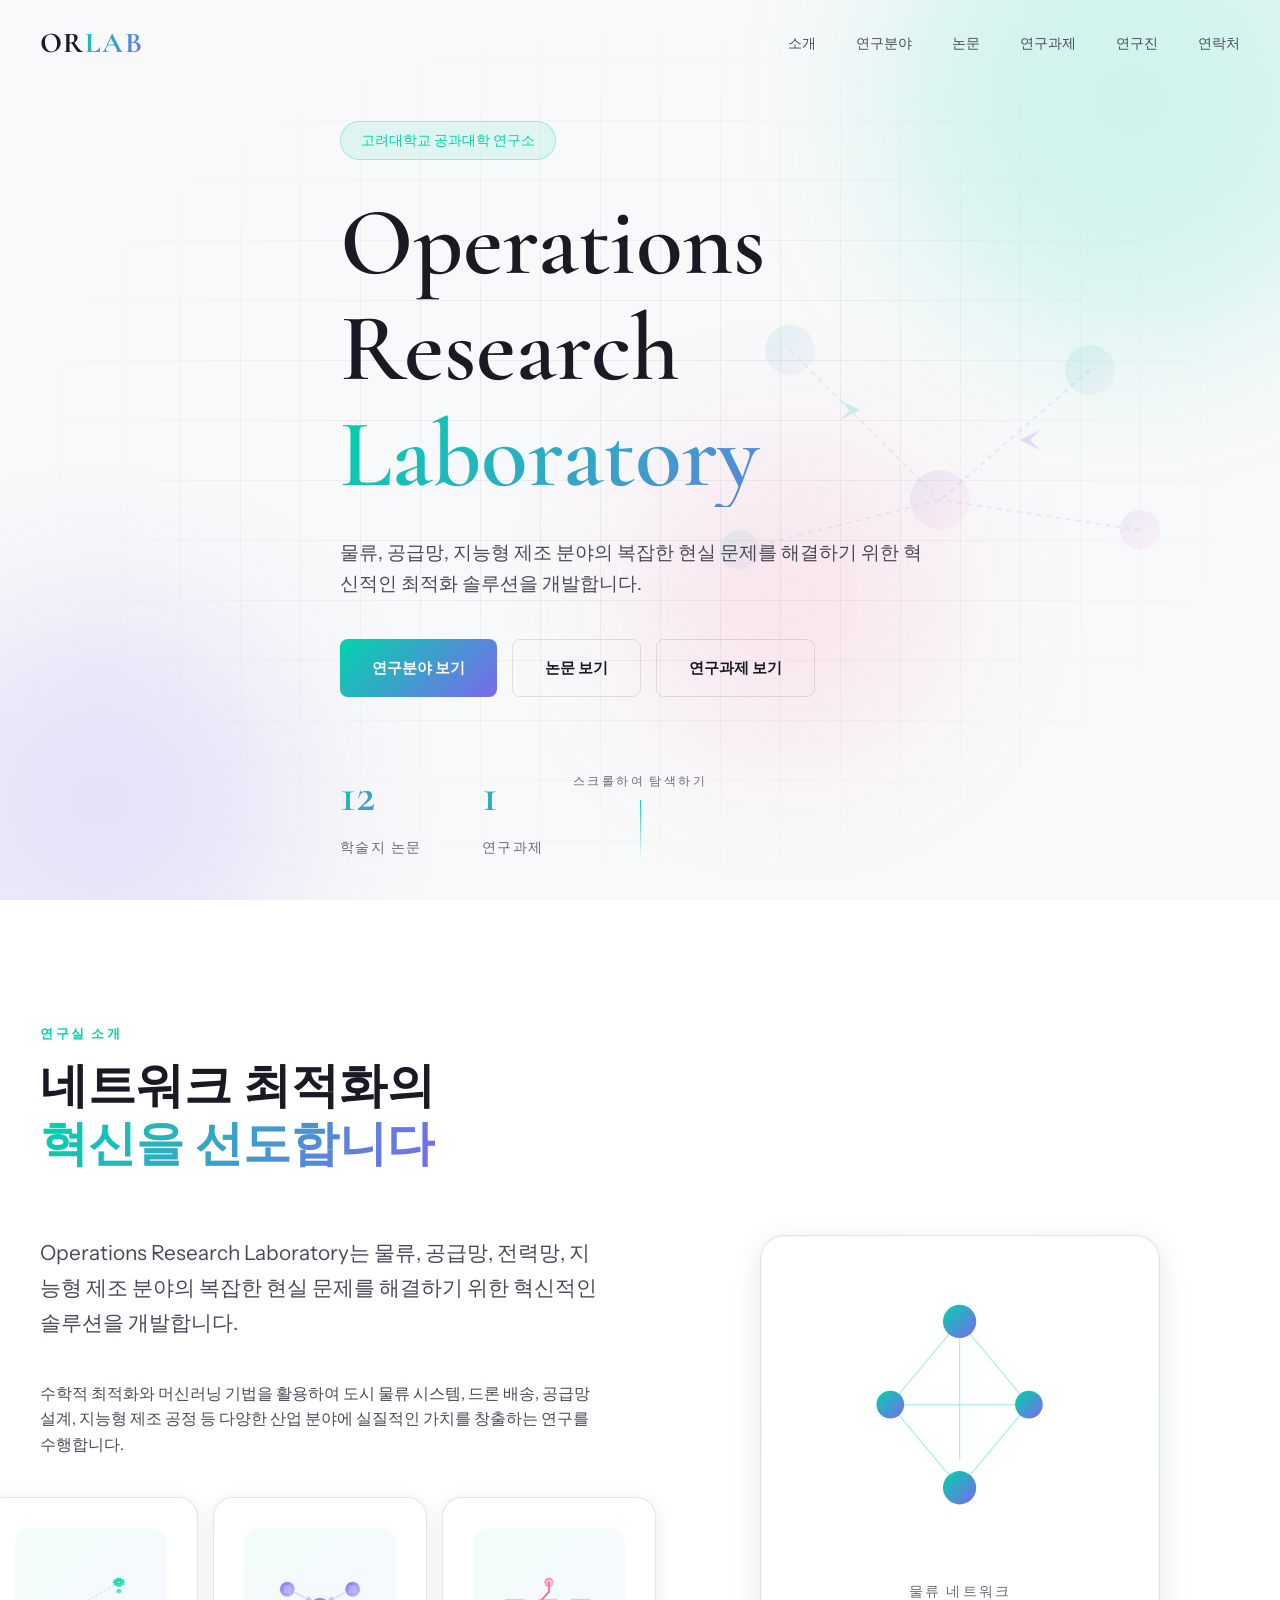
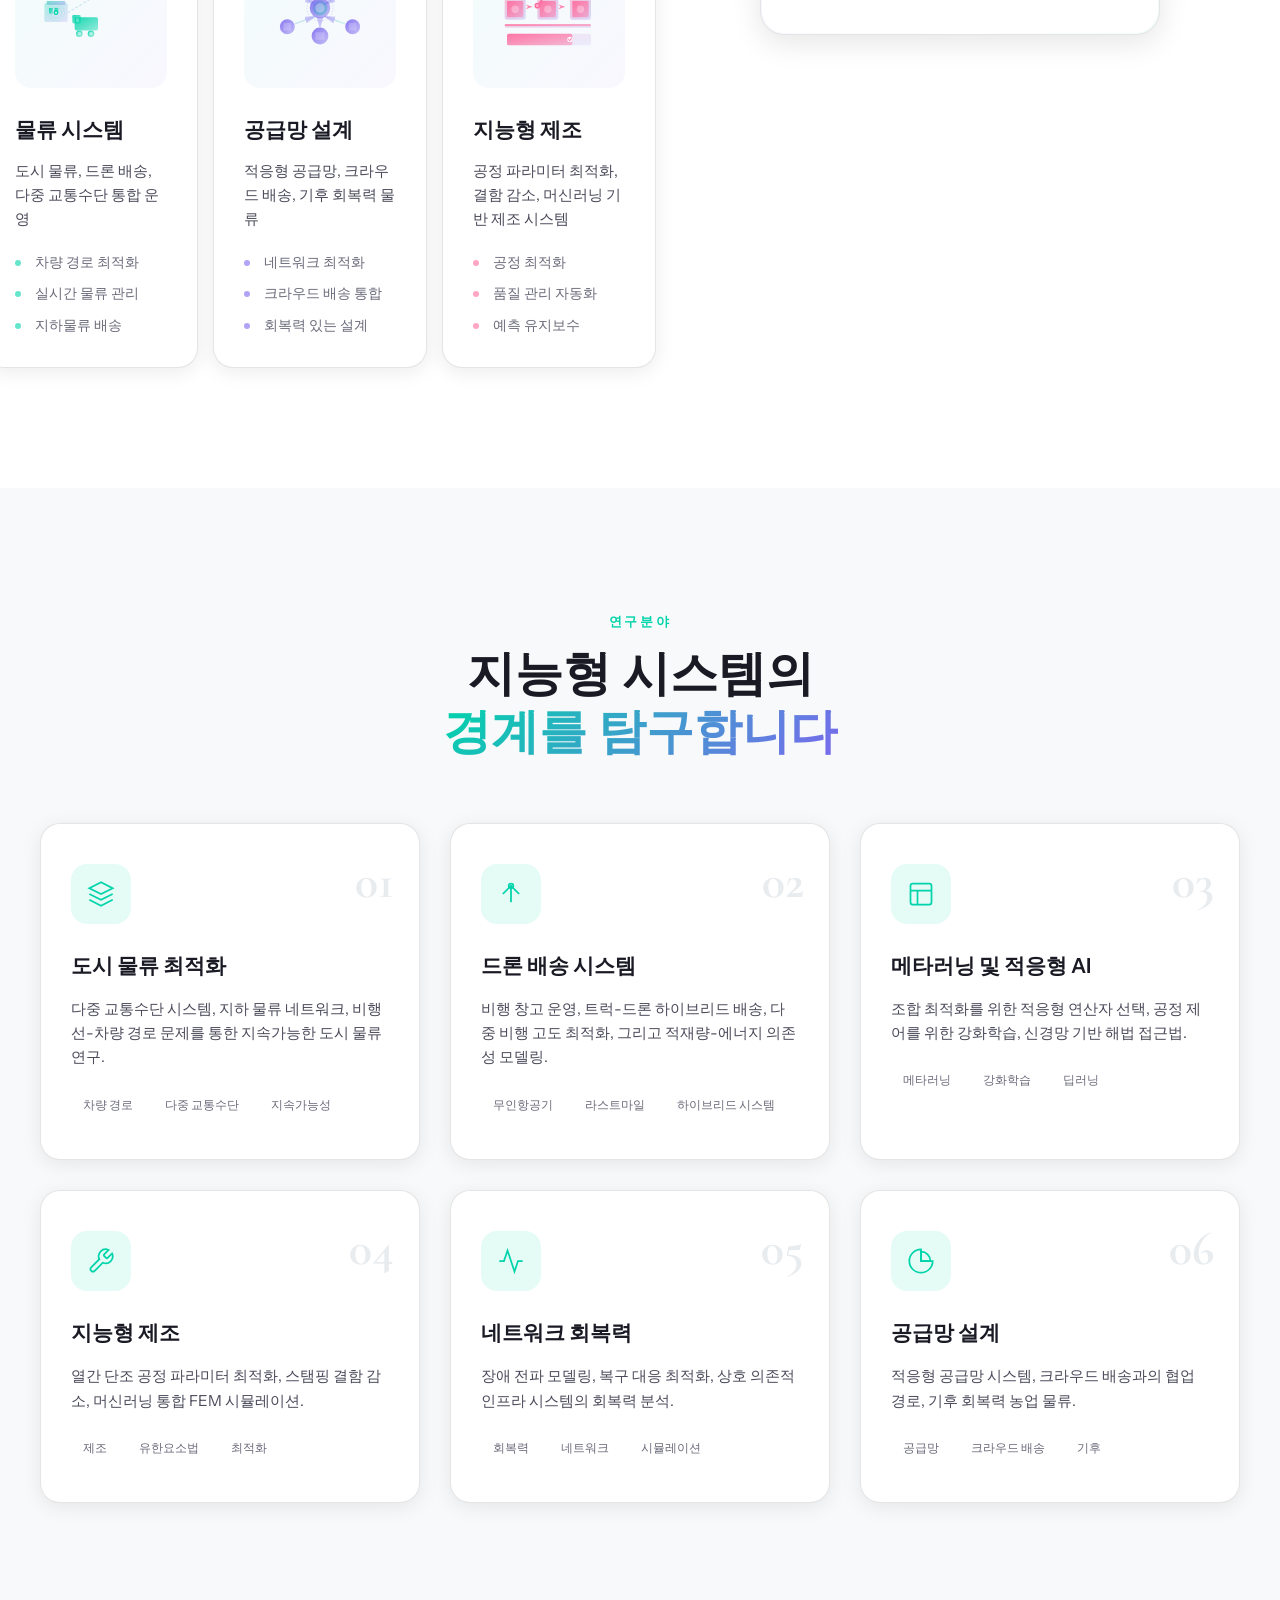
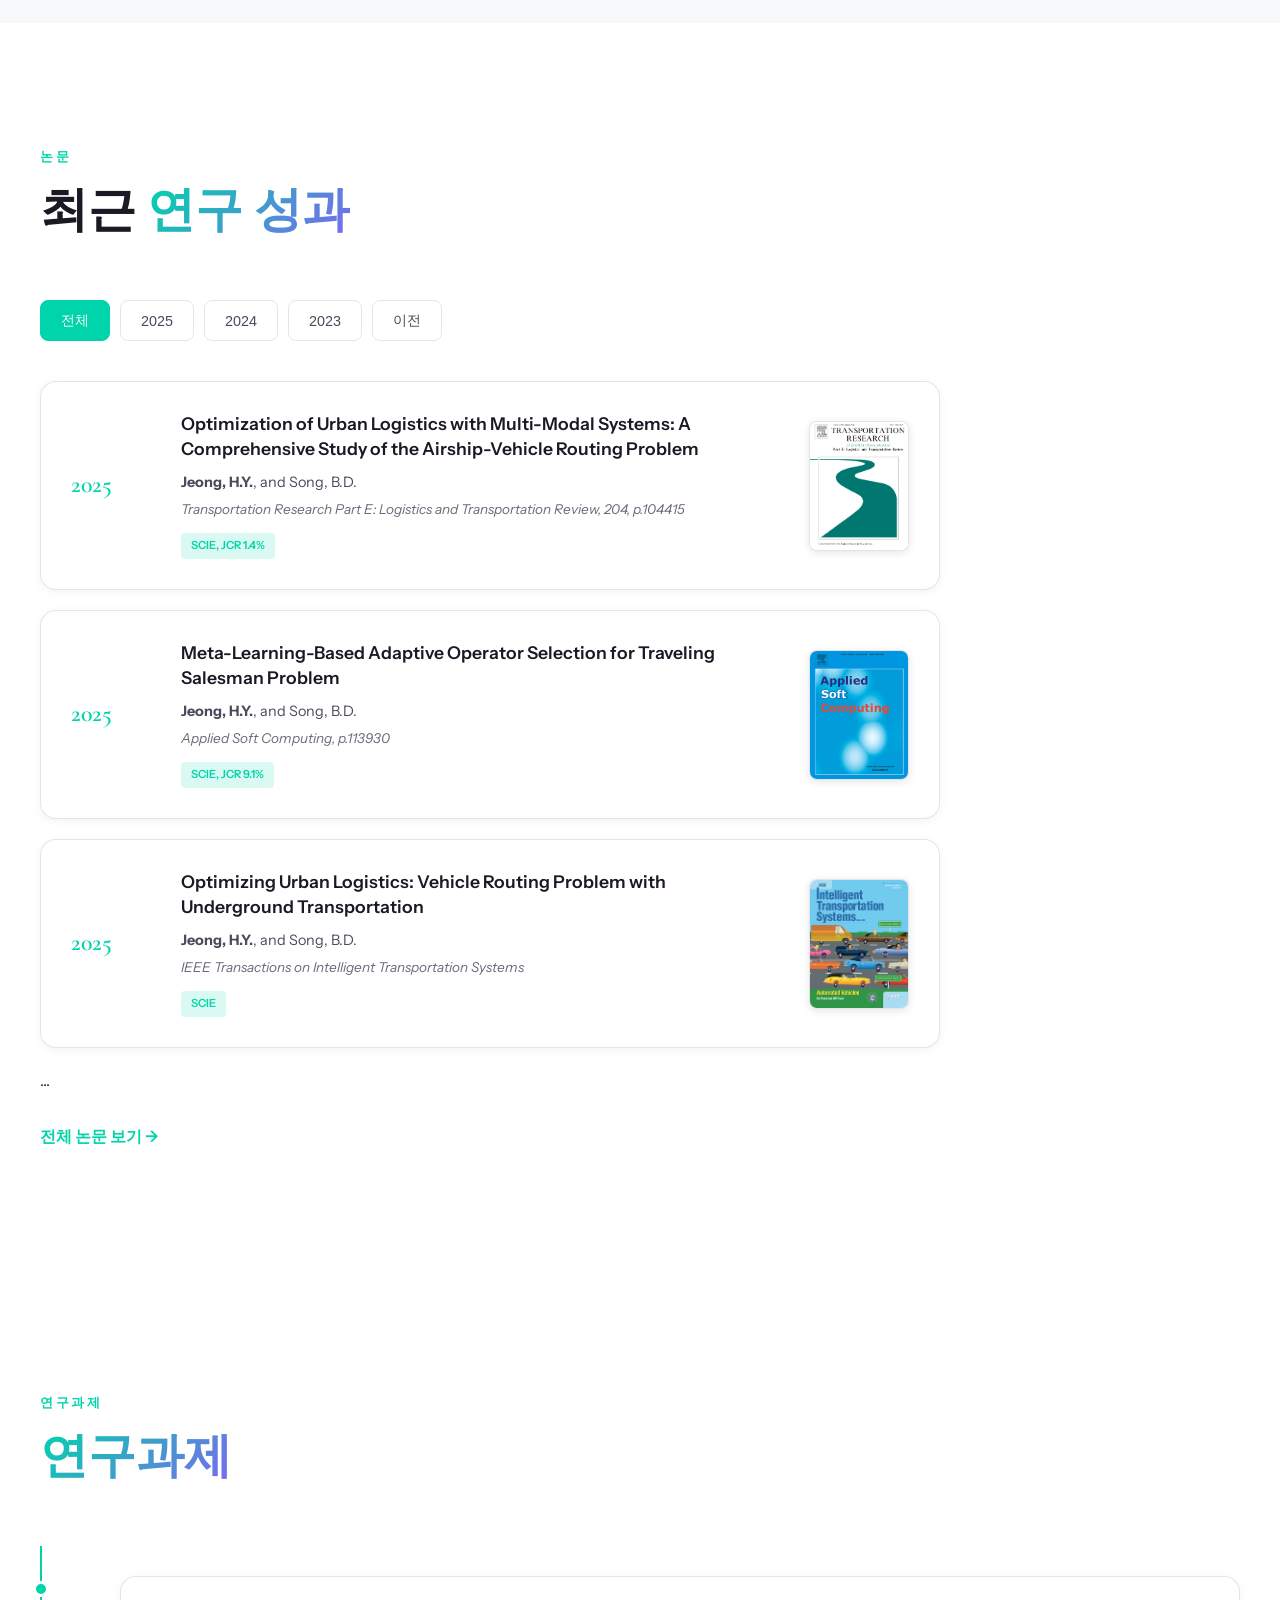
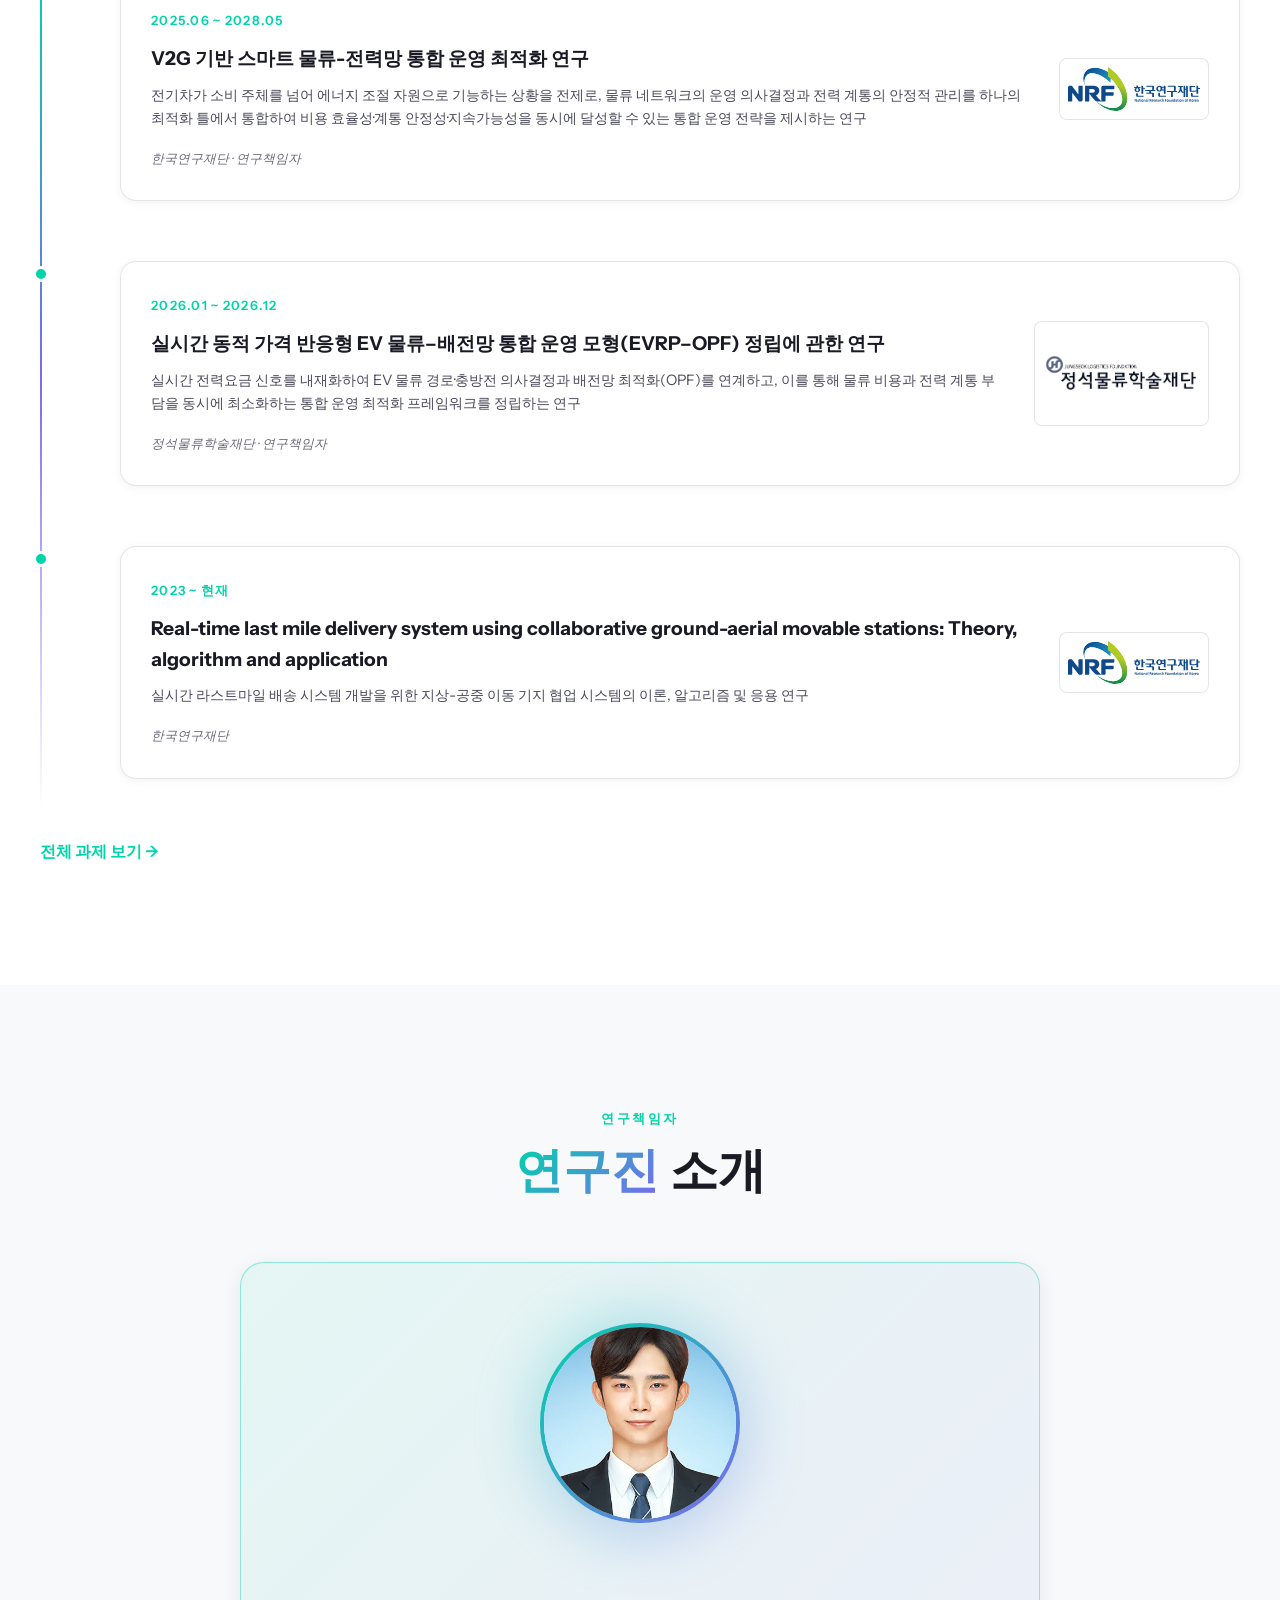
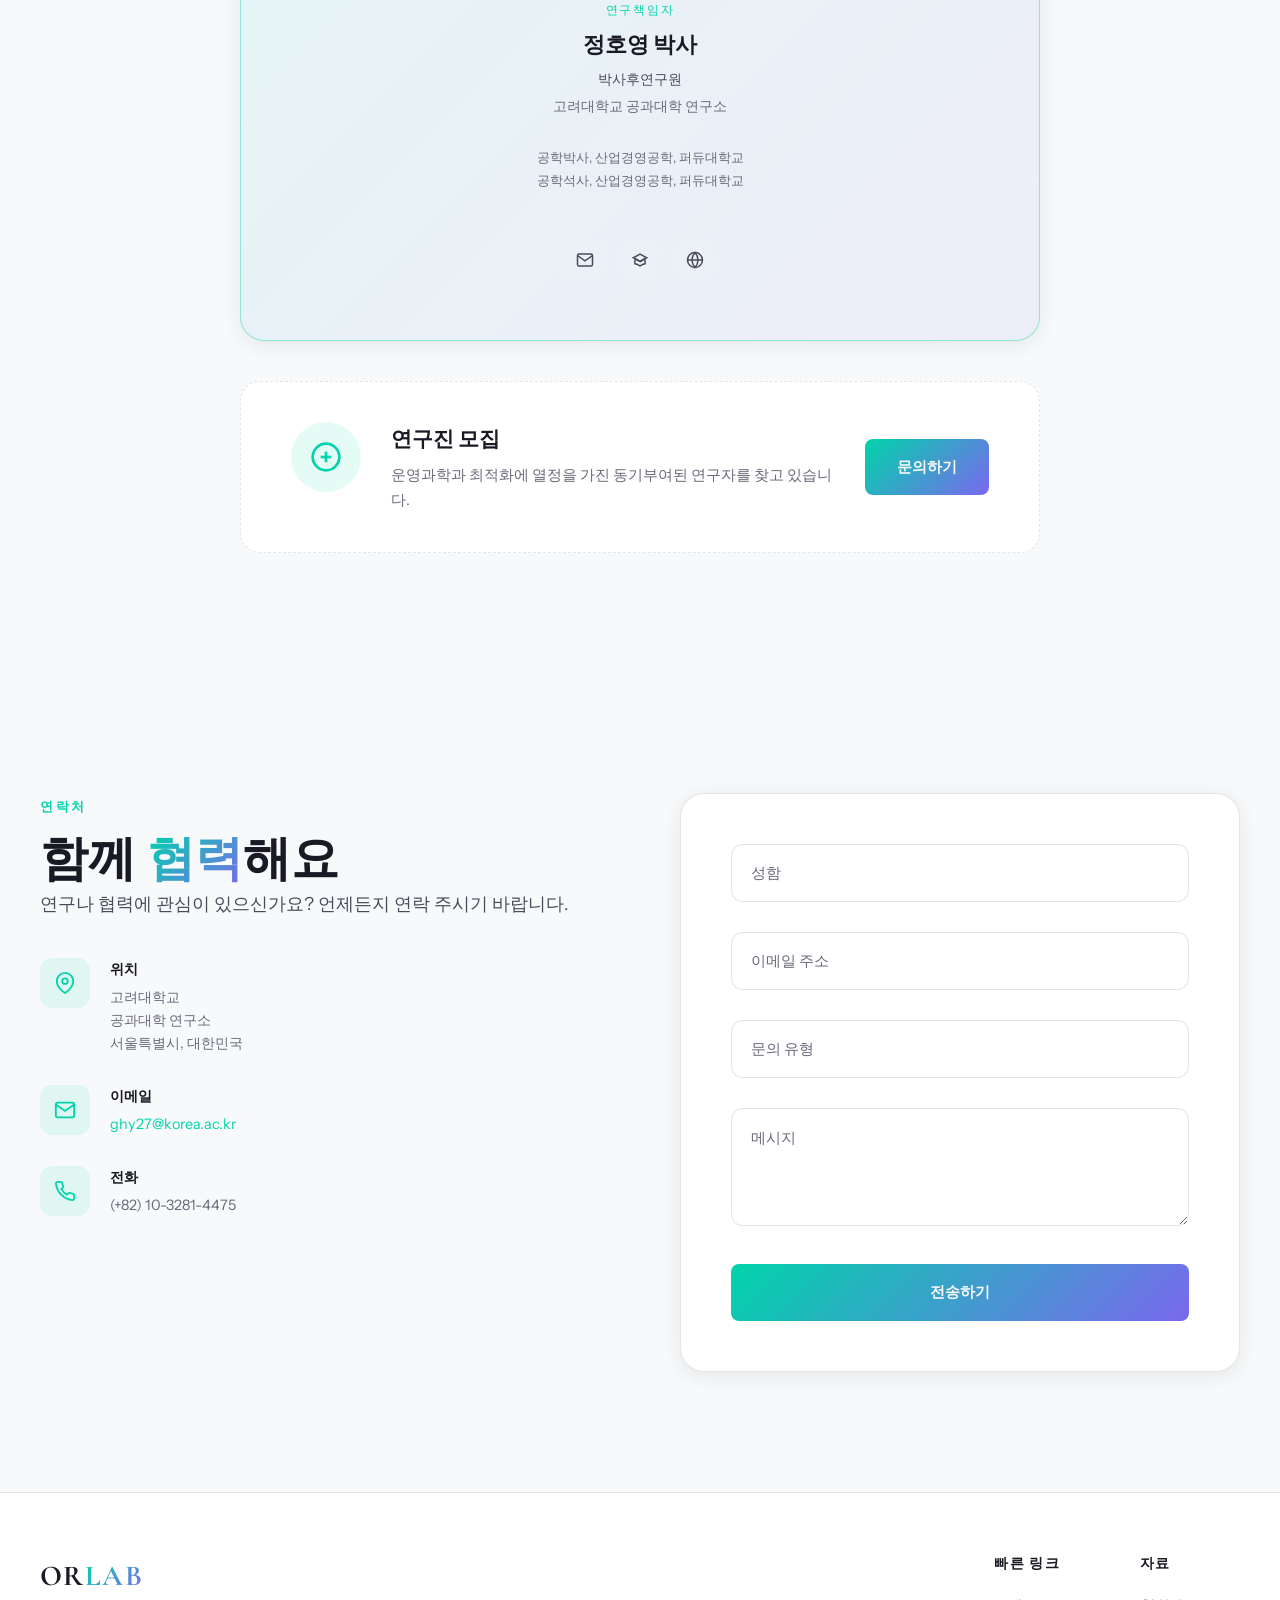
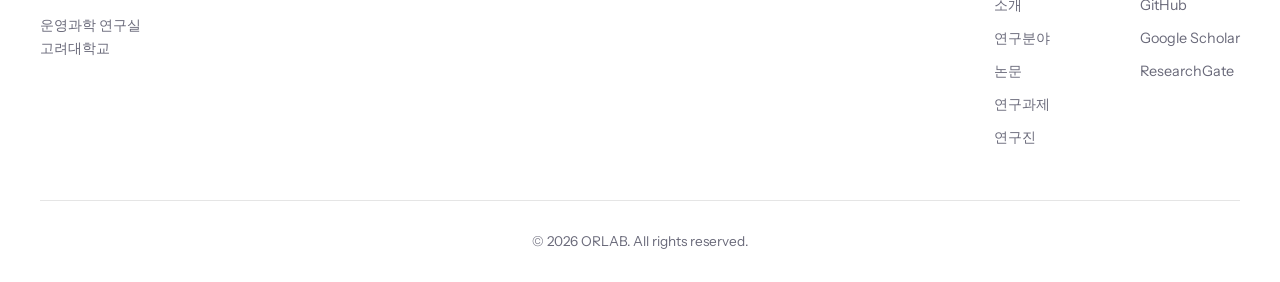
<file: index.html>
<!DOCTYPE html>
<html lang="ko">
<head>
    <meta charset="UTF-8">
    <meta name="viewport" content="width=device-width, initial-scale=1.0">
    <title>ORLAB | 운영과학 연구실</title>
    <link rel="preconnect" href="https://fonts.googleapis.com">
    <link rel="preconnect" href="https://fonts.gstatic.com" crossorigin>
    <link href="https://fonts.googleapis.com/css2?family=Cormorant+Garamond:wght@400;500;600;700&family=Instrument+Sans:wght@400;500;600;700&display=swap" rel="stylesheet">
    <link rel="stylesheet" href="styles.css">
</head>
<body>
    <!-- Navigation -->
    <nav class="navbar">
        <div class="nav-container">
            <a href="#" class="nav-logo">
                <span class="logo-text">OR</span><span class="logo-accent">LAB</span>
            </a>
            <ul class="nav-menu">
                <li><a href="#about" class="nav-link">소개</a></li>
                <li><a href="#research" class="nav-link">연구분야</a></li>
                <li><a href="#publications" class="nav-link">논문</a></li>
                <li><a href="#projects" class="nav-link">연구과제</a></li>
                <li><a href="#team" class="nav-link">연구진</a></li>
                <li><a href="#contact" class="nav-link">연락처</a></li>
            </ul>
            <button class="nav-toggle" aria-label="Toggle menu">
                <span></span>
                <span></span>
                <span></span>
            </button>
        </div>
    </nav>

    <!-- Hero Section -->
    <section class="hero">
        <div class="hero-bg">
            <div class="grid-pattern"></div>
            <div class="gradient-orb orb-1"></div>
            <div class="gradient-orb orb-2"></div>
            <div class="gradient-orb orb-3"></div>
            <div class="hero-illustration">
                <svg viewBox="0 0 600 400" class="hero-svg" preserveAspectRatio="xMidYMid meet">
                    <defs>
                        <linearGradient id="heroGradient1" x1="0%" y1="0%" x2="100%" y2="100%">
                            <stop offset="0%" style="stop-color:#00D4AA;stop-opacity:0.3"/>
                            <stop offset="100%" style="stop-color:#7B68EE;stop-opacity:0.1"/>
                        </linearGradient>
                        <linearGradient id="heroGradient2" x1="0%" y1="0%" x2="100%" y2="100%">
                            <stop offset="0%" style="stop-color:#7B68EE;stop-opacity:0.3"/>
                            <stop offset="100%" style="stop-color:#FF6B9D;stop-opacity:0.1"/>
                        </linearGradient>
                    </defs>
                    <!-- Network nodes and connections -->
                    <circle cx="150" cy="100" r="25" fill="url(#heroGradient1)"/>
                    <circle cx="450" cy="120" r="25" fill="url(#heroGradient1)"/>
                    <circle cx="300" cy="250" r="30" fill="url(#heroGradient2)"/>
                    <circle cx="100" cy="300" r="20" fill="url(#heroGradient1)"/>
                    <circle cx="500" cy="280" r="20" fill="url(#heroGradient2)"/>
                    <!-- Connection lines -->
                    <line x1="150" y1="100" x2="300" y2="250" stroke="#00D4AA" stroke-width="2" opacity="0.3" stroke-dasharray="5,5"/>
                    <line x1="450" y1="120" x2="300" y2="250" stroke="#7B68EE" stroke-width="2" opacity="0.3" stroke-dasharray="5,5"/>
                    <line x1="100" y1="300" x2="300" y2="250" stroke="#00D4AA" stroke-width="2" opacity="0.3" stroke-dasharray="5,5"/>
                    <line x1="500" y1="280" x2="300" y2="250" stroke="#7B68EE" stroke-width="2" opacity="0.3" stroke-dasharray="5,5"/>
                    <!-- Data flow arrows -->
                    <path d="M200 150 L220 160 L200 170 L210 160 Z" fill="#00D4AA" opacity="0.5"/>
                    <path d="M400 180 L380 190 L400 200 L390 190 Z" fill="#7B68EE" opacity="0.5"/>
                </svg>
            </div>
        </div>
        <div class="hero-content">
            <div class="hero-badge">고려대학교 공과대학 연구소</div>
            <h1 class="hero-title">
                <span class="title-line">Operations</span>
                <span class="title-line">Research</span>
                <span class="title-line accent">Laboratory</span>
            </h1>
            <p class="hero-subtitle">
                물류, 공급망, 지능형 제조 분야의 복잡한 현실 문제를 해결하기 위한 
                혁신적인 최적화 솔루션을 개발합니다.
            </p>
            <div class="hero-cta">
                <a href="#research" class="btn btn-primary">연구분야 보기</a>
                <a href="#publications" class="btn btn-secondary">논문 보기</a>
                <a href="#projects" class="btn btn-secondary">연구과제 보기</a>
            </div>
            <div class="hero-stats">
                <div class="stat">
                    <span class="stat-number" data-count="17">0</span>
                    <span class="stat-label">학술지 논문</span>
                </div>
                <div class="stat">
                    <span class="stat-number" data-count="2">0</span>
                    <span class="stat-label">연구과제</span>
                </div>
            </div>
        </div>
        <div class="scroll-indicator">
            <span>스크롤하여 탐색하기</span>
            <div class="scroll-line"></div>
        </div>
    </section>

    <!-- About Section -->
    <section id="about" class="section about">
        <div class="container">
            <a href="#" class="home-button" title="맨 위로">
                <svg viewBox="0 0 24 24" fill="none" stroke="currentColor" stroke-width="2">
                    <path d="M18 15l-6-6-6 6"/>
                    <path d="M12 3v18"/>
                </svg>
            </a>
            <div class="section-header">
                <span class="section-tag">연구실 소개</span>
                <h2 class="section-title">네트워크 최적화의<br><span class="highlight">혁신을 선도합니다</span></h2>
            </div>
            <div class="about-grid">
                <div class="about-content">
                    <p class="about-lead">
                        Operations Research Laboratory는 물류, 공급망, 전력망, 지능형 제조 분야의 
                        복잡한 현실 문제를 해결하기 위한 혁신적인 솔루션을 개발합니다.
                    </p>
                    <p>
                        수학적 최적화와 머신러닝 기법을 활용하여 도시 물류 시스템, 드론 배송, 
                        공급망 설계, 지능형 제조 공정 등 다양한 산업 분야에 실질적인 가치를 
                        창출하는 연구를 수행합니다.
                    </p>
                    <div class="about-features-grid">
                        <div class="feature-card">
                            <div class="feature-illustration">
                                <!-- NanoBanana Image: Replace with generated image -->
                                <!-- <img src="images/logistics-system.jpg" alt="물류 시스템" class="feature-image"> -->
                                <svg viewBox="0 0 240 180" class="feature-svg">
                                    <defs>
                                        <linearGradient id="logisticsGradient" x1="0%" y1="0%" x2="100%" y2="100%">
                                            <stop offset="0%" style="stop-color:#00D4AA;stop-opacity:0.9"/>
                                            <stop offset="100%" style="stop-color:#00D4AA;stop-opacity:0.4"/>
                                        </linearGradient>
                                        <linearGradient id="logisticsGradient2" x1="0%" y1="0%" x2="100%" y2="100%">
                                            <stop offset="0%" style="stop-color:#00D4AA;stop-opacity:0.6"/>
                                            <stop offset="100%" style="stop-color:#7B68EE;stop-opacity:0.3"/>
                                        </linearGradient>
                                    </defs>
                                    <!-- Warehouse -->
                                    <rect x="20" y="80" width="50" height="40" rx="3" fill="url(#logisticsGradient2)" opacity="0.5"/>
                                    <rect x="25" y="75" width="40" height="8" rx="2" fill="url(#logisticsGradient2)"/>
                                    <rect x="30" y="90" width="8" height="12" fill="url(#logisticsGradient)"/>
                                    <rect x="42" y="90" width="8" height="12" fill="url(#logisticsGradient)"/>
                                    <!-- Delivery Truck -->
                                    <rect x="85" y="110" width="50" height="28" rx="4" fill="url(#logisticsGradient)"/>
                                    <rect x="80" y="105" width="18" height="18" rx="3" fill="url(#logisticsGradient)"/>
                                    <rect x="88" y="112" width="6" height="8" fill="#ffffff" opacity="0.3"/>
                                    <circle cx="95" cy="145" r="7" fill="url(#logisticsGradient)"/>
                                    <circle cx="95" cy="145" r="4" fill="#ffffff" opacity="0.5"/>
                                    <circle cx="120" cy="145" r="7" fill="url(#logisticsGradient)"/>
                                    <circle cx="120" cy="145" r="4" fill="#ffffff" opacity="0.5"/>
                                    <!-- Drone with package -->
                                    <path d="M165 35 L180 25 L195 35 L180 45 Z" fill="url(#logisticsGradient)"/>
                                    <circle cx="180" cy="35" r="10" fill="url(#logisticsGradient)"/>
                                    <circle cx="180" cy="35" r="6" fill="#ffffff" opacity="0.4"/>
                                    <rect x="175" y="50" width="10" height="8" rx="2" fill="url(#logisticsGradient)"/>
                                    <!-- Propellers -->
                                    <circle cx="170" cy="30" r="2" fill="#00D4AA" opacity="0.6"/>
                                    <circle cx="190" cy="30" r="2" fill="#00D4AA" opacity="0.6"/>
                                    <circle cx="170" cy="40" r="2" fill="#00D4AA" opacity="0.6"/>
                                    <circle cx="190" cy="40" r="2" fill="#00D4AA" opacity="0.6"/>
                                    <!-- Route path -->
                                    <path d="M70 100 Q120 70 180 35" stroke="url(#logisticsGradient2)" stroke-width="2.5" fill="none" opacity="0.5" stroke-dasharray="6,4"/>
                                    <!-- Location markers -->
                                    <circle cx="45" cy="100" r="5" fill="#00D4AA"/>
                                    <circle cx="45" cy="100" r="2" fill="#ffffff"/>
                                    <circle cx="180" cy="35" r="5" fill="#00D4AA"/>
                                    <circle cx="180" cy="35" r="2" fill="#ffffff"/>
                                    <!-- GPS signal waves -->
                                    <circle cx="45" cy="100" r="12" fill="none" stroke="#00D4AA" stroke-width="1" opacity="0.3"/>
                                    <circle cx="45" cy="100" r="18" fill="none" stroke="#00D4AA" stroke-width="1" opacity="0.2"/>
                                </svg>
                            </div>
                            <div class="feature-content">
                                <h4>물류 시스템</h4>
                                <p>도시 물류, 드론 배송, 다중 교통수단 통합 운영 </p>
                                <ul class="feature-list">
                                    <li>차량 경로 최적화</li>
                                    <li>실시간 물류 관리</li>
                                    <li>지하물류 배송</li>
                                </ul>
                            </div>
                        </div>
                        <div class="feature-card">
                            <div class="feature-illustration">
                                <!-- NanoBanana Image: Replace with generated image -->
                                <!-- <img src="images/supply-chain.jpg" alt="공급망 설계" class="feature-image"> -->
                                <svg viewBox="0 0 240 180" class="feature-svg">
                                    <defs>
                                        <linearGradient id="supplyGradient" x1="0%" y1="0%" x2="100%" y2="100%">
                                            <stop offset="0%" style="stop-color:#7B68EE;stop-opacity:0.9"/>
                                            <stop offset="100%" style="stop-color:#7B68EE;stop-opacity:0.4"/>
                                        </linearGradient>
                                        <linearGradient id="supplyGradient2" x1="0%" y1="0%" x2="100%" y2="100%">
                                            <stop offset="0%" style="stop-color:#7B68EE;stop-opacity:0.6"/>
                                            <stop offset="100%" style="stop-color:#00D4AA;stop-opacity:0.3"/>
                                        </linearGradient>
                                    </defs>
                                    <!-- Central Hub -->
                                    <circle cx="120" cy="90" r="22" fill="url(#supplyGradient)"/>
                                    <circle cx="120" cy="90" r="16" fill="url(#supplyGradient2)"/>
                                    <circle cx="120" cy="90" r="10" fill="#ffffff" opacity="0.3"/>
                                    <!-- Supplier nodes -->
                                    <circle cx="50" cy="50" r="16" fill="url(#supplyGradient)"/>
                                    <rect x="42" y="42" width="16" height="16" rx="2" fill="#ffffff" opacity="0.2"/>
                                    <circle cx="190" cy="50" r="16" fill="url(#supplyGradient)"/>
                                    <rect x="182" y="42" width="16" height="16" rx="2" fill="#ffffff" opacity="0.2"/>
                                    <circle cx="50" cy="130" r="16" fill="url(#supplyGradient)"/>
                                    <rect x="42" y="122" width="16" height="16" rx="2" fill="#ffffff" opacity="0.2"/>
                                    <circle cx="190" cy="130" r="16" fill="url(#supplyGradient)"/>
                                    <rect x="182" y="122" width="16" height="16" rx="2" fill="#ffffff" opacity="0.2"/>
                                    <!-- Distribution center -->
                                    <circle cx="120" cy="150" r="18" fill="url(#supplyGradient)"/>
                                    <rect x="110" y="142" width="20" height="16" rx="2" fill="#ffffff" opacity="0.2"/>
                                    <!-- Connection lines with arrows -->
                                    <path d="M66 56 L110 82" stroke="url(#supplyGradient2)" stroke-width="2.5" fill="none" opacity="0.6" marker-end="url(#arrowhead)"/>
                                    <path d="M174 56 L130 82" stroke="url(#supplyGradient2)" stroke-width="2.5" fill="none" opacity="0.6" marker-end="url(#arrowhead)"/>
                                    <path d="M66 124 L110 108" stroke="url(#supplyGradient2)" stroke-width="2.5" fill="none" opacity="0.6" marker-end="url(#arrowhead)"/>
                                    <path d="M174 124 L130 108" stroke="url(#supplyGradient2)" stroke-width="2.5" fill="none" opacity="0.6" marker-end="url(#arrowhead)"/>
                                    <path d="M120 112 L120 132" stroke="url(#supplyGradient2)" stroke-width="2.5" fill="none" opacity="0.6" marker-end="url(#arrowhead)"/>
                                    <!-- Arrow marker definition -->
                                    <defs>
                                        <marker id="arrowhead" markerWidth="10" markerHeight="10" refX="9" refY="3" orient="auto">
                                            <polygon points="0 0, 10 3, 0 6" fill="#7B68EE" opacity="0.6"/>
                                        </marker>
                                    </defs>
                                    <!-- Data flow indicators -->
                                    <circle cx="120" cy="90" r="28" fill="none" stroke="#7B68EE" stroke-width="1.5" opacity="0.3" stroke-dasharray="3,3"/>
                                </svg>
                            </div>
                            <div class="feature-content">
                                <h4>공급망 설계</h4>
                                <p>적응형 공급망, 크라우드 배송, 기후 회복력 물류 </p>
                                <ul class="feature-list">
                                    <li>네트워크 최적화</li>
                                    <li>크라우드 배송 통합</li>
                                    <li>회복력 있는 설계</li>
                                </ul>
                            </div>
                        </div>
                        <div class="feature-card">
                            <div class="feature-illustration">
                                <!-- NanoBanana Image: Replace with generated image -->
                                <!-- <img src="images/intelligent-manufacturing.jpg" alt="지능형 제조" class="feature-image"> -->
                                <svg viewBox="0 0 240 180" class="feature-svg">
                                    <defs>
                                        <linearGradient id="manufacturingGradient" x1="0%" y1="0%" x2="100%" y2="100%">
                                            <stop offset="0%" style="stop-color:#FF6B9D;stop-opacity:0.9"/>
                                            <stop offset="100%" style="stop-color:#FF6B9D;stop-opacity:0.4"/>
                                        </linearGradient>
                                        <linearGradient id="manufacturingGradient2" x1="0%" y1="0%" x2="100%" y2="100%">
                                            <stop offset="0%" style="stop-color:#FF6B9D;stop-opacity:0.6"/>
                                            <stop offset="100%" style="stop-color:#7B68EE;stop-opacity:0.3"/>
                                        </linearGradient>
                                    </defs>
                                    <!-- Production line stations -->
                                    <rect x="25" y="70" width="45" height="45" rx="5" fill="url(#manufacturingGradient2)" opacity="0.7"/>
                                    <rect x="30" y="75" width="35" height="35" rx="3" fill="url(#manufacturingGradient)"/>
                                    <circle cx="47.5" cy="92.5" r="8" fill="#ffffff" opacity="0.3"/>
                                    
                                    <rect x="95" y="70" width="45" height="45" rx="5" fill="url(#manufacturingGradient2)" opacity="0.7"/>
                                    <rect x="100" y="75" width="35" height="35" rx="3" fill="url(#manufacturingGradient)"/>
                                    <circle cx="117.5" cy="92.5" r="8" fill="#ffffff" opacity="0.3"/>
                                    
                                    <rect x="165" y="70" width="45" height="45" rx="5" fill="url(#manufacturingGradient2)" opacity="0.7"/>
                                    <rect x="170" y="75" width="35" height="35" rx="3" fill="url(#manufacturingGradient)"/>
                                    <circle cx="187.5" cy="92.5" r="8" fill="#ffffff" opacity="0.3"/>
                                    
                                    <!-- Conveyor belt -->
                                    <rect x="25" y="125" width="185" height="8" rx="4" fill="url(#manufacturingGradient2)" opacity="0.4"/>
                                    <rect x="25" y="125" width="185" height="4" rx="2" fill="url(#manufacturingGradient)"/>
                                    
                                    <!-- Process flow arrows -->
                                    <path d="M70 92.5 L85 87.5 L70 82.5 L75 87.5 Z" fill="#FF6B9D" opacity="0.8"/>
                                    <path d="M140 92.5 L155 87.5 L140 82.5 L145 87.5 Z" fill="#FF6B9D" opacity="0.8"/>
                                    
                                    <!-- Robotic arm -->
                                    <circle cx="120" cy="35" r="10" fill="url(#manufacturingGradient)"/>
                                    <circle cx="120" cy="35" r="6" fill="#ffffff" opacity="0.4"/>
                                    <line x1="120" y1="35" x2="120" y2="55" stroke="#FF6B9D" stroke-width="4" stroke-linecap="round"/>
                                    <line x1="120" y1="55" x2="105" y2="72" stroke="#FF6B9D" stroke-width="4" stroke-linecap="round"/>
                                    <line x1="105" y1="72" x2="95" y2="85" stroke="#FF6B9D" stroke-width="3" stroke-linecap="round"/>
                                    <circle cx="95" cy="85" r="6" fill="#FF6B9D"/>
                                    <circle cx="95" cy="85" r="3" fill="#ffffff" opacity="0.5"/>
                                    
                                    <!-- Quality control indicator -->
                                    <rect x="30" y="145" width="180" height="25" rx="4" fill="url(#manufacturingGradient2)" opacity="0.3"/>
                                    <rect x="30" y="145" width="140" height="25" rx="4" fill="url(#manufacturingGradient)"/>
                                    <circle cx="165" cy="157.5" r="6" fill="#ffffff" opacity="0.8"/>
                                    <path d="M162 157.5 L164.5 160 L168 155.5" stroke="#FF6B9D" stroke-width="2" fill="none" stroke-linecap="round"/>
                                </svg>
                            </div>
                            <div class="feature-content">
                                <h4>지능형 제조</h4>
                                <p>공정 파라미터 최적화, 결함 감소, 머신러닝 기반 제조 시스템</p>
                                <ul class="feature-list">
                                    <li>공정 최적화</li>
                                    <li>품질 관리 자동화</li>
                                    <li>예측 유지보수</li>
                                </ul>
                            </div>
                        </div>
                    </div>
                </div>
                <div class="about-visual">
                    <div class="visual-card">
                        <div class="card-glow"></div>
                        <div class="visual-content">
                            <div class="network-animation">
                                <svg viewBox="0 0 200 200" class="network-svg">
                                    <defs>
                                        <linearGradient id="nodeGradient" x1="0%" y1="0%" x2="100%" y2="100%">
                                            <stop offset="0%" style="stop-color:#00D4AA"/>
                                            <stop offset="100%" style="stop-color:#7B68EE"/>
                                        </linearGradient>
                                    </defs>
                                    <!-- Network lines -->
                                    <line x1="100" y1="40" x2="50" y2="100" class="network-line"/>
                                    <line x1="100" y1="40" x2="150" y2="100" class="network-line"/>
                                    <line x1="50" y1="100" x2="100" y2="160" class="network-line"/>
                                    <line x1="150" y1="100" x2="100" y2="160" class="network-line"/>
                                    <line x1="50" y1="100" x2="150" y2="100" class="network-line"/>
                                    <line x1="100" y1="40" x2="100" y2="160" class="network-line"/>
                                    <!-- Network nodes -->
                                    <circle cx="100" cy="40" r="12" class="network-node node-1"/>
                                    <circle cx="50" cy="100" r="10" class="network-node node-2"/>
                                    <circle cx="150" cy="100" r="10" class="network-node node-3"/>
                                    <circle cx="100" cy="160" r="12" class="network-node node-4"/>
                                </svg>
                            </div>
                            <div class="visual-label">물류 네트워크</div>
                        </div>
                    </div>
                </div>
            </div>
        </div>
    </section>

    <!-- Research Section -->
    <section id="research" class="section research">
        <div class="container">
            <div class="section-header center">
                <span class="section-tag">연구분야</span>
                <h2 class="section-title">지능형 시스템의<br><span class="highlight">경계를 탐구합니다</span></h2>
            </div>
            <div class="research-grid">
                <article class="research-card">
                    <div class="card-number">01</div>
                    <div class="card-icon">
                        <svg viewBox="0 0 24 24" fill="none" stroke="currentColor" stroke-width="1.5">
                            <path d="M12 2L2 7l10 5 10-5-10-5z"/>
                            <path d="M2 17l10 5 10-5"/>
                            <path d="M2 12l10 5 10-5"/>
                        </svg>
                    </div>
                    <h3>도시 물류 최적화</h3>
                    <p>다중 교통수단 시스템, 지하 물류 네트워크, 비행선-차량 경로 문제를 통한 지속가능한 도시 물류 연구.</p>
                    <div class="card-tags">
                        <span>차량 경로</span>
                        <span>다중 교통수단</span>
                        <span>지속가능성</span>
                    </div>
                </article>
                <article class="research-card">
                    <div class="card-number">02</div>
                    <div class="card-icon">
                        <svg viewBox="0 0 24 24" fill="none" stroke="currentColor" stroke-width="1.5">
                            <path d="M12 19V5M5 12l7-7 7 7"/>
                            <circle cx="12" cy="5" r="2"/>
                        </svg>
                    </div>
                    <h3>드론 배송 시스템</h3>
                    <p>비행 창고 운영, 트럭-드론 하이브리드 배송, 다중 비행 고도 최적화, 그리고 적재량-에너지 의존성 모델링.</p>
                    <div class="card-tags">
                        <span>무인항공기</span>
                        <span>라스트마일</span>
                        <span>하이브리드 시스템</span>
                    </div>
                </article>
                <article class="research-card">
                    <div class="card-number">03</div>
                    <div class="card-icon">
                        <svg viewBox="0 0 24 24" fill="none" stroke="currentColor" stroke-width="1.5">
                            <rect x="3" y="3" width="18" height="18" rx="2"/>
                            <path d="M3 9h18M9 21V9"/>
                        </svg>
                    </div>
                    <h3>메타러닝 및 적응형 AI</h3>
                    <p>조합 최적화를 위한 적응형 연산자 선택, 공정 제어를 위한 강화학습, 신경망 기반 해법 접근법.</p>
                    <div class="card-tags">
                        <span>메타러닝</span>
                        <span>강화학습</span>
                        <span>딥러닝</span>
                    </div>
                </article>
                <article class="research-card">
                    <div class="card-number">04</div>
                    <div class="card-icon">
                        <svg viewBox="0 0 24 24" fill="none" stroke="currentColor" stroke-width="1.5">
                            <path d="M14.7 6.3a1 1 0 0 0 0 1.4l1.6 1.6a1 1 0 0 0 1.4 0l3.77-3.77a6 6 0 0 1-7.94 7.94l-6.91 6.91a2.12 2.12 0 0 1-3-3l6.91-6.91a6 6 0 0 1 7.94-7.94l-3.76 3.76z"/>
                        </svg>
                    </div>
                    <h3>지능형 제조</h3>
                    <p>열간 단조 공정 파라미터 최적화, 스탬핑 결함 감소, 머신러닝 통합 FEM 시뮬레이션.</p>
                    <div class="card-tags">
                        <span>제조</span>
                        <span>유한요소법</span>
                        <span>최적화</span>
                    </div>
                </article>
                <article class="research-card">
                    <div class="card-number">05</div>
                    <div class="card-icon">
                        <svg viewBox="0 0 24 24" fill="none" stroke="currentColor" stroke-width="1.5">
                            <path d="M22 12h-4l-3 9L9 3l-3 9H2"/>
                        </svg>
                    </div>
                    <h3>네트워크 회복력</h3>
                    <p>장애 전파 모델링, 복구 대응 최적화, 상호 의존적 인프라 시스템의 회복력 분석.</p>
                    <div class="card-tags">
                        <span>회복력</span>
                        <span>네트워크</span>
                        <span>시뮬레이션</span>
                    </div>
                </article>
                <article class="research-card">
                    <div class="card-number">06</div>
                    <div class="card-icon">
                        <svg viewBox="0 0 24 24" fill="none" stroke="currentColor" stroke-width="1.5">
                            <path d="M12 2a10 10 0 1 0 10 10H12V2z"/>
                            <path d="M20 12a8 8 0 0 0-8-8v8h8z"/>
                        </svg>
                    </div>
                    <h3>공급망 설계</h3>
                    <p>적응형 공급망 시스템, 크라우드 배송과의 협업 경로, 기후 회복력 농업 물류.</p>
                    <div class="card-tags">
                        <span>공급망</span>
                        <span>크라우드 배송</span>
                        <span>기후</span>
                    </div>
                </article>
            </div>
        </div>
    </section>

    <!-- Publications Section -->
    <section id="publications" class="section publications">
        <div class="container">
            <div class="section-header">
                <span class="section-tag">논문</span>
                <h2 class="section-title">최근 <span class="highlight">연구 성과</span></h2>
            </div>
            <div class="publications-wrapper">
                <div class="pub-filters">
                    <button class="filter-btn active" data-filter="all">전체</button>
                    <button class="filter-btn" data-filter="2025">2025</button>
                    <button class="filter-btn" data-filter="2024">2024</button>
                    <button class="filter-btn" data-filter="2023">2023</button>
                    <button class="filter-btn" data-filter="earlier">이전</button>
                </div>
                <div class="publications-list">
                    <article class="pub-item" data-year="2025">
                        <div class="pub-year">2025</div>
                        <div class="pub-content">
                            <h4><a href="https://doi.org/10.1016/j.tre.2025.104415" target="_blank" rel="noopener noreferrer">Optimization of Urban Logistics with Multi-Modal Systems: A Comprehensive Study of the Airship-Vehicle Routing Problem</a></h4>
                            <p class="pub-authors"><strong>Jeong, H.Y.</strong>, and Song, B.D.</p>
                            <p class="pub-journal">Transportation Research Part E: Logistics and Transportation Review, 204, p.104415</p>
                            <span class="pub-badge">SCIE, JCR 1.4%</span>
                        </div>
                        <div class="pub-cover">
                            <img src="figures/journal/TRE.jpg" alt="Transportation Research Part E" class="journal-cover">
                        </div>
                    </article>
                    <article class="pub-item" data-year="2025">
                        <div class="pub-year">2025</div>
                        <div class="pub-content">
                            <h4><a href="https://doi.org/10.1016/j.asoc.2025.113030" target="_blank" rel="noopener noreferrer">Meta-Learning-Based Adaptive Operator Selection for Traveling Salesman Problem</a></h4>
                            <p class="pub-authors"><strong>Jeong, H.Y.</strong>, and Song, B.D.</p>
                            <p class="pub-journal">Applied Soft Computing, p.113930</p>
                            <span class="pub-badge">SCIE, JCR 9.1%</span>
                        </div>
                        <div class="pub-cover">
                            <img src="figures/journal/AOSC.jpg" alt="Applied Soft Computing" class="journal-cover">
                        </div>
                    </article>
                    <article class="pub-item" data-year="2025">
                        <div class="pub-year">2025</div>
                        <div class="pub-content">
                            <h4><a href="#" target="_blank" rel="noopener noreferrer">Optimizing Urban Logistics: Vehicle Routing Problem with Underground Transportation</a></h4>
                            <p class="pub-authors"><strong>Jeong, H.Y.</strong>, and Song, B.D.</p>
                            <p class="pub-journal">IEEE Transactions on Intelligent Transportation Systems</p>
                            <span class="pub-badge">SCIE</span>
                        </div>
                        <div class="pub-cover">
                            <img src="figures/journal/IEEETITS.jpg" alt="IEEE Transactions on Intelligent Transportation Systems" class="journal-cover">
                        </div>
                    </article>
                    <div class="pub-more-indicator">
                        <span>...</span>
                    </div>
                    <article class="pub-item" data-year="2024">
                        <div class="pub-year">2024</div>
                        <div class="pub-content">
                            <h4><a href="https://doi.org/10.3390/ma17112578" target="_blank" rel="noopener noreferrer">Numerical optimization of variable blank holder force trajectories in stamping process for multi-defect reduction</a></h4>
                            <p class="pub-authors">Guo, F., <strong>Jeong, H.Y.</strong>, Park, D., Kim, G., Sung, B., and Kim, N.</p>
                            <p class="pub-journal">Materials, 17(11), p.2578</p>
                            <span class="pub-badge">SCIE</span>
                        </div>
                        <div class="pub-cover">
                            <img src="figures/journal/Materials_v7i11.png" alt="Materials" class="journal-cover">
                        </div>
                    </article>
                    <article class="pub-item" data-year="2024">
                        <div class="pub-year">2024</div>
                        <div class="pub-content">
                            <h4><a href="https://doi.org/10.1007/s00170-024" target="_blank" rel="noopener noreferrer">Numerical multi-objective optimization of segmented and variable blank holder force trajectories in deep drawing based on DNN-GA-MCS strategy</a></h4>
                            <p class="pub-authors">Guo, F., <strong>Jeong, H.Y.</strong>, Park, D., Sung, B., and Kim, N.*</p>
                            <p class="pub-journal">The International Journal of Advanced Manufacturing Technology, pp.1–24</p>
                            <span class="pub-badge">SCIE</span>
                        </div>
                        <div class="pub-cover">
                            <img src="figures/journal/IJAMT.jfif" alt="International Journal of Advanced Manufacturing Technology" class="journal-cover">
                        </div>
                    </article>
                    <article class="pub-item" data-year="2023">
                        <div class="pub-year">2023</div>
                        <div class="pub-content">
                            <h4><a href="https://doi.org/10.1016/j.jmrt.2023.11.193" target="_blank" rel="noopener noreferrer">Optimizing process parameters for hot forging of Ti-6242 alloy: A machine learning and FEM simulation approach</a></h4>
                            <p class="pub-authors">Kim, Y., <strong>Jeong, H.Y.</strong>, Park, J., Kim, K., Kwon, H., Ju, G., and Kim, N.</p>
                            <p class="pub-journal">Journal of Materials Research and Technology, 27, pp.8228–8243</p>
                            <span class="pub-badge">SCIE</span>
                        </div>
                        <div class="pub-cover">
                            <img src="figures/journal/JMRT.jpg" alt="Journal of Materials Research and Technology" class="journal-cover">
                        </div>
                    </article>
                    <article class="pub-item" data-year="2023">
                        <div class="pub-year">2023</div>
                        <div class="pub-content">
                            <h4><a href="https://doi.org/10.1016/j.cor.2023.106389" target="_blank" rel="noopener noreferrer">Two-echelon collaborative routing problem with heterogeneous crowd-shippers</a></h4>
                            <p class="pub-authors">Kim, B., <strong>Jeong, H.Y.*</strong>, and Lee, S.</p>
                            <p class="pub-journal">Computers & Operations Research, 160, p.106389</p>
                            <span class="pub-badge">SCIE</span>
                        </div>
                        <div class="pub-cover">
                            <img src="figures/journal/CNOR.jpg" alt="Computers & Operations Research" class="journal-cover">
                        </div>
                    </article>
                    <article class="pub-item" data-year="2023">
                        <div class="pub-year">2023</div>
                        <div class="pub-content">
                            <h4><a href="https://doi.org/10.3390/systems11100514" target="_blank" rel="noopener noreferrer">Adaptive supply chain system design for fruit crops under climate change</a></h4>
                            <p class="pub-authors"><strong>Jeong, H.Y.</strong>, and Choi, C.*</p>
                            <p class="pub-journal">Systems, 11(10), p.514</p>
                            <span class="pub-badge">SCIE</span>
                        </div>
                        <div class="pub-cover">
                            <img src="figures/journal/systems_v11c10.png" alt="Systems" class="journal-cover">
                        </div>
                    </article>
                    <article class="pub-item" data-year="2023">
                        <div class="pub-year">2023</div>
                        <div class="pub-content">
                            <h4><a href="https://doi.org/10.1016/j.eswa.2023.120260" target="_blank" rel="noopener noreferrer">Drone routing problem with truck: Optimization and quantitative analysis</a></h4>
                            <p class="pub-authors"><strong>Jeong, H.Y.</strong>, and Lee, S.*</p>
                            <p class="pub-journal">Expert Systems with Applications, 227, p.120260</p>
                            <span class="pub-badge">SCIE</span>
                        </div>
                        <div class="pub-cover">
                            <img src="figures/journal/ESWA.jpg" alt="Expert Systems with Applications" class="journal-cover">
                        </div>
                    </article>
                    <article class="pub-item" data-year="2023">
                        <div class="pub-year">2023</div>
                        <div class="pub-content">
                            <h4><a href="https://doi.org/10.1016/j.jmrt.2023.09.059" target="_blank" rel="noopener noreferrer">Cogging process design of M50 bearing steel for billet quality</a></h4>
                            <p class="pub-authors">Park, J., Kim, Y., <strong>Jeong, H.Y.</strong>, Kwon, H., Kwon, Y., and Kim, N.*</p>
                            <p class="pub-journal">Journal of Materials Research and Technology, 26, pp.5576–5593</p>
                            <span class="pub-badge">SCIE</span>
                        </div>
                        <div class="pub-cover">
                            <img src="figures/journal/JMRT.jpg" alt="Journal of Materials Research and Technology" class="journal-cover">
                        </div>
                    </article>
                    <article class="pub-item" data-year="2023">
                        <div class="pub-year">2023</div>
                        <div class="pub-content">
                            <h4><a href="https://doi.org/10.1016/j.simpat.2023.102730" target="_blank" rel="noopener noreferrer">Disruption propagation and repair response in interdependent systems: Network model and simulation approach</a></h4>
                            <p class="pub-authors"><strong>Jeong, H.Y.*</strong>, Kim, Y., Lee, S., Moreland, J., and Zhou, C.</p>
                            <p class="pub-journal">Simulation Modelling Practice and Theory, 124, p.102730</p>
                            <span class="pub-badge">SCIE</span>
                        </div>
                        <div class="pub-cover">
                            <img src="figures/journal/SMPT.jpg" alt="Simulation Modelling Practice and Theory" class="journal-cover">
                        </div>
                    </article>
                    <article class="pub-item" data-year="2023">
                        <div class="pub-year">2023</div>
                        <div class="pub-content">
                            <h4><a href="https://doi.org/10.1016/j.jmrt.2023.01.067" target="_blank" rel="noopener noreferrer">Processing parameters optimization in hot forging of AISI 4340 steel using instability map and reinforcement learning</a></h4>
                            <p class="pub-authors"><strong>Jeong, H.Y.</strong>, Park, J., Kim, Y., Shin, S.Y., and Kim, N.*</p>
                            <p class="pub-journal">Journal of Materials Research and Technology, 23, pp.1995–2009</p>
                            <span class="pub-badge">SCIE</span>
                        </div>
                        <div class="pub-cover">
                            <img src="figures/journal/JMRT.jpg" alt="Journal of Materials Research and Technology" class="journal-cover">
                        </div>
                    </article>
                    <article class="pub-item" data-year="earlier">
                        <div class="pub-year">2019</div>
                        <div class="pub-content">
                            <h4><a href="https://doi.org/10.1016/j.ijpe.2019.04.025" target="_blank" rel="noopener noreferrer">Truck-drone hybrid delivery routing: Payload-energy dependency and No-Fly zones</a></h4>
                            <p class="pub-authors"><strong>Jeong, H.Y.</strong>, Song, B.D.*, and Lee, S.</p>
                            <p class="pub-journal">International Journal of Production Economics, 214, pp.220–233</p>
                            <span class="pub-badge">SCIE</span>
                        </div>
                        <div class="pub-cover">
                            <img src="figures/journal/IJPE.jpg" alt="International Journal of Production Economics" class="journal-cover">
                        </div>
                    </article>
                    <article class="pub-item" data-year="earlier">
                        <div class="pub-year">2022</div>
                        <div class="pub-content">
                            <h4><a href="https://doi.org/10.1016/j.trc.2022.103831" target="_blank" rel="noopener noreferrer">Optimal scheduling and quantitative analysis for multi-flying warehouse scheduling problem: Amazon airborne fulfillment center</a></h4>
                            <p class="pub-authors"><strong>Jeong, H.Y.</strong>, Song, B.D.*, and Lee, S.</p>
                            <p class="pub-journal">Transportation Research Part C, 143, p.103831</p>
                            <span class="pub-badge">SCIE</span>
                        </div>
                        <div class="pub-cover">
                            <img src="figures/journal/TRC.jpg" alt="Transportation Research Part C" class="journal-cover">
                        </div>
                    </article>
                    <article class="pub-item" data-year="earlier">
                        <div class="pub-year">2020</div>
                        <div class="pub-content">
                            <h4><a href="https://doi.org/10.1109/TITS.2020.3049012" target="_blank" rel="noopener noreferrer">The flying warehouse delivery system: A quantitative approach for the optimal operation policy of airborne fulfillment center</a></h4>
                            <p class="pub-authors"><strong>Jeong, H.Y.</strong>, Song, B.D.*, and Lee, S.</p>
                            <p class="pub-journal">IEEE Transactions on Intelligent Transportation Systems, 22(12), pp.7521–7530</p>
                            <span class="pub-badge">SCIE</span>
                        </div>
                        <div class="pub-cover">
                            <img src="figures/journal/IEEETITS.jpg" alt="IEEE Transactions on Intelligent Transportation Systems" class="journal-cover">
                        </div>
                    </article>
                    <article class="pub-item" data-year="earlier">
                        <div class="pub-year">2020</div>
                        <div class="pub-content">
                            <h4><a href="https://doi.org/10.1016/j.tre.2020.101901" target="_blank" rel="noopener noreferrer">The humanitarian flying warehouse</a></h4>
                            <p class="pub-authors"><strong>Jeong, H.Y.</strong>, David, J.Y., Min, B.C., and Lee, S.*</p>
                            <p class="pub-journal">Transportation Research Part E, 136, p.101901</p>
                            <span class="pub-badge">SCIE</span>
                        </div>
                        <div class="pub-cover">
                            <img src="figures/journal/TRE.jpg" alt="Transportation Research Part E" class="journal-cover">
                        </div>
                    </article>
                </div>
                <a href="publications.html" class="view-all-btn">전체 논문 보기 →</a>
            </div>
        </div>
    </section>

    <!-- Projects Section -->
    <section id="projects" class="section projects">
        <div class="container">
            <div class="section-header">
                <span class="section-tag">연구과제</span>
                <h2 class="section-title"><span class="highlight">연구과제</span></h2>
            </div>
            <div class="projects-timeline">
                <div class="timeline-item">
                    <div class="timeline-marker"></div>
                    <div class="timeline-content">
                        <div class="timeline-main">
                            <div class="timeline-text">
                                <span class="timeline-period">2025.06 ~ 2028.05</span>
                                <h4>V2G 기반 스마트 물류-전력망 통합 운영 최적화 연구</h4>
                                <p>전기차가 소비 주체를 넘어 에너지 조절 자원으로 기능하는 상황을 전제로, 물류 네트워크의 운영 의사결정과 전력 계통의 안정적 관리를 하나의 최적화 틀에서 통합하여 비용 효율성·계통 안정성·지속가능성을 동시에 달성할 수 있는 통합 운영 전략을 제시하는 연구</p>
                                <span class="timeline-funder">한국연구재단 · 연구책임자</span>
                            </div>
                            <div class="timeline-logo">
                                <img src="figures/project/NRF.svg" alt="한국연구재단" class="org-logo">
                            </div>
                        </div>
                    </div>
                </div>
                <div class="timeline-item">
                    <div class="timeline-marker"></div>
                    <div class="timeline-content">
                        <div class="timeline-main">
                            <div class="timeline-text">
                                <span class="timeline-period">2026.01 ~ 2026.12</span>
                                <h4>실시간 동적 가격 반응형 EV 물류–배전망 통합 운영 모형(EVRP–OPF) 정립에 관한 연구</h4>
                                <p>실시간 전력요금 신호를 내재화하여 EV 물류 경로·충방전 의사결정과 배전망 최적화(OPF)를 연계하고, 이를 통해 물류 비용과 전력 계통 부담을 동시에 최소화하는 통합 운영 최적화 프레임워크를 정립하는 연구</p>
                                <span class="timeline-funder">정석물류학술재단 · 연구책임자</span>
                            </div>
                            <div class="timeline-logo">
                                <img src="figures/project/jungseok.jpg" alt="정석물류학술재단" class="org-logo">
                            </div>
                        </div>
                    </div>
                </div>
                <div class="timeline-item">
                    <div class="timeline-marker"></div>
                    <div class="timeline-content">
                        <div class="timeline-main">
                            <div class="timeline-text">
                                <span class="timeline-period">2023 ~ 현재</span>
                                <h4>Real-time last mile delivery system using collaborative ground-aerial movable stations: Theory, algorithm and application</h4>
                                <p>실시간 라스트마일 배송 시스템 개발을 위한 지상-공중 이동 기지 협업 시스템의 이론, 알고리즘 및 응용 연구</p>
                                <span class="timeline-funder">한국연구재단</span>
                            </div>
                            <div class="timeline-logo">
                                <img src="figures/project/NRF.svg" alt="한국연구재단" class="org-logo">
                            </div>
                        </div>
                    </div>
                </div>
            </div>
            <a href="projects.html" class="view-all-btn">전체 과제 보기 →</a>
        </div>
    </section>

    <!-- Team Section -->
    <section id="team" class="section team">
        <div class="container">
            <div class="section-header center">
                <span class="section-tag">연구책임자</span>
                <h2 class="section-title"><span class="highlight">연구진</span> 소개</h2>
            </div>
            <div class="team-single">
                <div class="team-card principal solo">
                    <div class="member-image">
                        <img src="figures/정호영.jpg" alt="정호영 박사" class="profile-photo">
                        <div class="member-glow"></div>
                    </div>
                    <div class="member-info">
                        <span class="member-role">연구책임자</span>
                        <h3>정호영 박사</h3>
                        <p class="member-title">박사후연구원</p>
                        <p class="member-affiliation">고려대학교 공과대학 연구소</p>
                        <div class="member-education">
                            <p>공학박사, 산업경영공학, 퍼듀대학교</p>
                            <p>공학석사, 산업경영공학, 퍼듀대학교</p>
                        </div>
                        <div class="member-links">
                            <a href="mailto:ghy27@korea.ac.kr" class="member-link" title="이메일">
                                <svg viewBox="0 0 24 24" fill="none" stroke="currentColor" stroke-width="2">
                                    <path d="M4 4h16c1.1 0 2 .9 2 2v12c0 1.1-.9 2-2 2H4c-1.1 0-2-.9-2-2V6c0-1.1.9-2 2-2z"/>
                                    <polyline points="22,6 12,13 2,6"/>
                                </svg>
                            </a>
                            <a href="https://scholar.google.com" class="member-link" title="Google Scholar">
                                <svg viewBox="0 0 24 24" fill="none" stroke="currentColor" stroke-width="2">
                                    <path d="M12 14l9-5-9-5-9 5 9 5z"/>
                                    <path d="M12 14l6.16-3.42a12.083 12.083 0 01.665 6.479A11.952 11.952 0 0012 20.055a11.952 11.952 0 00-6.824-2.998 12.078 12.078 0 01.665-6.479L12 14z"/>
                                </svg>
                            </a>
                            <a href="https://melodic-pithivier-5dfc2b.netlify.app/" class="member-link" title="개인 웹사이트">
                                <svg viewBox="0 0 24 24" fill="none" stroke="currentColor" stroke-width="2">
                                    <circle cx="12" cy="12" r="10"/>
                                    <line x1="2" y1="12" x2="22" y2="12"/>
                                    <path d="M12 2a15.3 15.3 0 0 1 4 10 15.3 15.3 0 0 1-4 10 15.3 15.3 0 0 1-4-10 15.3 15.3 0 0 1 4-10z"/>
                                </svg>
                            </a>
                        </div>
                    </div>
                </div>
                <div class="join-banner">
                    <div class="join-icon">
                        <svg viewBox="0 0 24 24" fill="none" stroke="currentColor" stroke-width="2">
                            <circle cx="12" cy="12" r="10"/>
                            <line x1="12" y1="8" x2="12" y2="16"/>
                            <line x1="8" y1="12" x2="16" y2="12"/>
                        </svg>
                    </div>
                    <div class="join-text">
                        <h3>연구진 모집</h3>
                        <p>운영과학과 최적화에 열정을 가진 동기부여된 연구자를 찾고 있습니다.</p>
                    </div>
                    <a href="#contact" class="btn btn-primary">문의하기</a>
                </div>
            </div>
        </div>
    </section>

    <!-- Contact Section -->
    <section id="contact" class="section contact">
        <div class="container">
            <div class="contact-wrapper">
                <div class="contact-info">
                    <span class="section-tag">연락처</span>
                    <h2 class="section-title">함께 <span class="highlight">협력</span>해요</h2>
                    <p>연구나 협력에 관심이 있으신가요? 언제든지 연락 주시기 바랍니다.</p>
                    <div class="contact-details">
                        <div class="contact-item">
                            <div class="contact-icon">
                                <svg viewBox="0 0 24 24" fill="none" stroke="currentColor" stroke-width="2">
                                    <path d="M21 10c0 7-9 13-9 13s-9-6-9-13a9 9 0 0 1 18 0z"/>
                                    <circle cx="12" cy="10" r="3"/>
                                </svg>
                            </div>
                            <div>
                                <h4>위치</h4>
                                <p>고려대학교<br>공과대학 연구소<br>서울특별시, 대한민국</p>
                            </div>
                        </div>
                        <div class="contact-item">
                            <div class="contact-icon">
                                <svg viewBox="0 0 24 24" fill="none" stroke="currentColor" stroke-width="2">
                                    <path d="M4 4h16c1.1 0 2 .9 2 2v12c0 1.1-.9 2-2 2H4c-1.1 0-2-.9-2-2V6c0-1.1.9-2 2-2z"/>
                                    <polyline points="22,6 12,13 2,6"/>
                                </svg>
                            </div>
                            <div>
                                <h4>이메일</h4>
                                <p><a href="mailto:ghy27@korea.ac.kr">ghy27@korea.ac.kr</a></p>
                            </div>
                        </div>
                        <div class="contact-item">
                            <div class="contact-icon">
                                <svg viewBox="0 0 24 24" fill="none" stroke="currentColor" stroke-width="2">
                                    <path d="M22 16.92v3a2 2 0 0 1-2.18 2 19.79 19.79 0 0 1-8.63-3.07 19.5 19.5 0 0 1-6-6 19.79 19.79 0 0 1-3.07-8.67A2 2 0 0 1 4.11 2h3a2 2 0 0 1 2 1.72 12.84 12.84 0 0 0 .7 2.81 2 2 0 0 1-.45 2.11L8.09 9.91a16 16 0 0 0 6 6l1.27-1.27a2 2 0 0 1 2.11-.45 12.84 12.84 0 0 0 2.81.7A2 2 0 0 1 22 16.92z"/>
                                </svg>
                            </div>
                            <div>
                                <h4>전화</h4>
                                <p>(+82) 10-3281-4475</p>
                            </div>
                        </div>
                    </div>
                </div>
                <div class="contact-form-wrapper">
                    <form class="contact-form">
                        <div class="form-group">
                            <input type="text" id="name" required>
                            <label for="name">성함</label>
                        </div>
                        <div class="form-group">
                            <input type="email" id="email" required>
                            <label for="email">이메일 주소</label>
                        </div>
                        <div class="form-group">
                            <select id="subject" required>
                                <option value="" disabled selected></option>
                                <option value="collaboration">연구 협력</option>
                                <option value="student">입학 문의</option>
                                <option value="industry">산업체 협력</option>
                                <option value="other">기타</option>
                            </select>
                            <label for="subject">문의 유형</label>
                        </div>
                        <div class="form-group">
                            <textarea id="message" rows="4" required></textarea>
                            <label for="message">메시지</label>
                        </div>
                        <button type="submit" class="btn btn-primary">전송하기</button>
                    </form>
                </div>
            </div>
        </div>
    </section>

    <!-- Footer -->
    <footer class="footer">
        <div class="container">
            <div class="footer-content">
                <div class="footer-brand">
                    <a href="#" class="nav-logo">
                        <span class="logo-text">OR</span><span class="logo-accent">LAB</span>
                    </a>
                    <p>운영과학 연구실<br>고려대학교</p>
                </div>
                <div class="footer-links">
                    <div class="footer-col">
                        <h4>빠른 링크</h4>
                        <a href="#about">소개</a>
                        <a href="#research">연구분야</a>
                        <a href="#publications">논문</a>
                        <a href="#projects">연구과제</a>
                        <a href="#team">연구진</a>
                    </div>
                    <div class="footer-col">
                        <h4>자료</h4>
                        <a href="#">GitHub</a>
                        <a href="#">Google Scholar</a>
                        <a href="#">ResearchGate</a>
                    </div>
                </div>
            </div>
            <div class="footer-bottom">
                <p>&copy; 2026 ORLAB. All rights reserved.</p>
            </div>
        </div>
    </footer>

    <script src="script.js"></script>
</body>
</html>
</file>
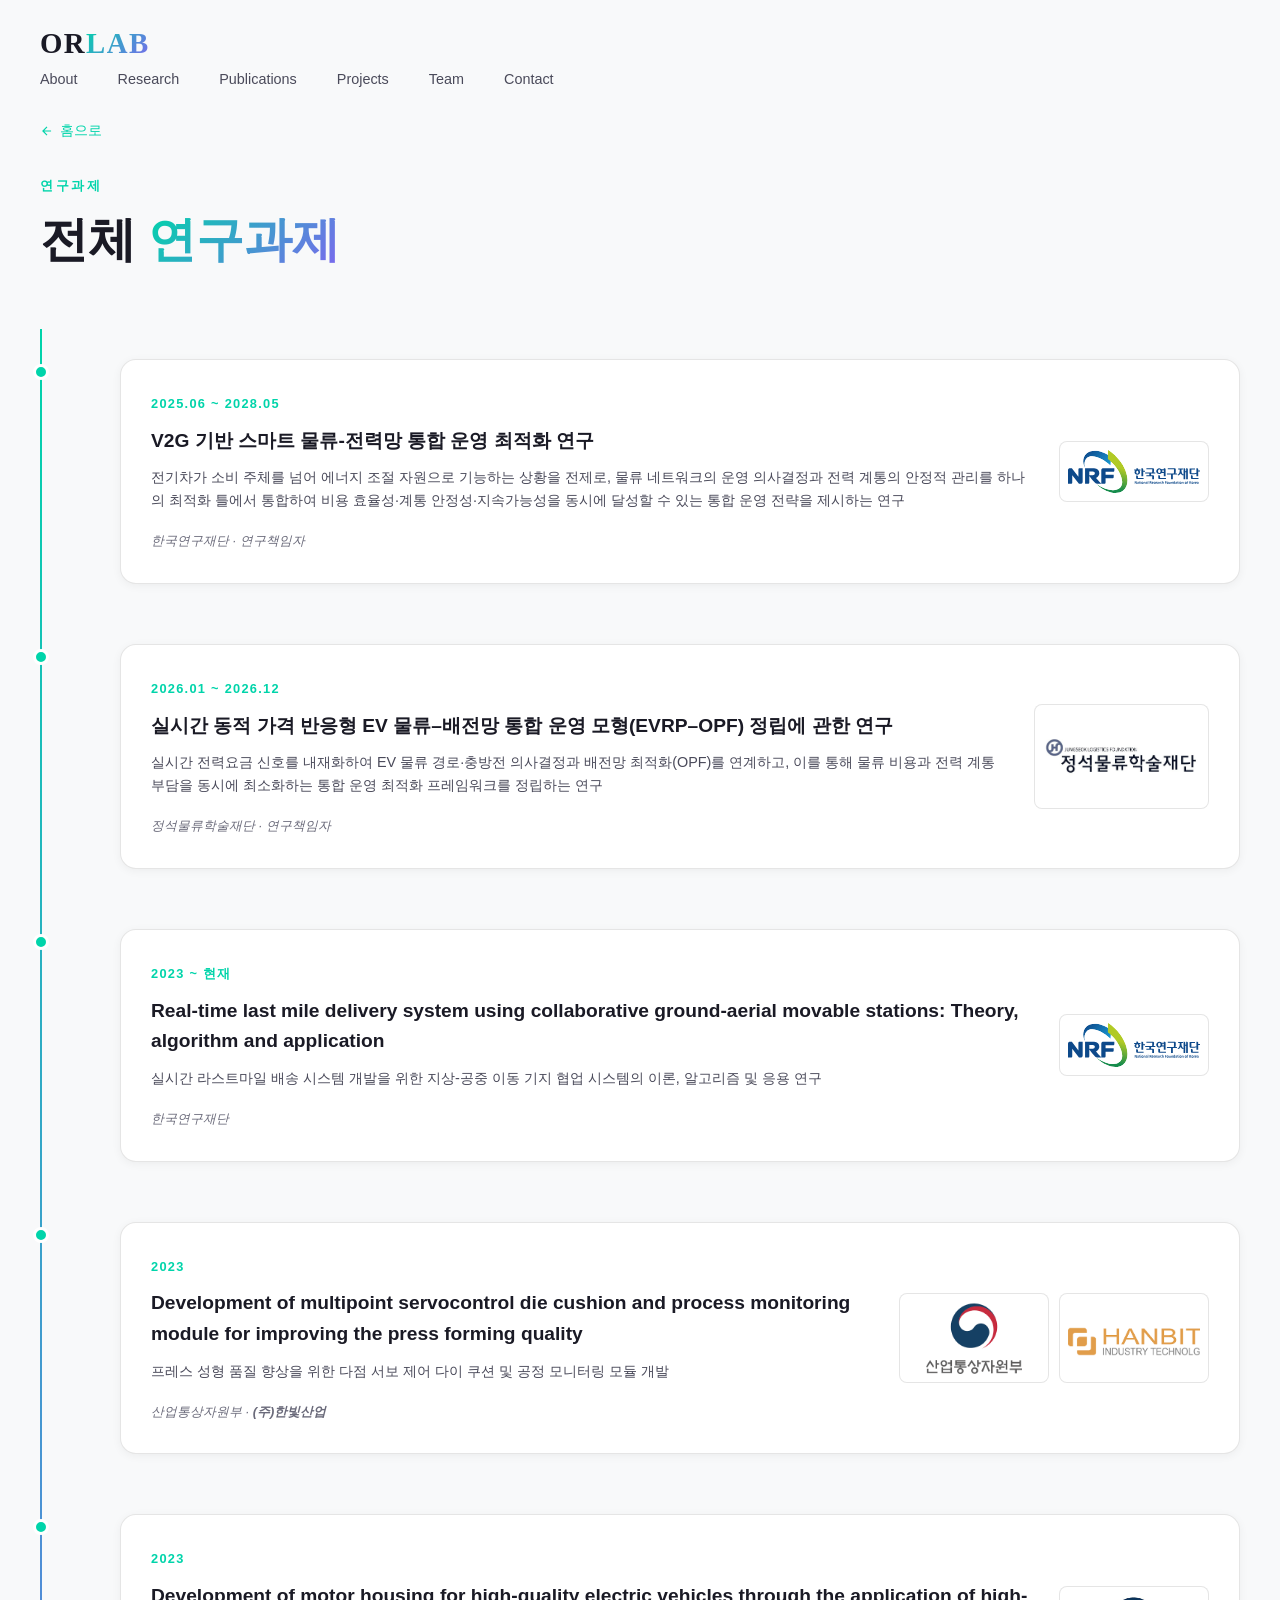
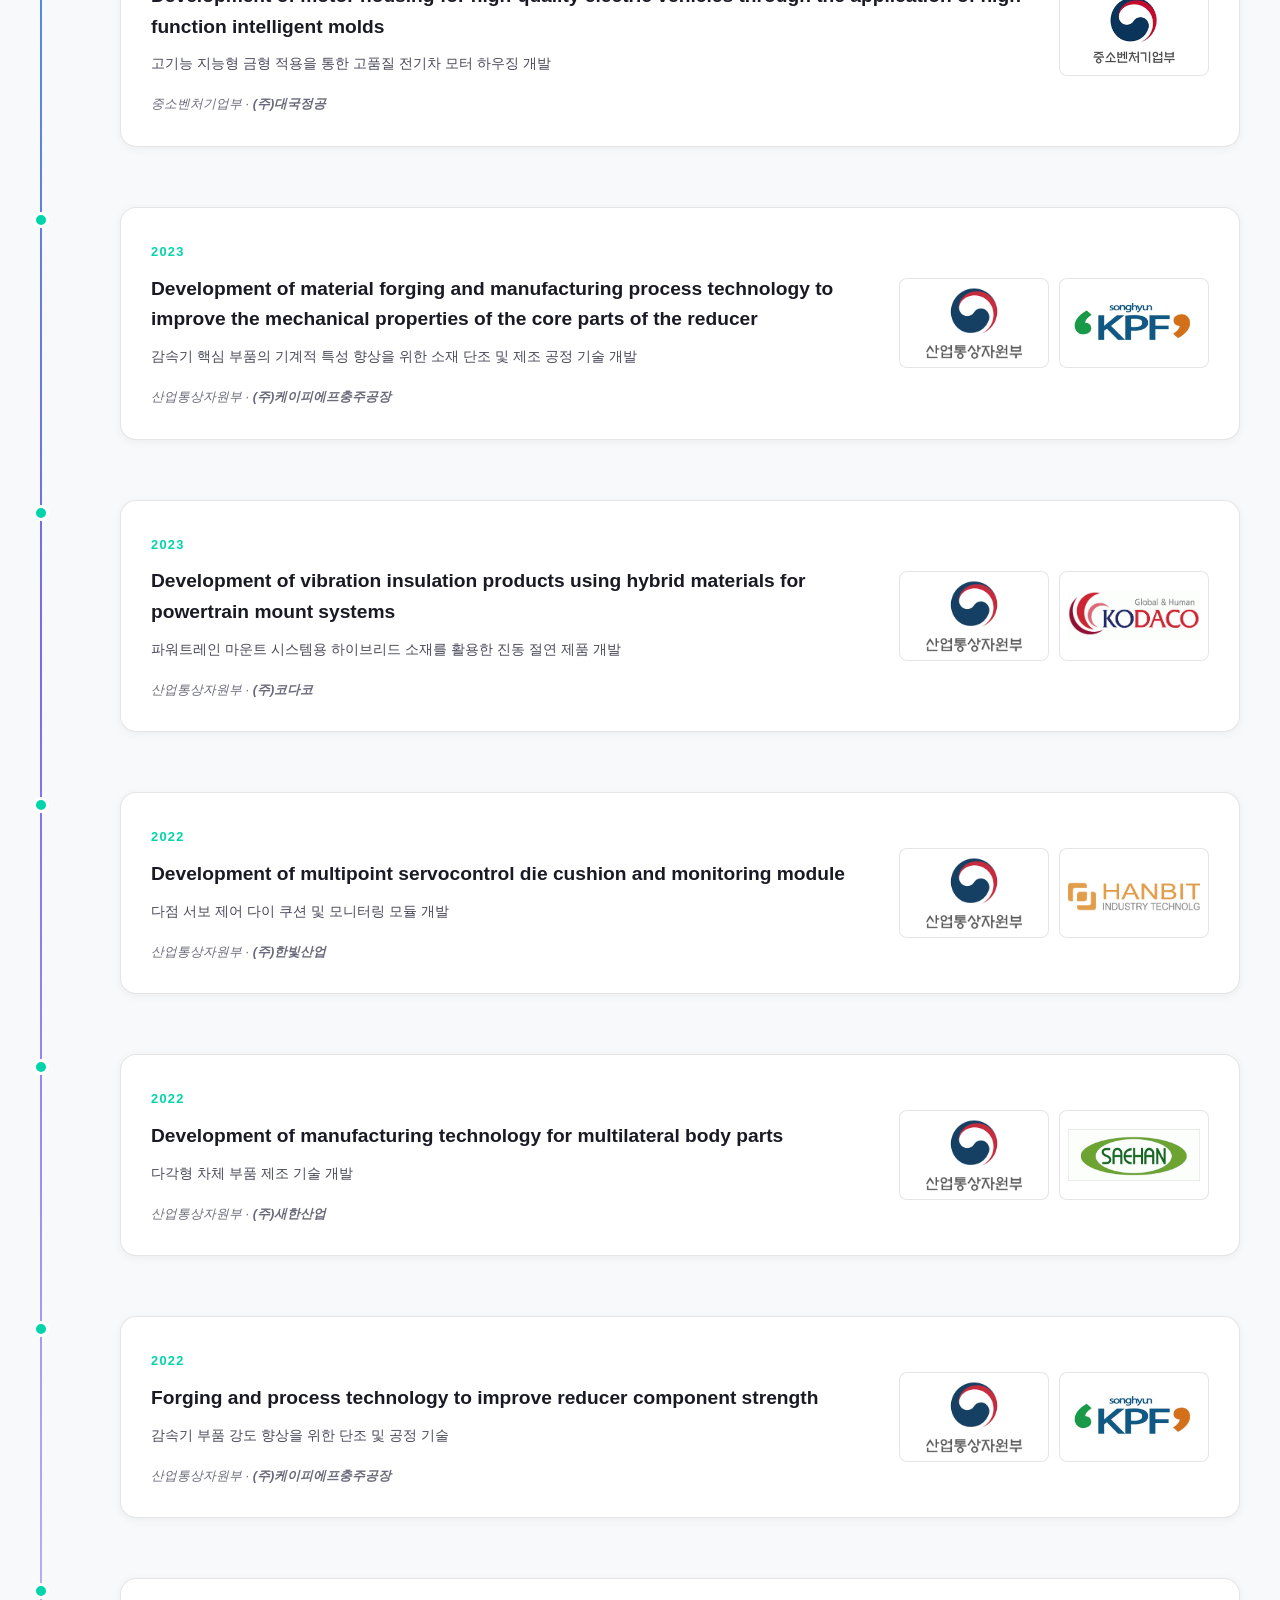
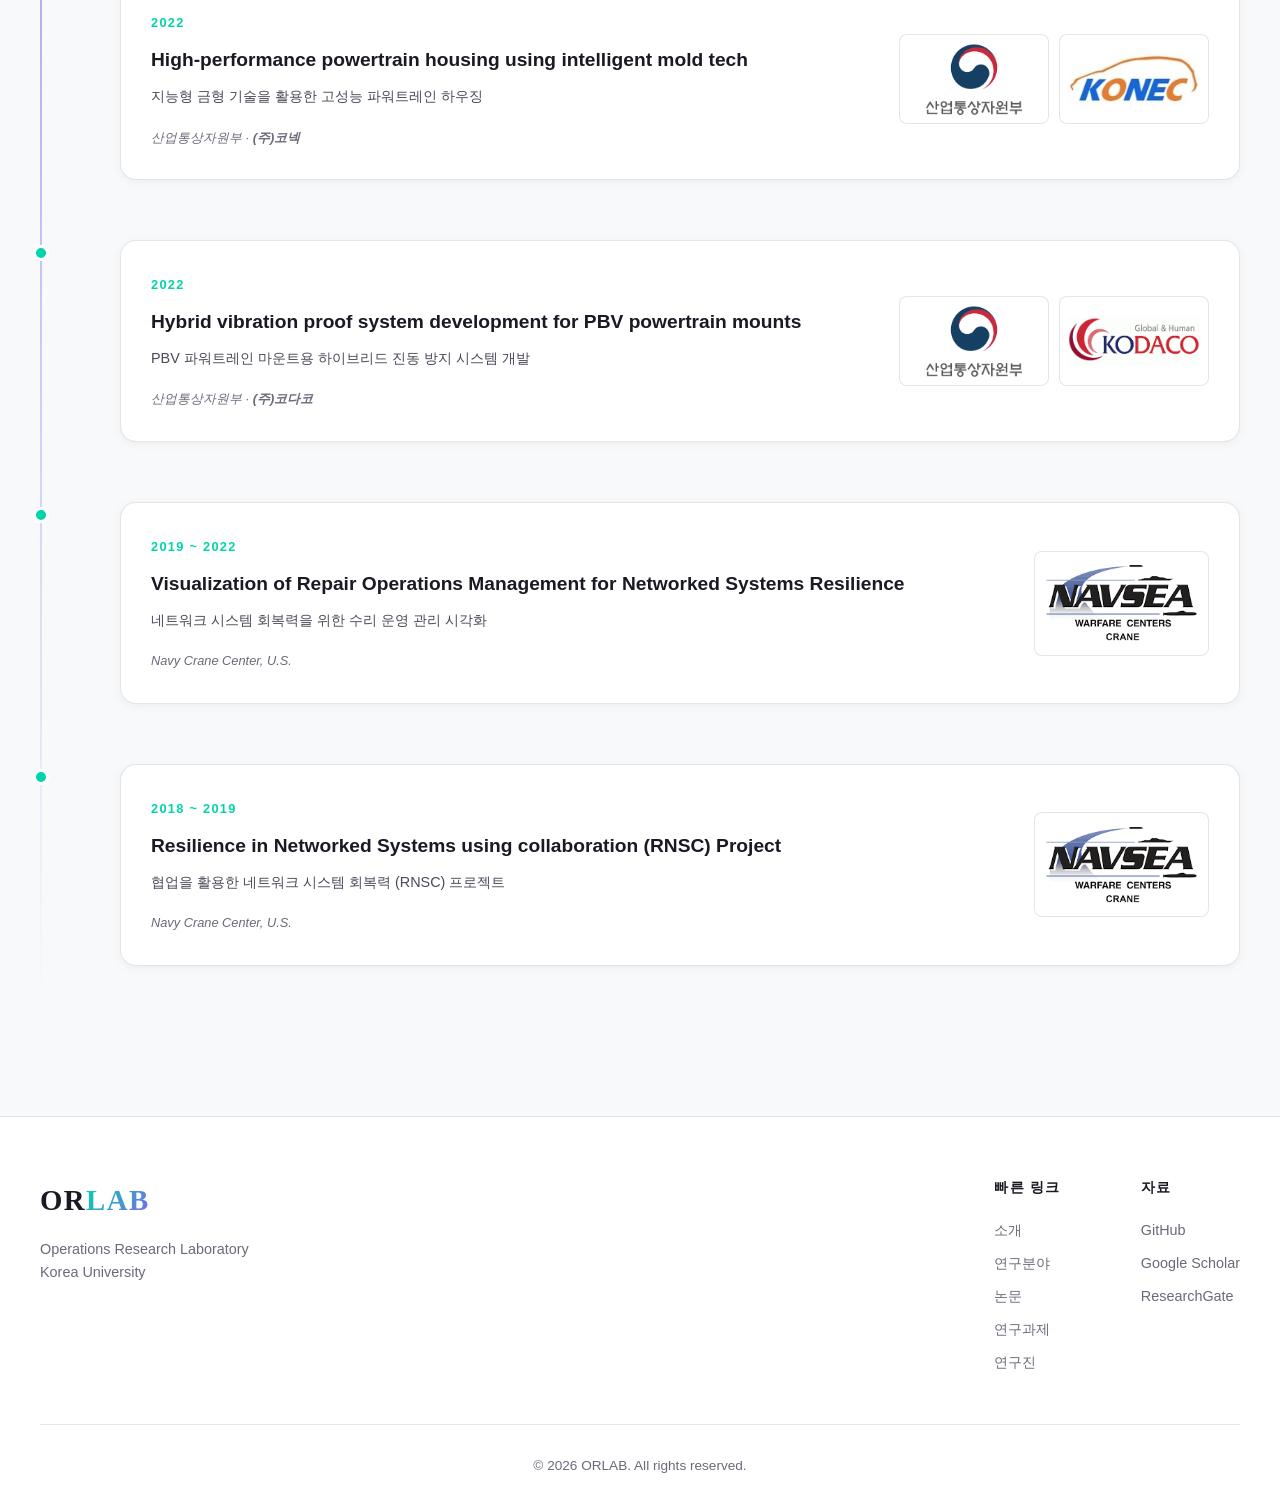
<file: projects.html>
<!DOCTYPE html>
<html lang="ko">
<head>
    <meta charset="UTF-8">
    <meta name="viewport" content="width=device-width, initial-scale=1.0">
    <meta http-equiv="X-UA-Compatible" content="IE=edge">
    <title>연구과제 - Operations Research Laboratory</title>
    <link rel="stylesheet" href="styles.css">
    <style>
        .back-link {
            display: inline-flex;
            align-items: center;
            gap: 6px;
            color: var(--accent-primary);
            font-size: 0.85rem;
            margin-bottom: 30px;
            transition: all var(--transition-fast);
            text-decoration: none;
        }
        
        .back-link:hover {
            transform: translateX(-3px);
        }
        
        .back-link svg {
            width: 14px;
            height: 14px;
        }
    </style>
</head>
<body>
    <!-- Navigation -->
    <nav class="navbar">
        <div class="container">
            <a href="index.html" class="nav-logo">
                <span class="logo-text">OR</span><span class="logo-accent">LAB</span>
            </a>
            <ul class="nav-menu">
                <li><a href="index.html#about" class="nav-link">About</a></li>
                <li><a href="index.html#research" class="nav-link">Research</a></li>
                <li><a href="index.html#publications" class="nav-link">Publications</a></li>
                <li><a href="index.html#projects" class="nav-link">Projects</a></li>
                <li><a href="index.html#team" class="nav-link">Team</a></li>
                <li><a href="index.html#contact" class="nav-link">Contact</a></li>
            </ul>
            <button class="nav-toggle" aria-label="Toggle menu">
                <span></span>
                <span></span>
                <span></span>
            </button>
        </div>
    </nav>

    <!-- Projects Page -->
    <section class="section projects-page">
        <div class="container">
            <a href="index.html" class="back-link">
                <svg viewBox="0 0 24 24" fill="none" stroke="currentColor" stroke-width="2">
                    <path d="M19 12H5M12 19l-7-7 7-7"/>
                </svg>
                홈으로
            </a>
            
            <div class="section-header">
                <span class="section-tag">연구과제</span>
                <h2 class="section-title">전체 <span class="highlight">연구과제</span></h2>
            </div>

            <div class="projects-timeline">
                <div class="timeline-item">
                    <div class="timeline-marker"></div>
                    <div class="timeline-content">
                        <div class="timeline-main">
                            <div class="timeline-text">
                                <span class="timeline-period">2025.06 ~ 2028.05</span>
                                <h4>V2G 기반 스마트 물류-전력망 통합 운영 최적화 연구</h4>
                                <p>전기차가 소비 주체를 넘어 에너지 조절 자원으로 기능하는 상황을 전제로, 물류 네트워크의 운영 의사결정과 전력 계통의 안정적 관리를 하나의 최적화 틀에서 통합하여 비용 효율성·계통 안정성·지속가능성을 동시에 달성할 수 있는 통합 운영 전략을 제시하는 연구</p>
                                <span class="timeline-funder">한국연구재단 · 연구책임자</span>
                            </div>
                            <div class="timeline-logo">
                                <img src="figures/project/NRF.svg" alt="한국연구재단" class="org-logo">
                            </div>
                        </div>
                    </div>
                </div>
                <div class="timeline-item">
                    <div class="timeline-marker"></div>
                    <div class="timeline-content">
                        <div class="timeline-main">
                            <div class="timeline-text">
                                <span class="timeline-period">2026.01 ~ 2026.12</span>
                                <h4>실시간 동적 가격 반응형 EV 물류–배전망 통합 운영 모형(EVRP–OPF) 정립에 관한 연구</h4>
                                <p>실시간 전력요금 신호를 내재화하여 EV 물류 경로·충방전 의사결정과 배전망 최적화(OPF)를 연계하고, 이를 통해 물류 비용과 전력 계통 부담을 동시에 최소화하는 통합 운영 최적화 프레임워크를 정립하는 연구</p>
                                <span class="timeline-funder">정석물류학술재단 · 연구책임자</span>
                            </div>
                            <div class="timeline-logo">
                                <img src="figures/project/jungseok.jpg" alt="정석물류학술재단" class="org-logo">
                            </div>
                        </div>
                    </div>
                </div>
                <div class="timeline-item">
                    <div class="timeline-marker"></div>
                    <div class="timeline-content">
                        <div class="timeline-main">
                            <div class="timeline-text">
                                <span class="timeline-period">2023 ~ 현재</span>
                                <h4>Real-time last mile delivery system using collaborative ground-aerial movable stations: Theory, algorithm and application</h4>
                                <p>실시간 라스트마일 배송 시스템 개발을 위한 지상-공중 이동 기지 협업 시스템의 이론, 알고리즘 및 응용 연구</p>
                                <span class="timeline-funder">한국연구재단</span>
                            </div>
                            <div class="timeline-logo">
                                <img src="figures/project/NRF.svg" alt="한국연구재단" class="org-logo">
                            </div>
                        </div>
                    </div>
                </div>
                <div class="timeline-item">
                    <div class="timeline-marker"></div>
                    <div class="timeline-content">
                        <div class="timeline-main">
                            <div class="timeline-text">
                                <span class="timeline-period">2023</span>
                                <h4>Development of multipoint servocontrol die cushion and process monitoring module for improving the press forming quality</h4>
                                <p>프레스 성형 품질 향상을 위한 다점 서보 제어 다이 쿠션 및 공정 모니터링 모듈 개발</p>
                                <span class="timeline-funder">산업통상자원부 · <strong>(주)한빛산업</strong></span>
                            </div>
                            <div class="timeline-logo">
                                <img src="figures/project/산자부.png" alt="산업통상자원부" class="org-logo">
                                <img src="figures/project/한빛.png" alt="(주)한빛산업" class="org-logo">
                            </div>
                        </div>
                    </div>
                </div>
                <div class="timeline-item">
                    <div class="timeline-marker"></div>
                    <div class="timeline-content">
                        <div class="timeline-main">
                            <div class="timeline-text">
                                <span class="timeline-period">2023</span>
                                <h4>Development of motor housing for high-quality electric vehicles through the application of high-function intelligent molds</h4>
                                <p>고기능 지능형 금형 적용을 통한 고품질 전기차 모터 하우징 개발</p>
                                <span class="timeline-funder">중소벤처기업부 · <strong>(주)대국정공</strong></span>
                            </div>
                            <div class="timeline-logo">
                                <img src="figures/project/중소벤처기업부.png" alt="중소벤처기업부" class="org-logo">
                            </div>
                        </div>
                    </div>
                </div>
                <div class="timeline-item">
                    <div class="timeline-marker"></div>
                    <div class="timeline-content">
                        <div class="timeline-main">
                            <div class="timeline-text">
                                <span class="timeline-period">2023</span>
                                <h4>Development of material forging and manufacturing process technology to improve the mechanical properties of the core parts of the reducer</h4>
                                <p>감속기 핵심 부품의 기계적 특성 향상을 위한 소재 단조 및 제조 공정 기술 개발</p>
                                <span class="timeline-funder">산업통상자원부 · <strong>(주)케이피에프충주공장</strong></span>
                            </div>
                            <div class="timeline-logo">
                                <img src="figures/project/산자부.png" alt="산업통상자원부" class="org-logo">
                                <img src="figures/project/케이피에프.jpg" alt="(주)케이피에프충주공장" class="org-logo">
                            </div>
                        </div>
                    </div>
                </div>
                <div class="timeline-item">
                    <div class="timeline-marker"></div>
                    <div class="timeline-content">
                        <div class="timeline-main">
                            <div class="timeline-text">
                                <span class="timeline-period">2023</span>
                                <h4>Development of vibration insulation products using hybrid materials for powertrain mount systems</h4>
                                <p>파워트레인 마운트 시스템용 하이브리드 소재를 활용한 진동 절연 제품 개발</p>
                                <span class="timeline-funder">산업통상자원부 · <strong>(주)코다코</strong></span>
                            </div>
                            <div class="timeline-logo">
                                <img src="figures/project/산자부.png" alt="산업통상자원부" class="org-logo">
                                <img src="figures/project/코다코.gif" alt="(주)코다코" class="org-logo">
                            </div>
                        </div>
                    </div>
                </div>
                <div class="timeline-item">
                    <div class="timeline-marker"></div>
                    <div class="timeline-content">
                        <div class="timeline-main">
                            <div class="timeline-text">
                                <span class="timeline-period">2022</span>
                                <h4>Development of multipoint servocontrol die cushion and monitoring module</h4>
                                <p>다점 서보 제어 다이 쿠션 및 모니터링 모듈 개발</p>
                                <span class="timeline-funder">산업통상자원부 · <strong>(주)한빛산업</strong></span>
                            </div>
                            <div class="timeline-logo">
                                <img src="figures/project/산자부.png" alt="산업통상자원부" class="org-logo">
                                <img src="figures/project/한빛.png" alt="(주)한빛산업" class="org-logo">
                            </div>
                        </div>
                    </div>
                </div>
                <div class="timeline-item">
                    <div class="timeline-marker"></div>
                    <div class="timeline-content">
                        <div class="timeline-main">
                            <div class="timeline-text">
                                <span class="timeline-period">2022</span>
                                <h4>Development of manufacturing technology for multilateral body parts</h4>
                                <p>다각형 차체 부품 제조 기술 개발</p>
                                <span class="timeline-funder">산업통상자원부 · <strong>(주)새한산업</strong></span>
                            </div>
                            <div class="timeline-logo">
                                <img src="figures/project/산자부.png" alt="산업통상자원부" class="org-logo">
                                <img src="figures/project/세한.jpg" alt="(주)새한산업" class="org-logo">
                            </div>
                        </div>
                    </div>
                </div>
                <div class="timeline-item">
                    <div class="timeline-marker"></div>
                    <div class="timeline-content">
                        <div class="timeline-main">
                            <div class="timeline-text">
                                <span class="timeline-period">2022</span>
                                <h4>Forging and process technology to improve reducer component strength</h4>
                                <p>감속기 부품 강도 향상을 위한 단조 및 공정 기술</p>
                                <span class="timeline-funder">산업통상자원부 · <strong>(주)케이피에프충주공장</strong></span>
                            </div>
                            <div class="timeline-logo">
                                <img src="figures/project/산자부.png" alt="산업통상자원부" class="org-logo">
                                <img src="figures/project/케이피에프.jpg" alt="(주)케이피에프충주공장" class="org-logo">
                            </div>
                        </div>
                    </div>
                </div>
                <div class="timeline-item">
                    <div class="timeline-marker"></div>
                    <div class="timeline-content">
                        <div class="timeline-main">
                            <div class="timeline-text">
                                <span class="timeline-period">2022</span>
                                <h4>High-performance powertrain housing using intelligent mold tech</h4>
                                <p>지능형 금형 기술을 활용한 고성능 파워트레인 하우징</p>
                                <span class="timeline-funder">산업통상자원부 · <strong>(주)코넥</strong></span>
                            </div>
                            <div class="timeline-logo">
                                <img src="figures/project/산자부.png" alt="산업통상자원부" class="org-logo">
                                <img src="figures/project/코넥.jpg" alt="(주)코넥" class="org-logo">
                            </div>
                        </div>
                    </div>
                </div>
                <div class="timeline-item">
                    <div class="timeline-marker"></div>
                    <div class="timeline-content">
                        <div class="timeline-main">
                            <div class="timeline-text">
                                <span class="timeline-period">2022</span>
                                <h4>Hybrid vibration proof system development for PBV powertrain mounts</h4>
                                <p>PBV 파워트레인 마운트용 하이브리드 진동 방지 시스템 개발</p>
                                <span class="timeline-funder">산업통상자원부 · <strong>(주)코다코</strong></span>
                            </div>
                            <div class="timeline-logo">
                                <img src="figures/project/산자부.png" alt="산업통상자원부" class="org-logo">
                                <img src="figures/project/코다코.gif" alt="(주)코다코" class="org-logo">
                            </div>
                        </div>
                    </div>
                </div>
                <div class="timeline-item">
                    <div class="timeline-marker"></div>
                    <div class="timeline-content">
                        <div class="timeline-main">
                            <div class="timeline-text">
                                <span class="timeline-period">2019 ~ 2022</span>
                                <h4>Visualization of Repair Operations Management for Networked Systems Resilience</h4>
                                <p>네트워크 시스템 회복력을 위한 수리 운영 관리 시각화</p>
                                <span class="timeline-funder">Navy Crane Center, U.S.</span>
                            </div>
                            <div class="timeline-logo">
                                <img src="figures/project/navycranecenter.png" alt="Navy Crane Center" class="org-logo">
                            </div>
                        </div>
                    </div>
                </div>
                <div class="timeline-item">
                    <div class="timeline-marker"></div>
                    <div class="timeline-content">
                        <div class="timeline-main">
                            <div class="timeline-text">
                                <span class="timeline-period">2018 ~ 2019</span>
                                <h4>Resilience in Networked Systems using collaboration (RNSC) Project</h4>
                                <p>협업을 활용한 네트워크 시스템 회복력 (RNSC) 프로젝트</p>
                                <span class="timeline-funder">Navy Crane Center, U.S.</span>
                            </div>
                            <div class="timeline-logo">
                                <img src="figures/project/navycranecenter.png" alt="Navy Crane Center" class="org-logo">
                            </div>
                        </div>
                    </div>
                </div>
            </div>
        </div>
    </section>

    <!-- Footer -->
    <footer class="footer">
        <div class="container">
            <div class="footer-content">
                <div class="footer-brand">
                    <a href="index.html" class="nav-logo">
                        <span class="logo-text">OR</span><span class="logo-accent">LAB</span>
                    </a>
                    <p>Operations Research Laboratory<br>Korea University</p>
                </div>
                <div class="footer-links">
                    <div class="footer-col">
                        <h4>빠른 링크</h4>
                        <a href="index.html#about">소개</a>
                        <a href="index.html#research">연구분야</a>
                        <a href="index.html#publications">논문</a>
                        <a href="index.html#projects">연구과제</a>
                        <a href="index.html#team">연구진</a>
                    </div>
                    <div class="footer-col">
                        <h4>자료</h4>
                        <a href="#">GitHub</a>
                        <a href="#">Google Scholar</a>
                        <a href="#">ResearchGate</a>
                    </div>
                </div>
            </div>
            <div class="footer-bottom">
                <p>&copy; 2026 ORLAB. All rights reserved.</p>
            </div>
        </div>
    </footer>

    <script src="script.js"></script>
</body>
</html>
</file>
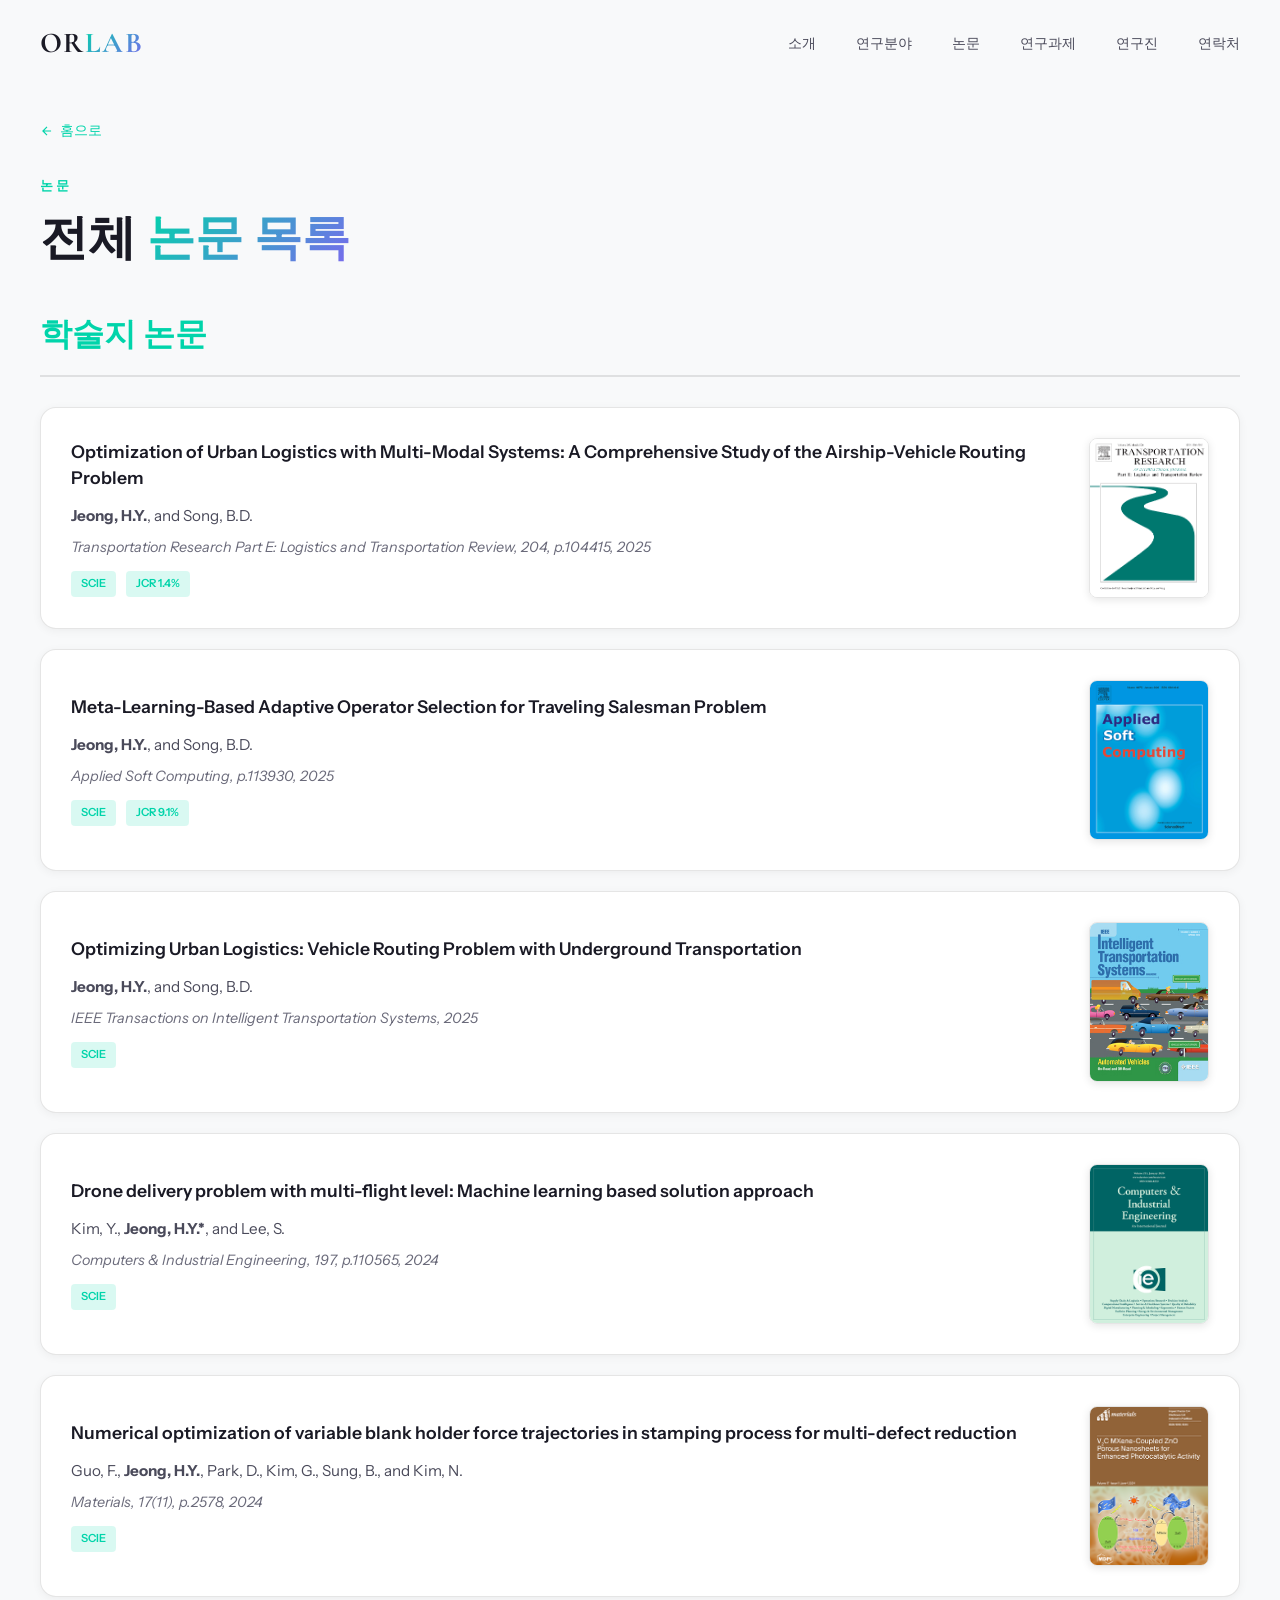
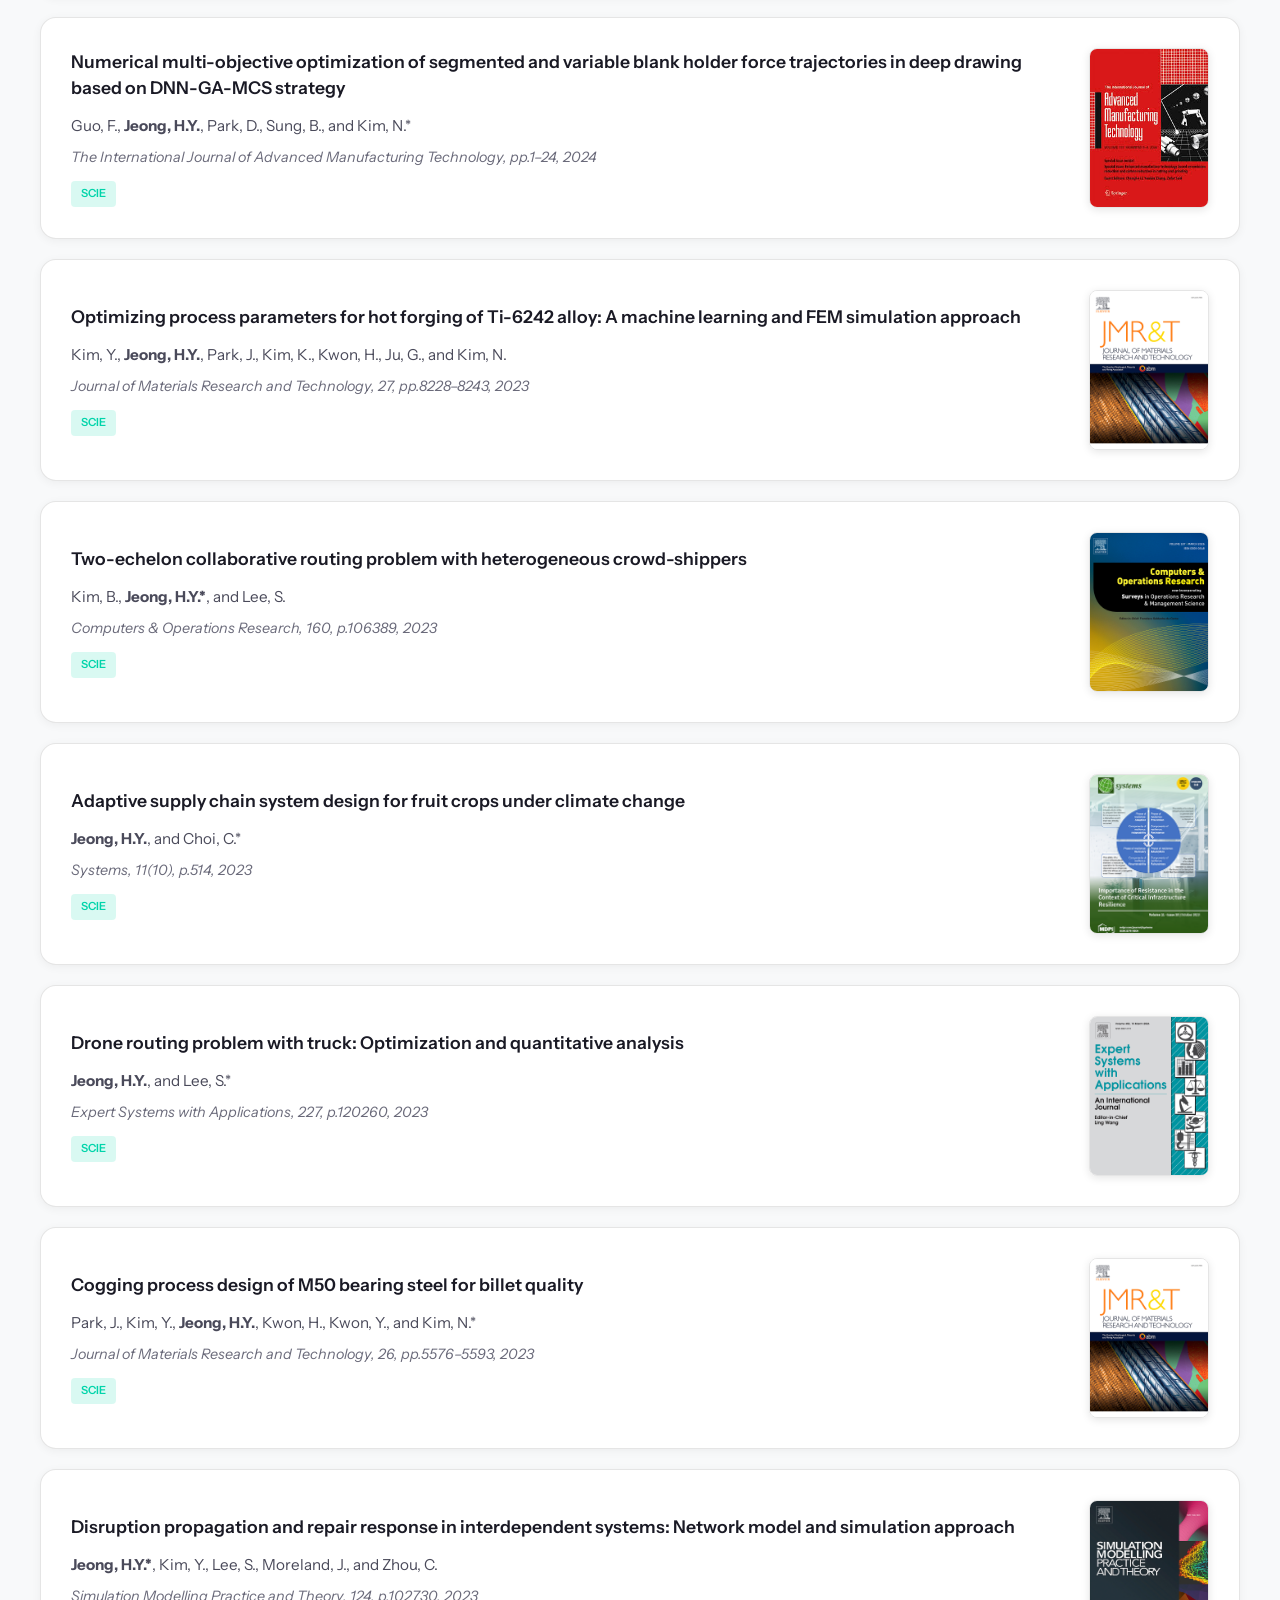
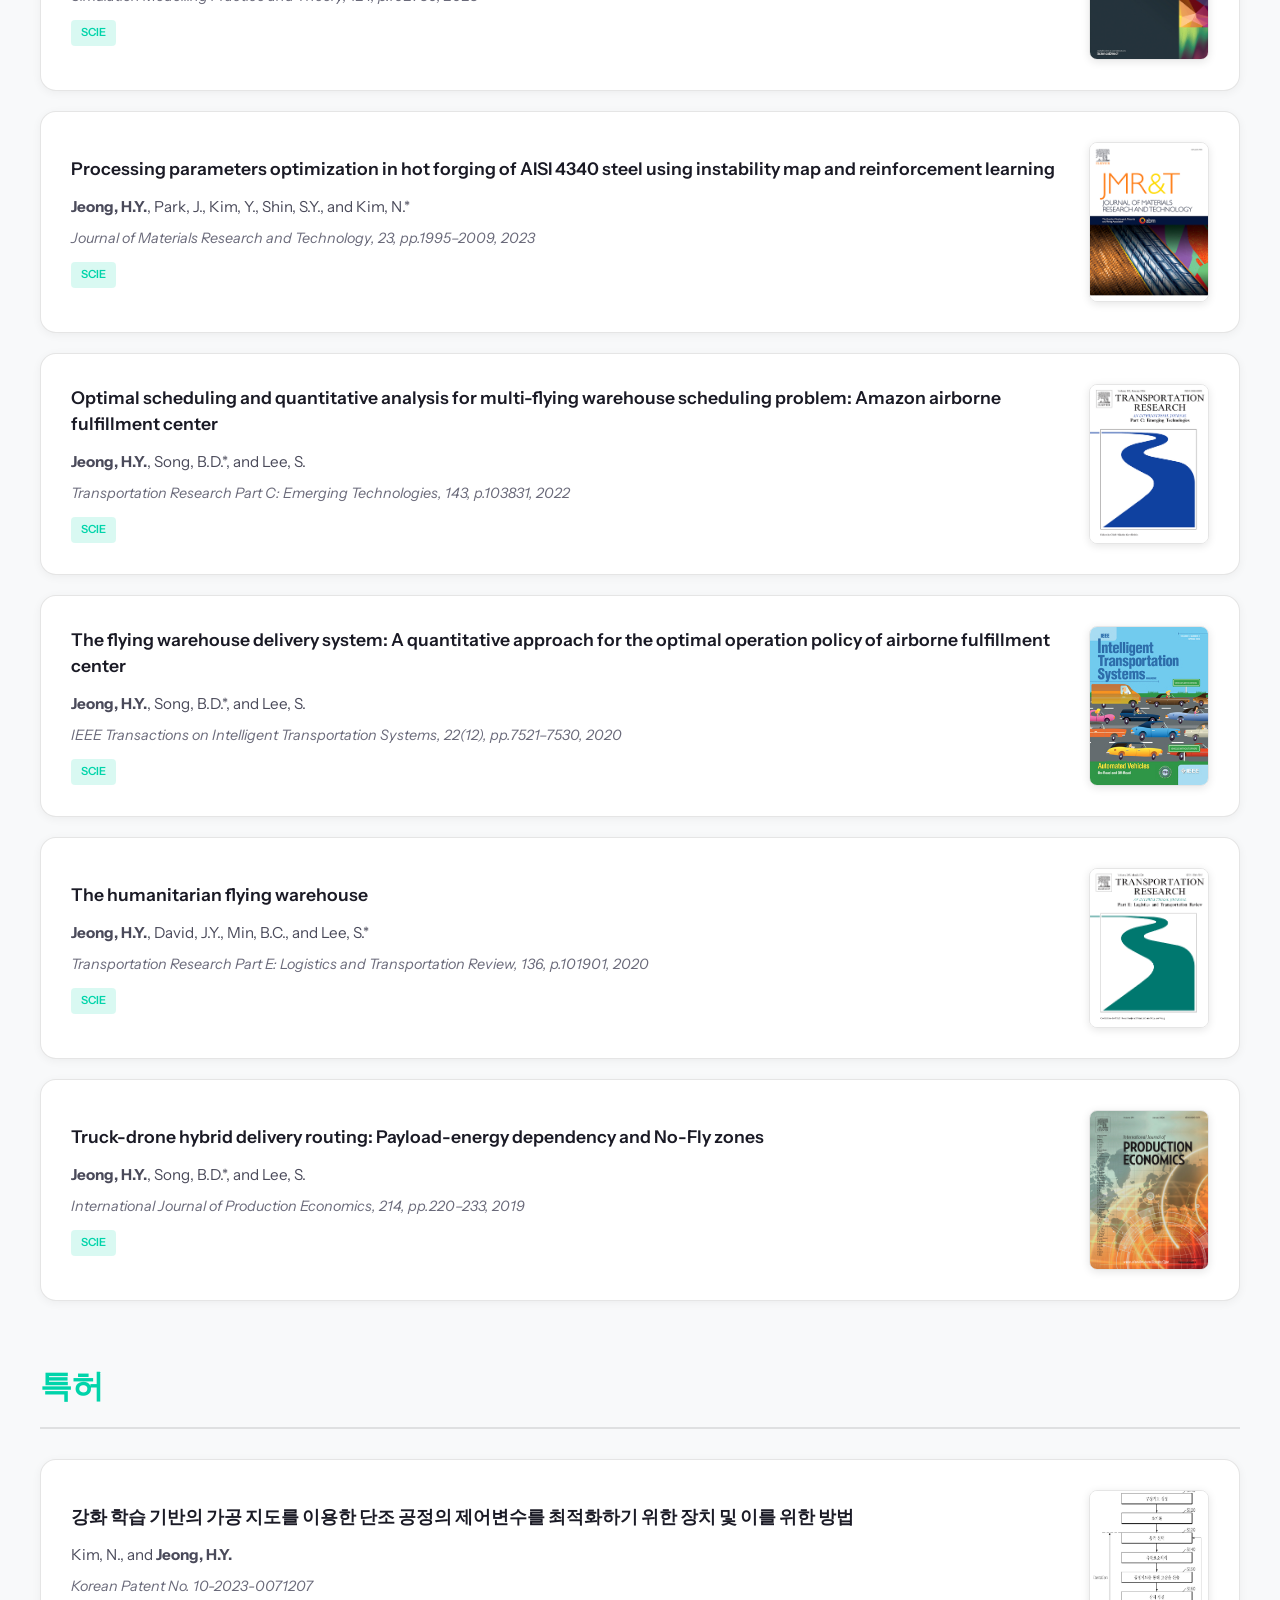
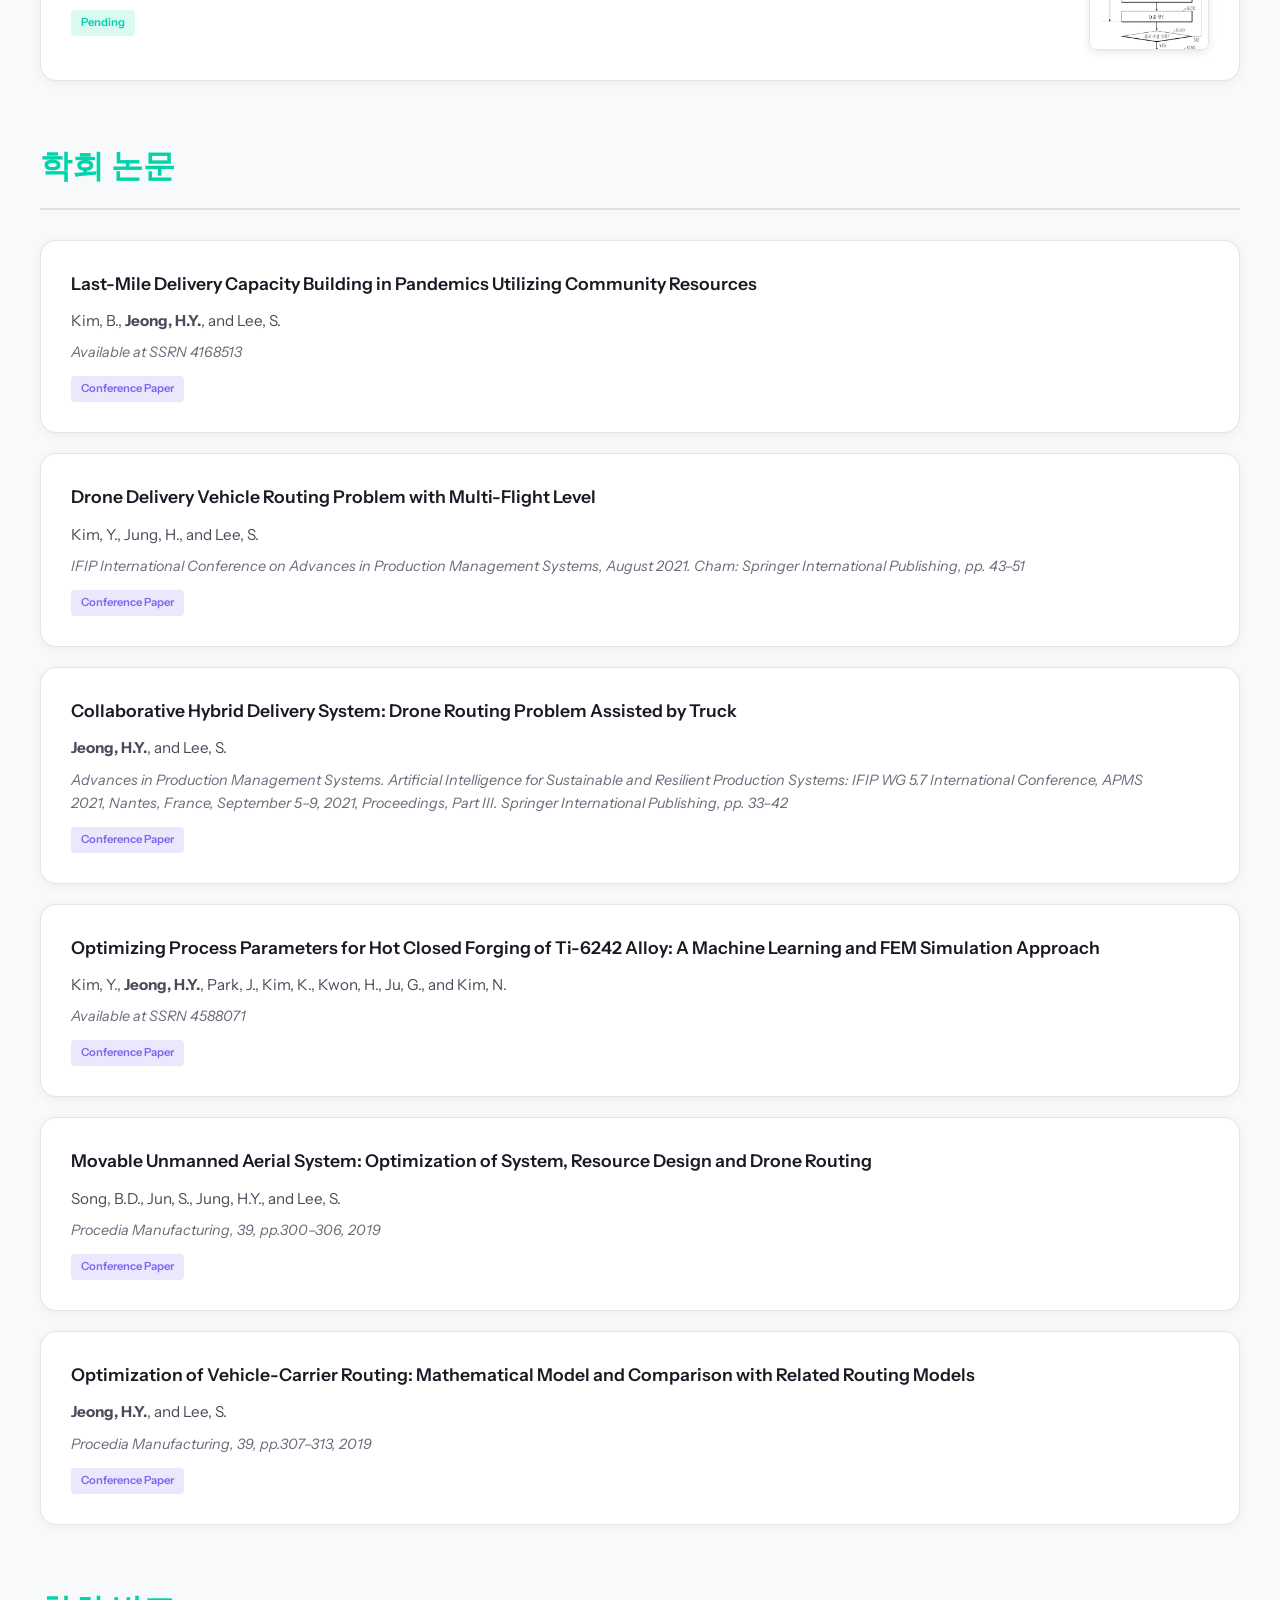
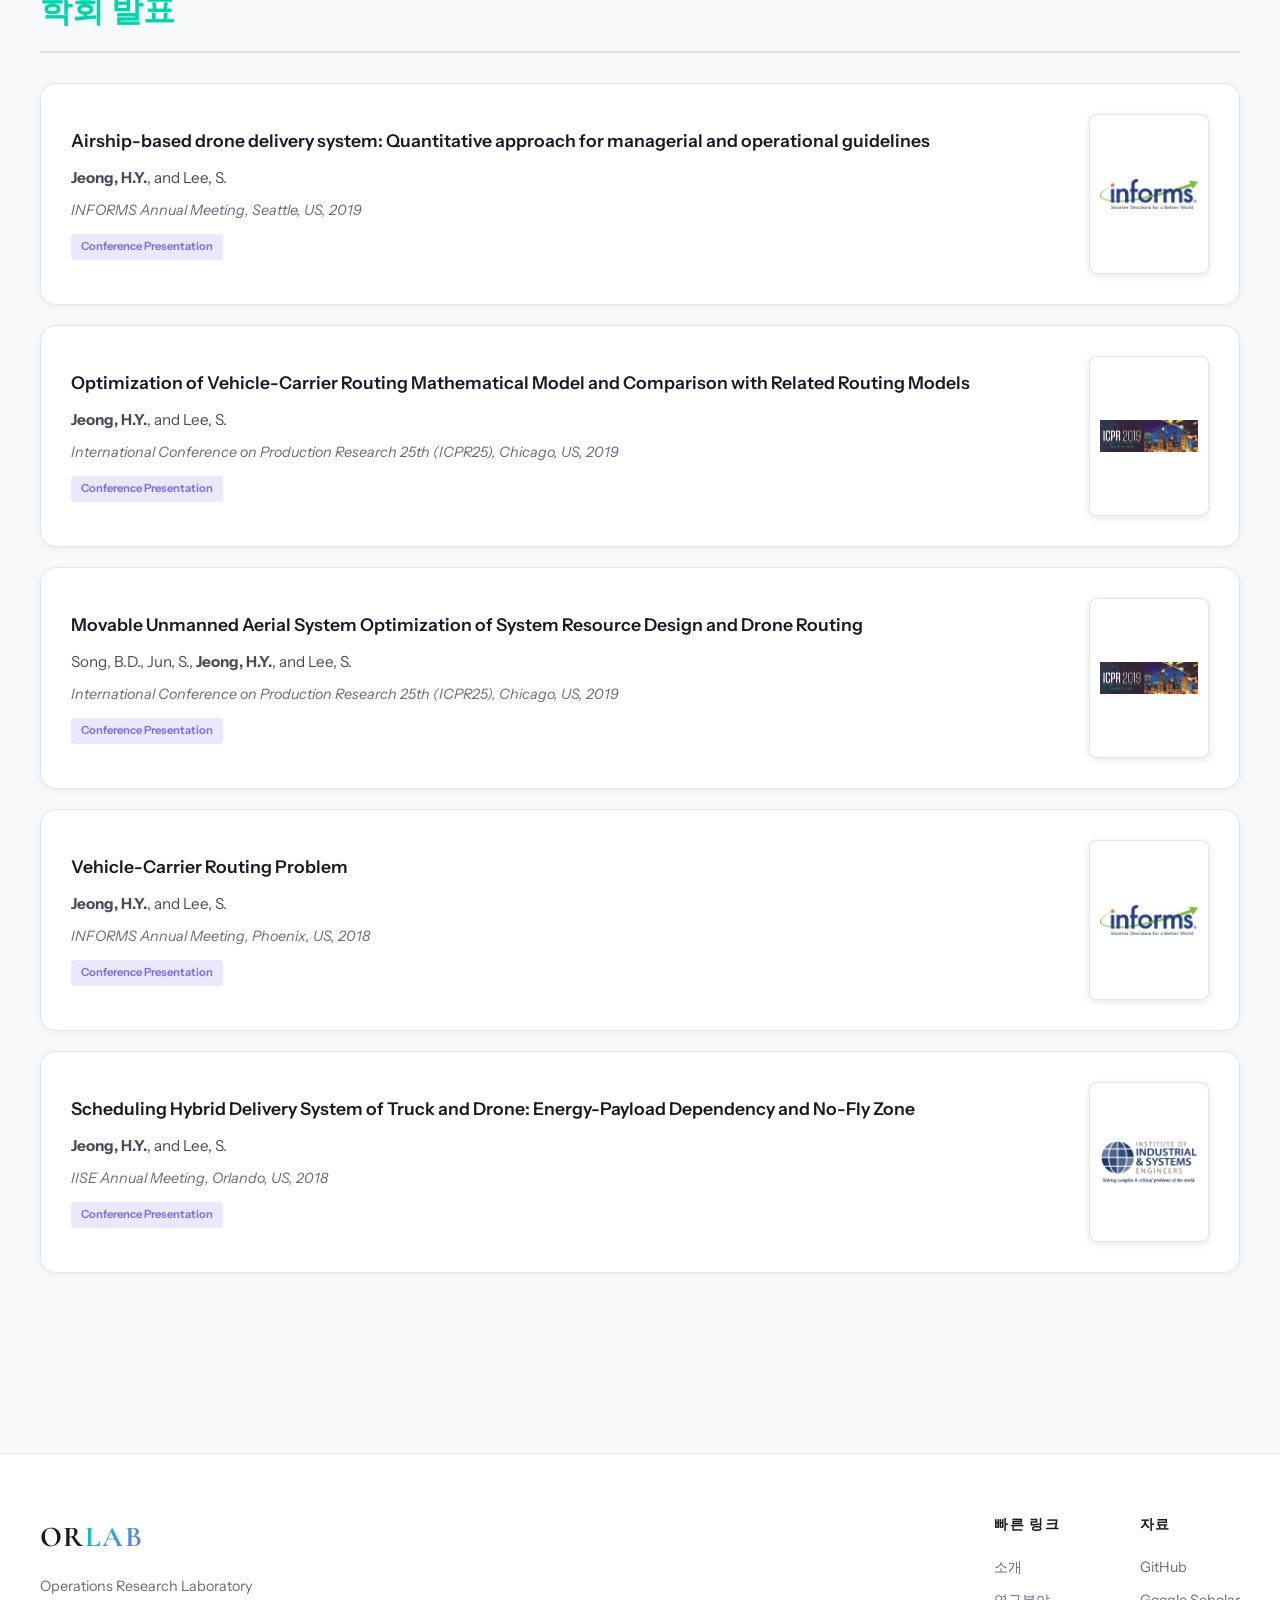
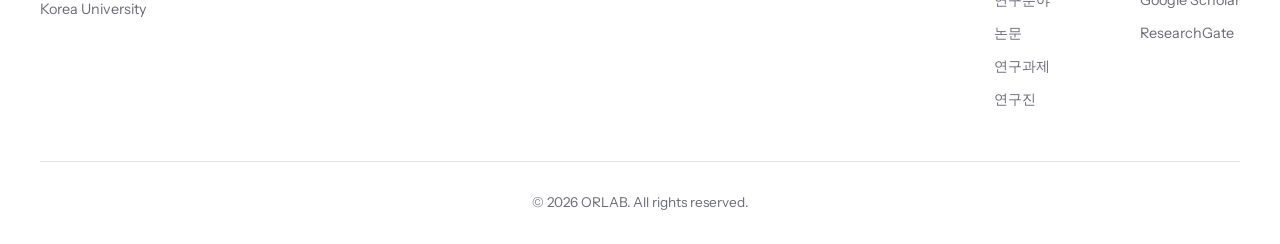
<file: publications.html>
<!DOCTYPE html>
<html lang="ko">

<head>
    <meta charset="UTF-8">
    <meta name="viewport" content="width=device-width, initial-scale=1.0">
    <title>논문 | ORLAB</title>
    <link rel="preconnect" href="https://fonts.googleapis.com">
    <link rel="preconnect" href="https://fonts.gstatic.com" crossorigin>
    <link
        href="https://fonts.googleapis.com/css2?family=Cormorant+Garamond:wght@400;500;600;700&family=Instrument+Sans:wght@400;500;600;700&display=swap"
        rel="stylesheet">
    <link rel="stylesheet" href="styles.css">
    <style>
        .publications-page {
            padding-top: 120px;
            min-height: 100vh;
        }

        .publications-page .section-header {
            margin-bottom: 40px;
        }

        .back-link {
            display: inline-flex;
            align-items: center;
            gap: 6px;
            color: var(--accent-primary);
            font-size: 0.85rem;
            margin-bottom: 30px;
            transition: all var(--transition-fast);
            text-decoration: none;
        }

        .back-link:hover {
            transform: translateX(-3px);
        }

        .back-link svg {
            width: 14px;
            height: 14px;
        }

        .pub-section {
            margin-bottom: 60px;
        }

        .pub-section-title {
            font-family: var(--font-display);
            font-size: 2rem;
            margin-bottom: 30px;
            padding-bottom: 15px;
            border-bottom: 2px solid var(--border-color);
            color: var(--accent-primary);
        }

        .publications-full-list {
            display: flex;
            flex-direction: column;
            gap: 20px;
        }

        .pub-item-full {
            display: grid;
            grid-template-columns: 1fr auto;
            gap: 30px;
            padding: 30px;
            background: var(--bg-card);
            border: 1px solid var(--border-color);
            border-radius: 16px;
            transition: all var(--transition-medium);
            align-items: center;
            box-shadow: 0 2px 10px rgba(0, 0, 0, 0.05);
        }

        .pub-item-full:hover {
            border-color: var(--border-highlight);
            transform: translateX(10px);
            box-shadow: 0 4px 20px rgba(0, 0, 0, 0.1);
        }

        .pub-item-full h4 {
            font-size: 1.1rem;
            font-weight: 600;
            margin-bottom: 12px;
            line-height: 1.5;
        }

        .pub-cover-full {
            width: 120px;
            height: 160px;
            display: flex;
            align-items: center;
            justify-content: center;
            flex-shrink: 0;
            min-width: 120px;
        }

        .journal-cover-full {
            width: 100%;
            height: 100%;
            object-fit: cover;
            border-radius: 8px;
            border: 1px solid var(--border-color);
            box-shadow: 0 2px 8px rgba(0, 0, 0, 0.1);
            transition: transform var(--transition-medium);
        }

        .pub-cover-full img[src*="conference"] {
            object-fit: contain;
            background: var(--bg-secondary);
            padding: 10px;
        }

        .pub-item-full:hover .journal-cover-full {
            transform: scale(1.05);
        }

        .pub-item-full h4 a {
            color: var(--text-primary);
            text-decoration: none;
            transition: color var(--transition-fast);
        }

        .pub-item-full h4 a:hover {
            color: var(--accent-primary);
            text-decoration: underline;
        }

        .pub-item-full .pub-authors {
            font-size: 0.95rem;
            color: var(--text-secondary);
            margin-bottom: 8px;
        }

        .pub-item-full .pub-journal {
            font-size: 0.9rem;
            color: var(--text-muted);
            font-style: italic;
            margin-bottom: 12px;
        }

        .pub-badges {
            display: flex;
            gap: 10px;
            flex-wrap: wrap;
        }

        .pub-badge {
            display: inline-block;
            font-size: 0.7rem;
            padding: 4px 10px;
            background: rgba(0, 212, 170, 0.15);
            color: var(--accent-primary);
            border-radius: 4px;
            font-weight: 600;
        }

        .pub-badge.conference {
            background: rgba(123, 104, 238, 0.15);
            color: var(--accent-secondary);
        }

        @media (max-width: 768px) {
            .pub-item-full {
                grid-template-columns: 1fr;
                gap: 20px;
            }

            .pub-cover-full {
                width: 100px;
                height: 130px;
                margin: 0 auto;
            }

            .pub-cover-full img[src*="conference"] {
                padding: 8px;
            }

            .timeline-logo .org-logo {
                width: 160px;
                height: 100px;
            }
        }
    </style>
</head>

<body>
    <!-- Navigation -->
    <nav class="navbar scrolled">
        <div class="nav-container">
            <a href="index.html" class="nav-logo">
                <span class="logo-text">OR</span><span class="logo-accent">LAB</span>
            </a>
            <ul class="nav-menu">
                <li><a href="index.html#about" class="nav-link">소개</a></li>
                <li><a href="index.html#research" class="nav-link">연구분야</a></li>
                <li><a href="index.html#publications" class="nav-link">논문</a></li>
                <li><a href="index.html#projects" class="nav-link">연구과제</a></li>
                <li><a href="index.html#team" class="nav-link">연구진</a></li>
                <li><a href="index.html#contact" class="nav-link">연락처</a></li>
            </ul>
            <button class="nav-toggle" aria-label="Toggle menu">
                <span></span>
                <span></span>
                <span></span>
            </button>
        </div>
    </nav>

    <!-- Publications Page -->
    <section class="section publications-page">
        <div class="container">
            <a href="index.html" class="back-link">
                <svg viewBox="0 0 24 24" fill="none" stroke="currentColor" stroke-width="2">
                    <path d="M19 12H5M12 19l-7-7 7-7" />
                </svg>
                홈으로
            </a>

            <div class="section-header">
                <span class="section-tag">논문</span>
                <h2 class="section-title">전체 <span class="highlight">논문 목록</span></h2>
            </div>

            <!-- Journal Papers -->
            <div class="pub-section">
                <h3 class="pub-section-title">학술지 논문</h3>
                <div class="publications-full-list">
                    <article class="pub-item-full">
                        <div>
                            <h4><a href="https://doi.org/10.1016/j.tre.2025.104415" target="_blank"
                                    rel="noopener noreferrer">Optimization of Urban Logistics with Multi-Modal Systems:
                                    A Comprehensive Study of the Airship-Vehicle Routing Problem</a></h4>
                            <p class="pub-authors"><strong>Jeong, H.Y.</strong>, and Song, B.D.</p>
                            <p class="pub-journal">Transportation Research Part E: Logistics and Transportation Review,
                                204, p.104415, 2025</p>
                            <div class="pub-badges">
                                <span class="pub-badge">SCIE</span>
                                <span class="pub-badge">JCR 1.4%</span>
                            </div>
                        </div>
                        <div class="pub-cover-full">
                            <img src="figures/journal/TRE.jpg" alt="Transportation Research Part E"
                                class="journal-cover-full">
                        </div>
                    </article>

                    <article class="pub-item-full">
                        <div>
                            <h4><a href="https://doi.org/10.1016/j.asoc.2025.113030" target="_blank"
                                    rel="noopener noreferrer">Meta-Learning-Based Adaptive Operator Selection for
                                    Traveling Salesman Problem</a></h4>
                            <p class="pub-authors"><strong>Jeong, H.Y.</strong>, and Song, B.D.</p>
                            <p class="pub-journal">Applied Soft Computing, p.113930, 2025</p>
                            <div class="pub-badges">
                                <span class="pub-badge">SCIE</span>
                                <span class="pub-badge">JCR 9.1%</span>
                            </div>
                        </div>
                        <div class="pub-cover-full">
                            <img src="figures/journal/AOSC.jpg" alt="Applied Soft Computing" class="journal-cover-full">
                        </div>
                    </article>

                    <article class="pub-item-full">
                        <div>
                            <h4><a href="#" target="_blank" rel="noopener noreferrer">Optimizing Urban Logistics:
                                    Vehicle Routing Problem with Underground Transportation</a></h4>
                            <p class="pub-authors"><strong>Jeong, H.Y.</strong>, and Song, B.D.</p>
                            <p class="pub-journal">IEEE Transactions on Intelligent Transportation Systems, 2025</p>
                            <div class="pub-badges">
                                <span class="pub-badge">SCIE</span>
                            </div>
                        </div>
                        <div class="pub-cover-full">
                            <img src="figures/journal/IEEETITS.jpg"
                                alt="IEEE Transactions on Intelligent Transportation Systems"
                                class="journal-cover-full">
                        </div>
                    </article>

                    <article class="pub-item-full">
                        <div>
                            <h4><a href="https://doi.org/10.1016/j.cie.2024.110565" target="_blank"
                                    rel="noopener noreferrer">Drone delivery problem with multi-flight level: Machine
                                    learning based solution approach</a></h4>
                            <p class="pub-authors">Kim, Y., <strong>Jeong, H.Y.*</strong>, and Lee, S.</p>
                            <p class="pub-journal">Computers & Industrial Engineering, 197, p.110565, 2024</p>
                            <div class="pub-badges">
                                <span class="pub-badge">SCIE</span>
                            </div>
                        </div>
                        <div class="pub-cover-full">
                            <img src="figures/journal/CNIE.jpg" alt="Computers & Industrial Engineering"
                                class="journal-cover-full">
                        </div>
                    </article>

                    <article class="pub-item-full">
                        <div>
                            <h4><a href="https://doi.org/10.3390/ma17112578" target="_blank"
                                    rel="noopener noreferrer">Numerical optimization of variable blank holder force
                                    trajectories in stamping process for multi-defect reduction</a></h4>
                            <p class="pub-authors">Guo, F., <strong>Jeong, H.Y.</strong>, Park, D., Kim, G., Sung, B.,
                                and Kim, N.</p>
                            <p class="pub-journal">Materials, 17(11), p.2578, 2024</p>
                            <div class="pub-badges">
                                <span class="pub-badge">SCIE</span>
                            </div>
                        </div>
                        <div class="pub-cover-full">
                            <img src="figures/journal/Materials_v7i11.png" alt="Materials" class="journal-cover-full">
                        </div>
                    </article>

                    <article class="pub-item-full">
                        <div>
                            <h4><a href="https://doi.org/10.1007/s00170-024" target="_blank"
                                    rel="noopener noreferrer">Numerical multi-objective optimization of segmented and
                                    variable blank holder force trajectories in deep drawing based on DNN-GA-MCS
                                    strategy</a></h4>
                            <p class="pub-authors">Guo, F., <strong>Jeong, H.Y.</strong>, Park, D., Sung, B., and Kim,
                                N.*</p>
                            <p class="pub-journal">The International Journal of Advanced Manufacturing Technology,
                                pp.1–24, 2024</p>
                            <div class="pub-badges">
                                <span class="pub-badge">SCIE</span>
                            </div>
                        </div>
                        <div class="pub-cover-full">
                            <img src="figures/journal/IJAMT.jfif"
                                alt="International Journal of Advanced Manufacturing Technology"
                                class="journal-cover-full">
                        </div>
                    </article>

                    <article class="pub-item-full">
                        <div>
                            <h4><a href="https://doi.org/10.1016/j.jmrt.2023.11.193" target="_blank"
                                    rel="noopener noreferrer">Optimizing process parameters for hot forging of Ti-6242
                                    alloy: A machine learning and FEM simulation approach</a></h4>
                            <p class="pub-authors">Kim, Y., <strong>Jeong, H.Y.</strong>, Park, J., Kim, K., Kwon, H.,
                                Ju, G., and Kim, N.</p>
                            <p class="pub-journal">Journal of Materials Research and Technology, 27, pp.8228–8243, 2023
                            </p>
                            <div class="pub-badges">
                                <span class="pub-badge">SCIE</span>
                            </div>
                        </div>
                        <div class="pub-cover-full">
                            <img src="figures/journal/JMRT.jpg" alt="Journal of Materials Research and Technology"
                                class="journal-cover-full">
                        </div>
                    </article>

                    <article class="pub-item-full">
                        <div>
                            <h4><a href="https://doi.org/10.1016/j.cor.2023.106389" target="_blank"
                                    rel="noopener noreferrer">Two-echelon collaborative routing problem with
                                    heterogeneous crowd-shippers</a></h4>
                            <p class="pub-authors">Kim, B., <strong>Jeong, H.Y.*</strong>, and Lee, S.</p>
                            <p class="pub-journal">Computers & Operations Research, 160, p.106389, 2023</p>
                            <div class="pub-badges">
                                <span class="pub-badge">SCIE</span>
                            </div>
                        </div>
                        <div class="pub-cover-full">
                            <img src="figures/journal/CNOR.jpg" alt="Computers & Operations Research"
                                class="journal-cover-full">
                        </div>
                    </article>

                    <article class="pub-item-full">
                        <div>
                            <h4><a href="https://doi.org/10.3390/systems11100514" target="_blank"
                                    rel="noopener noreferrer">Adaptive supply chain system design for fruit crops under
                                    climate change</a></h4>
                            <p class="pub-authors"><strong>Jeong, H.Y.</strong>, and Choi, C.*</p>
                            <p class="pub-journal">Systems, 11(10), p.514, 2023</p>
                            <div class="pub-badges">
                                <span class="pub-badge">SCIE</span>
                            </div>
                        </div>
                        <div class="pub-cover-full">
                            <img src="figures/journal/systems_v11c10.png" alt="Systems" class="journal-cover-full">
                        </div>
                    </article>

                    <article class="pub-item-full">
                        <div>
                            <h4><a href="https://doi.org/10.1016/j.eswa.2023.120260" target="_blank"
                                    rel="noopener noreferrer">Drone routing problem with truck: Optimization and
                                    quantitative analysis</a></h4>
                            <p class="pub-authors"><strong>Jeong, H.Y.</strong>, and Lee, S.*</p>
                            <p class="pub-journal">Expert Systems with Applications, 227, p.120260, 2023</p>
                            <div class="pub-badges">
                                <span class="pub-badge">SCIE</span>
                            </div>
                        </div>
                        <div class="pub-cover-full">
                            <img src="figures/journal/ESWA.jpg" alt="Expert Systems with Applications"
                                class="journal-cover-full">
                        </div>
                    </article>

                    <article class="pub-item-full">
                        <div>
                            <h4><a href="https://doi.org/10.1016/j.jmrt.2023.09.059" target="_blank"
                                    rel="noopener noreferrer">Cogging process design of M50 bearing steel for billet
                                    quality</a></h4>
                            <p class="pub-authors">Park, J., Kim, Y., <strong>Jeong, H.Y.</strong>, Kwon, H., Kwon, Y.,
                                and Kim, N.*</p>
                            <p class="pub-journal">Journal of Materials Research and Technology, 26, pp.5576–5593, 2023
                            </p>
                            <div class="pub-badges">
                                <span class="pub-badge">SCIE</span>
                            </div>
                        </div>
                        <div class="pub-cover-full">
                            <img src="figures/journal/JMRT.jpg" alt="Journal of Materials Research and Technology"
                                class="journal-cover-full">
                        </div>
                    </article>

                    <article class="pub-item-full">
                        <div>
                            <h4><a href="https://doi.org/10.1016/j.simpat.2023.102730" target="_blank"
                                    rel="noopener noreferrer">Disruption propagation and repair response in
                                    interdependent systems: Network model and simulation approach</a></h4>
                            <p class="pub-authors"><strong>Jeong, H.Y.*</strong>, Kim, Y., Lee, S., Moreland, J., and
                                Zhou, C.</p>
                            <p class="pub-journal">Simulation Modelling Practice and Theory, 124, p.102730, 2023</p>
                            <div class="pub-badges">
                                <span class="pub-badge">SCIE</span>
                            </div>
                        </div>
                        <div class="pub-cover-full">
                            <img src="figures/journal/SMPT.jpg" alt="Simulation Modelling Practice and Theory"
                                class="journal-cover-full">
                        </div>
                    </article>

                    <article class="pub-item-full">
                        <div>
                            <h4><a href="https://doi.org/10.1016/j.jmrt.2023.01.067" target="_blank"
                                    rel="noopener noreferrer">Processing parameters optimization in hot forging of AISI
                                    4340 steel using instability map and reinforcement learning</a></h4>
                            <p class="pub-authors"><strong>Jeong, H.Y.</strong>, Park, J., Kim, Y., Shin, S.Y., and Kim,
                                N.*</p>
                            <p class="pub-journal">Journal of Materials Research and Technology, 23, pp.1995–2009, 2023
                            </p>
                            <div class="pub-badges">
                                <span class="pub-badge">SCIE</span>
                            </div>
                        </div>
                        <div class="pub-cover-full">
                            <img src="figures/journal/JMRT.jpg" alt="Journal of Materials Research and Technology"
                                class="journal-cover-full">
                        </div>
                    </article>

                    <article class="pub-item-full">
                        <div>
                            <h4><a href="https://doi.org/10.1016/j.trc.2022.103831" target="_blank"
                                    rel="noopener noreferrer">Optimal scheduling and quantitative analysis for
                                    multi-flying warehouse scheduling problem: Amazon airborne fulfillment center</a>
                            </h4>
                            <p class="pub-authors"><strong>Jeong, H.Y.</strong>, Song, B.D.*, and Lee, S.</p>
                            <p class="pub-journal">Transportation Research Part C: Emerging Technologies, 143, p.103831,
                                2022</p>
                            <div class="pub-badges">
                                <span class="pub-badge">SCIE</span>
                            </div>
                        </div>
                        <div class="pub-cover-full">
                            <img src="figures/journal/TRC.jpg" alt="Transportation Research Part C"
                                class="journal-cover-full">
                        </div>
                    </article>

                    <article class="pub-item-full">
                        <div>
                            <h4><a href="https://doi.org/10.1109/TITS.2020.3049012" target="_blank"
                                    rel="noopener noreferrer">The flying warehouse delivery system: A quantitative
                                    approach for the optimal operation policy of airborne fulfillment center</a></h4>
                            <p class="pub-authors"><strong>Jeong, H.Y.</strong>, Song, B.D.*, and Lee, S.</p>
                            <p class="pub-journal">IEEE Transactions on Intelligent Transportation Systems, 22(12),
                                pp.7521–7530, 2020</p>
                            <div class="pub-badges">
                                <span class="pub-badge">SCIE</span>
                            </div>
                        </div>
                        <div class="pub-cover-full">
                            <img src="figures/journal/IEEETITS.jpg"
                                alt="IEEE Transactions on Intelligent Transportation Systems"
                                class="journal-cover-full">
                        </div>
                    </article>

                    <article class="pub-item-full">
                        <div>
                            <h4><a href="https://doi.org/10.1016/j.tre.2020.101901" target="_blank"
                                    rel="noopener noreferrer">The humanitarian flying warehouse</a></h4>
                            <p class="pub-authors"><strong>Jeong, H.Y.</strong>, David, J.Y., Min, B.C., and Lee, S.*
                            </p>
                            <p class="pub-journal">Transportation Research Part E: Logistics and Transportation Review,
                                136, p.101901, 2020</p>
                            <div class="pub-badges">
                                <span class="pub-badge">SCIE</span>
                            </div>
                        </div>
                        <div class="pub-cover-full">
                            <img src="figures/journal/TRE.jpg" alt="Transportation Research Part E"
                                class="journal-cover-full">
                        </div>
                    </article>

                    <article class="pub-item-full">
                        <div>
                            <h4>Truck-drone hybrid delivery routing: Payload-energy dependency and No-Fly zones</h4>
                            <p class="pub-authors"><strong>Jeong, H.Y.</strong>, Song, B.D.*, and Lee, S.</p>
                            <p class="pub-journal">International Journal of Production Economics, 214, pp.220–233, 2019
                            </p>
                            <div class="pub-badges">
                                <span class="pub-badge">SCIE</span>
                            </div>
                        </div>
                        <div class="pub-cover-full">
                            <img src="figures/journal/IJPE.jpg" alt="International Journal of Production Economics"
                                class="journal-cover-full">
                        </div>
                    </article>
                </div>
            </div>

            <!-- Patents -->
            <div class="pub-section">
                <h3 class="pub-section-title">특허</h3>
                <div class="publications-full-list">
                    <article class="pub-item-full">
                        <div>
                            <h4><a href="memebers/HYJeong/patent/1020230071207A.pdf" target="_blank"
                                    rel="noopener noreferrer">강화 학습 기반의 가공 지도를 이용한 단조 공정의 제어변수를 최적화하기 위한 장치 및 이를 위한
                                    방법</a></h4>
                            <p class="pub-authors">Kim, N., and <strong>Jeong, H.Y.</strong></p>
                            <p class="pub-journal">Korean Patent No. 10-2023-0071207</p>
                            <div class="pub-badges">
                                <span class="pub-badge">Pending</span>
                            </div>
                        </div>
                        <div class="pub-cover-full">
                            <img src="figures/patent/1020230071207A.png" alt="Patent 10-2023-0071207"
                                class="journal-cover-full">
                        </div>
                    </article>
                </div>
            </div>

            <!-- Conference Papers -->
            <div class="pub-section">
                <h3 class="pub-section-title">학회 논문</h3>
                <div class="publications-full-list">
                    <article class="pub-item-full">
                        <div>
                            <h4><a href="https://ssrn.com/abstract=4168513" target="_blank"
                                    rel="noopener noreferrer">Last-Mile Delivery Capacity Building in Pandemics
                                    Utilizing Community Resources</a></h4>
                            <p class="pub-authors">Kim, B., <strong>Jeong, H.Y.</strong>, and Lee, S.</p>
                            <p class="pub-journal">Available at SSRN 4168513</p>
                            <div class="pub-badges">
                                <span class="pub-badge conference">Conference Paper</span>
                            </div>
                        </div>
                    </article>

                    <article class="pub-item-full">
                        <div>
                            <h4><a href="https://doi.org/10.1007/978-3-030-85906-0_5" target="_blank"
                                    rel="noopener noreferrer">Drone Delivery Vehicle Routing Problem with Multi-Flight
                                    Level</a></h4>
                            <p class="pub-authors">Kim, Y., Jung, H., and Lee, S.</p>
                            <p class="pub-journal">IFIP International Conference on Advances in Production Management
                                Systems, August 2021. Cham: Springer International Publishing, pp. 43–51</p>
                            <div class="pub-badges">
                                <span class="pub-badge conference">Conference Paper</span>
                            </div>
                        </div>
                    </article>

                    <article class="pub-item-full">
                        <div>
                            <h4><a href="https://doi.org/10.1007/978-3-030-85906-0_4" target="_blank"
                                    rel="noopener noreferrer">Collaborative Hybrid Delivery System: Drone Routing
                                    Problem Assisted by Truck</a></h4>
                            <p class="pub-authors"><strong>Jeong, H.Y.</strong>, and Lee, S.</p>
                            <p class="pub-journal">Advances in Production Management Systems. Artificial Intelligence
                                for Sustainable and Resilient Production Systems: IFIP WG 5.7 International Conference,
                                APMS 2021, Nantes, France, September 5–9, 2021, Proceedings, Part III. Springer
                                International Publishing, pp. 33–42</p>
                            <div class="pub-badges">
                                <span class="pub-badge conference">Conference Paper</span>
                            </div>
                        </div>
                    </article>

                    <article class="pub-item-full">
                        <div>
                            <h4><a href="https://ssrn.com/abstract=4588071" target="_blank"
                                    rel="noopener noreferrer">Optimizing Process Parameters for Hot Closed Forging of
                                    Ti-6242 Alloy: A Machine Learning and FEM Simulation Approach</a></h4>
                            <p class="pub-authors">Kim, Y., <strong>Jeong, H.Y.</strong>, Park, J., Kim, K., Kwon, H.,
                                Ju, G., and Kim, N.</p>
                            <p class="pub-journal">Available at SSRN 4588071</p>
                            <div class="pub-badges">
                                <span class="pub-badge conference">Conference Paper</span>
                            </div>
                        </div>
                    </article>

                    <article class="pub-item-full">
                        <div>
                            <h4><a href="https://doi.org/10.1016/j.promfg.2020.01.318" target="_blank"
                                    rel="noopener noreferrer">Movable Unmanned Aerial System: Optimization of System,
                                    Resource Design and Drone Routing</a></h4>
                            <p class="pub-authors">Song, B.D., Jun, S., Jung, H.Y., and Lee, S.</p>
                            <p class="pub-journal">Procedia Manufacturing, 39, pp.300–306, 2019</p>
                            <div class="pub-badges">
                                <span class="pub-badge conference">Conference Paper</span>
                            </div>
                        </div>
                    </article>

                    <article class="pub-item-full">
                        <div>
                            <h4><a href="https://doi.org/10.1016/j.promfg.2020.01.319" target="_blank"
                                    rel="noopener noreferrer">Optimization of Vehicle-Carrier Routing: Mathematical
                                    Model and Comparison with Related Routing Models</a></h4>
                            <p class="pub-authors"><strong>Jeong, H.Y.</strong>, and Lee, S.</p>
                            <p class="pub-journal">Procedia Manufacturing, 39, pp.307–313, 2019</p>
                            <div class="pub-badges">
                                <span class="pub-badge conference">Conference Paper</span>
                            </div>
                        </div>
                    </article>
                </div>
            </div>

            <!-- Conference Presentations -->
            <div class="pub-section">
                <h3 class="pub-section-title">학회 발표</h3>
                <div class="publications-full-list">
                    <article class="pub-item-full">
                        <div>
                            <h4>Airship-based drone delivery system: Quantitative approach for managerial and
                                operational guidelines</h4>
                            <p class="pub-authors"><strong>Jeong, H.Y.</strong>, and Lee, S.</p>
                            <p class="pub-journal">INFORMS Annual Meeting, Seattle, US, 2019</p>
                            <div class="pub-badges">
                                <span class="pub-badge conference">Conference Presentation</span>
                            </div>
                        </div>
                        <div class="pub-cover-full">
                            <img src="figures/conference/informs.png" alt="INFORMS" class="journal-cover-full">
                        </div>
                    </article>

                    <article class="pub-item-full">
                        <div>
                            <h4>Optimization of Vehicle-Carrier Routing Mathematical Model and Comparison with Related
                                Routing Models</h4>
                            <p class="pub-authors"><strong>Jeong, H.Y.</strong>, and Lee, S.</p>
                            <p class="pub-journal">International Conference on Production Research 25th (ICPR25),
                                Chicago, US, 2019</p>
                            <div class="pub-badges">
                                <span class="pub-badge conference">Conference Presentation</span>
                            </div>
                        </div>
                        <div class="pub-cover-full">
                            <img src="figures/conference/ICPR25.jfif" alt="ICPR25" class="journal-cover-full">
                        </div>
                    </article>

                    <article class="pub-item-full">
                        <div>
                            <h4>Movable Unmanned Aerial System Optimization of System Resource Design and Drone Routing
                            </h4>
                            <p class="pub-authors">Song, B.D., Jun, S., <strong>Jeong, H.Y.</strong>, and Lee, S.</p>
                            <p class="pub-journal">International Conference on Production Research 25th (ICPR25),
                                Chicago, US, 2019</p>
                            <div class="pub-badges">
                                <span class="pub-badge conference">Conference Presentation</span>
                            </div>
                        </div>
                        <div class="pub-cover-full">
                            <img src="figures/conference/ICPR25.jfif" alt="ICPR25" class="journal-cover-full">
                        </div>
                    </article>

                    <article class="pub-item-full">
                        <div>
                            <h4>Vehicle-Carrier Routing Problem</h4>
                            <p class="pub-authors"><strong>Jeong, H.Y.</strong>, and Lee, S.</p>
                            <p class="pub-journal">INFORMS Annual Meeting, Phoenix, US, 2018</p>
                            <div class="pub-badges">
                                <span class="pub-badge conference">Conference Presentation</span>
                            </div>
                        </div>
                        <div class="pub-cover-full">
                            <img src="figures/conference/informs.png" alt="INFORMS" class="journal-cover-full">
                        </div>
                    </article>

                    <article class="pub-item-full">
                        <div>
                            <h4>Scheduling Hybrid Delivery System of Truck and Drone: Energy-Payload Dependency and
                                No-Fly Zone</h4>
                            <p class="pub-authors"><strong>Jeong, H.Y.</strong>, and Lee, S.</p>
                            <p class="pub-journal">IISE Annual Meeting, Orlando, US, 2018</p>
                            <div class="pub-badges">
                                <span class="pub-badge conference">Conference Presentation</span>
                            </div>
                        </div>
                        <div class="pub-cover-full">
                            <img src="figures/conference/IISE.png" alt="IISE" class="journal-cover-full">
                        </div>
                    </article>
                </div>
            </div>
        </div>
    </section>

    <!-- Footer -->
    <footer class="footer">
        <div class="container">
            <div class="footer-content">
                <div class="footer-brand">
                    <a href="index.html" class="nav-logo">
                        <span class="logo-text">OR</span><span class="logo-accent">LAB</span>
                    </a>
                    <p>Operations Research Laboratory<br>Korea University</p>
                </div>
                <div class="footer-links">
                    <div class="footer-col">
                        <h4>빠른 링크</h4>
                        <a href="index.html#about">소개</a>
                        <a href="index.html#research">연구분야</a>
                        <a href="index.html#publications">논문</a>
                        <a href="index.html#projects">연구과제</a>
                        <a href="index.html#team">연구진</a>
                    </div>
                    <div class="footer-col">
                        <h4>자료</h4>
                        <a href="#">GitHub</a>
                        <a href="#">Google Scholar</a>
                        <a href="#">ResearchGate</a>
                    </div>
                </div>
            </div>
            <div class="footer-bottom">
                <p>&copy; 2026 ORLAB. All rights reserved.</p>
            </div>
        </div>
    </footer>

    <script src="script.js"></script>
</body>

</html>
</file>
<file: styles.css>
/* ===== CSS Variables ===== */
:root {
    /* Colors - Light theme with vibrant accents */
    --bg-primary: #f8f9fa;
    --bg-secondary: #ffffff;
    --bg-tertiary: #e9ecef;
    --bg-card: #ffffff;
    
    --text-primary: #1a1a25;
    --text-secondary: #4a4a5a;
    --text-muted: #6a6a7a;
    
    --accent-primary: #00D4AA;
    --accent-secondary: #7B68EE;
    --accent-tertiary: #FF6B9D;
    --accent-gradient: linear-gradient(135deg, var(--accent-primary), var(--accent-secondary));
    
    --border-color: rgba(0, 0, 0, 0.1);
    --border-highlight: rgba(0, 212, 170, 0.4);
    
    /* Typography */
    --font-display: 'Cormorant Garamond', Georgia, serif;
    --font-body: 'Instrument Sans', -apple-system, BlinkMacSystemFont, sans-serif;
    
    /* Spacing */
    --section-padding: 120px;
    --container-width: 1280px;
    
    /* Transitions */
    --transition-fast: 0.2s ease;
    --transition-medium: 0.4s ease;
    --transition-slow: 0.6s ease;
}

/* ===== Reset & Base ===== */
*, *::before, *::after {
    margin: 0;
    padding: 0;
    box-sizing: border-box;
}

html {
    scroll-behavior: smooth;
}

body {
    font-family: var(--font-body);
    background: var(--bg-primary);
    color: var(--text-primary);
    line-height: 1.6;
    overflow-x: hidden;
}

a {
    color: inherit;
    text-decoration: none;
    transition: color var(--transition-fast);
}

img {
    max-width: 100%;
    height: auto;
}

/* ===== Utility Classes ===== */
.container {
    max-width: var(--container-width);
    margin: 0 auto;
    padding: 0 40px;
}

.section {
    padding: var(--section-padding) 0;
    position: relative;
}

.highlight {
    background: var(--accent-gradient);
    -webkit-background-clip: text;
    -webkit-text-fill-color: transparent;
    background-clip: text;
}

/* ===== Navigation ===== */
.navbar {
    position: fixed;
    top: 0;
    left: 0;
    right: 0;
    z-index: 1000;
    padding: 20px 0;
    transition: all var(--transition-medium);
    background: transparent;
}

.navbar.scrolled {
    background: rgba(248, 249, 250, 0.95);
    backdrop-filter: blur(20px);
    border-bottom: 1px solid var(--border-color);
    padding: 15px 0;
    box-shadow: 0 2px 20px rgba(0, 0, 0, 0.05);
}

.nav-container {
    max-width: var(--container-width);
    margin: 0 auto;
    padding: 0 40px;
    display: flex;
    justify-content: space-between;
    align-items: center;
}

.nav-logo {
    font-family: var(--font-display);
    font-size: 1.8rem;
    font-weight: 700;
    letter-spacing: 0.05em;
}

.logo-text {
    color: var(--text-primary);
}

.logo-accent {
    background: var(--accent-gradient);
    -webkit-background-clip: text;
    -webkit-text-fill-color: transparent;
    background-clip: text;
}

.nav-menu {
    display: flex;
    list-style: none;
    gap: 40px;
}

.nav-link {
    font-size: 0.9rem;
    font-weight: 500;
    color: var(--text-secondary);
    position: relative;
    padding: 5px 0;
}

.nav-link::after {
    content: '';
    position: absolute;
    bottom: 0;
    left: 0;
    width: 0;
    height: 2px;
    background: var(--accent-gradient);
    transition: width var(--transition-medium);
}

.nav-link:hover {
    color: var(--text-primary);
}

.nav-link:hover::after {
    width: 100%;
}

.nav-toggle {
    display: none;
    flex-direction: column;
    gap: 5px;
    background: none;
    border: none;
    cursor: pointer;
    padding: 5px;
}

.nav-toggle span {
    width: 25px;
    height: 2px;
    background: var(--text-primary);
    transition: var(--transition-fast);
}

/* ===== Hero Section ===== */
.hero {
    min-height: 100vh;
    display: flex;
    align-items: center;
    position: relative;
    overflow: hidden;
}

.hero-bg {
    position: absolute;
    inset: 0;
    z-index: 0;
    overflow: hidden;
}

.hero-illustration {
    position: absolute;
    top: 0;
    right: 0;
    width: 50%;
    height: 100%;
    opacity: 0.4;
    z-index: 0;
}

.hero-svg {
    width: 100%;
    height: 100%;
    max-width: 600px;
    animation: float 25s ease-in-out infinite;
}

.grid-pattern {
    position: absolute;
    inset: 0;
    background-image: 
        linear-gradient(rgba(0, 0, 0, 0.05) 1px, transparent 1px),
        linear-gradient(90deg, rgba(0, 0, 0, 0.05) 1px, transparent 1px);
    background-size: 60px 60px;
    mask-image: radial-gradient(ellipse at center, black 30%, transparent 70%);
}

.gradient-orb {
    position: absolute;
    border-radius: 50%;
    filter: blur(80px);
    opacity: 0.15;
    animation: float 20s ease-in-out infinite;
}

.orb-1 {
    width: 500px;
    height: 500px;
    background: var(--accent-primary);
    top: -150px;
    right: -100px;
    animation-delay: 0s;
}

.orb-2 {
    width: 400px;
    height: 400px;
    background: var(--accent-secondary);
    bottom: -100px;
    left: -100px;
    animation-delay: -7s;
}

.orb-3 {
    width: 300px;
    height: 300px;
    background: var(--accent-tertiary);
    top: 50%;
    left: 50%;
    animation-delay: -14s;
}

@keyframes float {
    0%, 100% { transform: translate(0, 0) scale(1); }
    25% { transform: translate(30px, -30px) scale(1.1); }
    50% { transform: translate(-20px, 20px) scale(0.95); }
    75% { transform: translate(20px, 30px) scale(1.05); }
}

.hero-content {
    position: relative;
    z-index: 1;
    max-width: var(--container-width);
    margin: 0 auto;
    padding: 0 40px;
    padding-top: 80px;
}

.hero-badge {
    display: inline-block;
    padding: 8px 20px;
    background: rgba(0, 212, 170, 0.1);
    border: 1px solid rgba(0, 212, 170, 0.3);
    border-radius: 50px;
    font-size: 0.85rem;
    font-weight: 500;
    color: var(--accent-primary);
    margin-bottom: 30px;
    animation: fadeInUp 0.8s ease forwards;
    animation-delay: 0.2s;
    opacity: 0;
}

.hero-title {
    font-family: var(--font-display);
    font-size: clamp(3rem, 8vw, 6rem);
    font-weight: 600;
    line-height: 1.1;
    margin-bottom: 30px;
}

.title-line {
    display: block;
    opacity: 0;
    animation: fadeInUp 0.8s ease forwards;
}

.title-line:nth-child(1) { animation-delay: 0.3s; }
.title-line:nth-child(2) { animation-delay: 0.4s; }
.title-line:nth-child(3) { animation-delay: 0.5s; }

.title-line.accent {
    background: var(--accent-gradient);
    -webkit-background-clip: text;
    -webkit-text-fill-color: transparent;
    background-clip: text;
}

.hero-subtitle {
    font-size: 1.2rem;
    color: var(--text-secondary);
    max-width: 600px;
    margin-bottom: 40px;
    opacity: 0;
    animation: fadeInUp 0.8s ease forwards;
    animation-delay: 0.6s;
}

.hero-cta {
    display: flex;
    flex-wrap: wrap;
    gap: 15px;
    margin-bottom: 60px;
    opacity: 0;
    animation: fadeInUp 0.8s ease forwards;
    animation-delay: 0.7s;
}

.btn {
    display: inline-flex;
    align-items: center;
    justify-content: center;
    padding: 16px 32px;
    font-size: 0.95rem;
    font-weight: 600;
    border-radius: 8px;
    cursor: pointer;
    transition: all var(--transition-medium);
    border: none;
}

.btn-primary {
    background: var(--accent-gradient);
    color: var(--bg-primary);
}

.btn-primary:hover {
    transform: translateY(-3px);
    box-shadow: 0 15px 40px rgba(0, 212, 170, 0.3);
}

.btn-secondary {
    background: transparent;
    color: var(--text-primary);
    border: 1px solid var(--border-color);
}

.btn-secondary:hover {
    border-color: var(--accent-primary);
    color: var(--accent-primary);
}

.hero-stats {
    display: flex;
    gap: 60px;
    opacity: 0;
    animation: fadeInUp 0.8s ease forwards;
    animation-delay: 0.8s;
}

.stat {
    text-align: left;
}

.stat-number {
    font-family: var(--font-display);
    font-size: 3rem;
    font-weight: 600;
    background: var(--accent-gradient);
    -webkit-background-clip: text;
    -webkit-text-fill-color: transparent;
    background-clip: text;
    display: block;
}

.stat-label {
    font-size: 0.9rem;
    color: var(--text-muted);
    text-transform: uppercase;
    letter-spacing: 0.1em;
}

.scroll-indicator {
    position: absolute;
    bottom: 40px;
    left: 50%;
    transform: translateX(-50%);
    display: flex;
    flex-direction: column;
    align-items: center;
    gap: 10px;
    opacity: 0;
    animation: fadeIn 1s ease forwards;
    animation-delay: 1.2s;
}

.scroll-indicator span {
    font-size: 0.75rem;
    color: var(--text-muted);
    text-transform: uppercase;
    letter-spacing: 0.2em;
}

.scroll-line {
    width: 1px;
    height: 60px;
    background: linear-gradient(to bottom, var(--accent-primary), transparent);
    animation: scrollPulse 2s ease-in-out infinite;
}

@keyframes scrollPulse {
    0%, 100% { opacity: 0.3; transform: scaleY(0.8); }
    50% { opacity: 1; transform: scaleY(1); }
}

@keyframes fadeInUp {
    from {
        opacity: 0;
        transform: translateY(30px);
    }
    to {
        opacity: 1;
        transform: translateY(0);
    }
}

@keyframes fadeIn {
    from { opacity: 0; }
    to { opacity: 1; }
}

/* ===== Section Header ===== */
.section-header {
    margin-bottom: 60px;
}

.section-header.center {
    text-align: center;
}

.section-tag {
    display: inline-block;
    font-size: 0.8rem;
    font-weight: 600;
    text-transform: uppercase;
    letter-spacing: 0.2em;
    color: var(--accent-primary);
    margin-bottom: 15px;
}

.section-title {
    font-family: var(--font-display);
    font-size: clamp(2rem, 4vw, 3rem);
    font-weight: 600;
    line-height: 1.2;
}

/* ===== About Section ===== */
.about {
    background: var(--bg-secondary);
    position: relative;
}

.home-button {
    position: fixed;
    left: 30px;
    top: 50%;
    transform: translateY(-50%);
    width: 50px;
    height: 50px;
    display: flex;
    align-items: center;
    justify-content: center;
    background: var(--bg-card);
    border: 1px solid var(--border-color);
    border-radius: 50%;
    color: var(--text-secondary);
    z-index: 100;
    transition: all var(--transition-medium);
    opacity: 0;
    pointer-events: none;
}

.home-button:hover {
    opacity: 1;
    background: var(--accent-primary);
    color: var(--bg-primary);
    border-color: var(--accent-primary);
    transform: translateY(-50%) translateY(-5px);
    box-shadow: 0 10px 30px rgba(0, 212, 170, 0.3);
}

.home-button svg {
    width: 24px;
    height: 24px;
}

.about-grid {
    display: grid;
    grid-template-columns: 1fr 1fr;
    gap: 80px;
    align-items: start;
    overflow: visible;
}

.about-content {
    overflow: visible;
}

.about-lead {
    font-size: 1.3rem;
    color: var(--text-primary);
    margin-bottom: 20px;
    line-height: 1.7;
}

.about-content p {
    color: var(--text-secondary);
    margin-bottom: 40px;
}

.about-features-grid {
    display: grid;
    grid-template-columns: repeat(3, 1fr);
    gap: 15px;
    margin-top: 40px;
    width: 120%;
    margin-left: -10%;
    box-sizing: border-box;
}

.feature-card {
    background: var(--bg-card);
    border: 1px solid var(--border-color);
    border-radius: 20px;
    padding: 30px;
    transition: all var(--transition-medium);
    display: flex;
    flex-direction: column;
    overflow: hidden;
    position: relative;
    box-shadow: 0 4px 20px rgba(0, 0, 0, 0.08);
}

.feature-card::before {
    content: '';
    position: absolute;
    top: 0;
    left: 0;
    right: 0;
    height: 3px;
    background: var(--accent-gradient);
    transform: scaleX(0);
    transition: transform var(--transition-medium);
}

.feature-card:hover {
    transform: translateY(-8px);
    border-color: var(--border-highlight);
    box-shadow: 0 20px 40px rgba(0, 0, 0, 0.15);
}

.feature-card:hover::before {
    transform: scaleX(1);
}

.feature-illustration {
    width: 100%;
    height: 160px;
    display: flex;
    align-items: center;
    justify-content: center;
    margin-bottom: 25px;
    background: linear-gradient(135deg, rgba(0, 212, 170, 0.05), rgba(123, 104, 238, 0.05));
    border-radius: 16px;
    padding: 20px;
    position: relative;
    overflow: hidden;
}

.feature-illustration::after {
    content: '';
    position: absolute;
    inset: 0;
    background: radial-gradient(circle at center, transparent 0%, rgba(0, 212, 170, 0.1) 100%);
    opacity: 0;
    transition: opacity var(--transition-medium);
}

.feature-card:hover .feature-illustration::after {
    opacity: 1;
}

.feature-svg {
    width: 100%;
    height: 100%;
    max-width: 200px;
    max-height: 160px;
    transition: transform var(--transition-medium);
}

.feature-card:hover .feature-svg {
    transform: scale(1.05);
}

.feature-image {
    width: 100%;
    height: 100%;
    object-fit: cover;
    border-radius: 12px;
    transition: transform var(--transition-medium);
}

.feature-card:hover .feature-image {
    transform: scale(1.05);
}

/* Animation for logistics truck */
.feature-card:nth-child(1):hover .feature-svg path[stroke] {
    animation: dashMove 2s linear infinite;
}

@keyframes dashMove {
    to {
        stroke-dashoffset: -20;
    }
}

/* Animation for supply chain nodes */
.feature-card:nth-child(2):hover .feature-svg circle {
    animation: pulseNode 2s ease-in-out infinite;
}

@keyframes pulseNode {
    0%, 100% {
        transform: scale(1);
        opacity: 1;
    }
    50% {
        transform: scale(1.1);
        opacity: 0.8;
    }
}

/* Animation for manufacturing process */
.feature-card:nth-child(3):hover .feature-svg rect {
    animation: processFlow 3s ease-in-out infinite;
}

@keyframes processFlow {
    0%, 100% {
        opacity: 0.8;
    }
    50% {
        opacity: 1;
    }
}

.feature-content {
    flex: 1;
    display: flex;
    flex-direction: column;
}

.feature-content h4 {
    font-size: 1.3rem;
    font-weight: 600;
    margin-bottom: 12px;
    color: var(--text-primary);
}

.feature-content > p {
    font-size: 0.95rem;
    color: var(--text-secondary);
    margin-bottom: 20px;
    line-height: 1.6;
}

.feature-list {
    list-style: none;
    padding: 0;
    margin: 0;
    display: flex;
    flex-direction: column;
    gap: 10px;
}

.feature-list li {
    font-size: 0.85rem;
    color: var(--text-muted);
    position: relative;
    padding-left: 20px;
}

.feature-list li::before {
    content: '';
    position: absolute;
    left: 0;
    top: 50%;
    transform: translateY(-50%);
    width: 6px;
    height: 6px;
    border-radius: 50%;
    background: var(--accent-primary);
    opacity: 0.6;
}

.feature-card:nth-child(1) .feature-list li::before {
    background: var(--accent-primary);
}

.feature-card:nth-child(2) .feature-list li::before {
    background: var(--accent-secondary);
}

.feature-card:nth-child(3) .feature-list li::before {
    background: var(--accent-tertiary);
}

.about-visual {
    display: flex;
    justify-content: center;
}

.visual-card {
    position: relative;
    width: 100%;
    max-width: 400px;
    aspect-ratio: 1;
    background: var(--bg-card);
    border-radius: 24px;
    border: 1px solid var(--border-color);
    overflow: hidden;
    box-shadow: 0 8px 30px rgba(0, 0, 0, 0.1);
}

.card-glow {
    position: absolute;
    top: -50%;
    left: -50%;
    width: 200%;
    height: 200%;
    background: conic-gradient(from 0deg, transparent, var(--accent-primary), transparent, var(--accent-secondary), transparent);
    animation: rotate 10s linear infinite;
    opacity: 0.1;
}

@keyframes rotate {
    from { transform: rotate(0deg); }
    to { transform: rotate(360deg); }
}

.visual-content {
    position: absolute;
    inset: 1px;
    background: var(--bg-card);
    border-radius: 23px;
    display: flex;
    flex-direction: column;
    align-items: center;
    justify-content: center;
}

.network-animation {
    width: 70%;
}

.network-svg {
    width: 100%;
    height: auto;
}

.network-line {
    stroke: var(--accent-primary);
    stroke-width: 1;
    opacity: 0.3;
    stroke-dasharray: 100;
    animation: dash 3s linear infinite;
}

@keyframes dash {
    to { stroke-dashoffset: -200; }
}

.network-node {
    fill: url(#nodeGradient);
    animation: pulse 2s ease-in-out infinite;
}

.node-1 { animation-delay: 0s; }
.node-2 { animation-delay: 0.5s; }
.node-3 { animation-delay: 1s; }
.node-4 { animation-delay: 1.5s; }

@keyframes pulse {
    0%, 100% { transform: scale(1); opacity: 1; }
    50% { transform: scale(1.2); opacity: 0.8; }
}

.visual-label {
    margin-top: 30px;
    font-size: 0.85rem;
    color: var(--text-muted);
    text-transform: uppercase;
    letter-spacing: 0.15em;
}

/* ===== Research Section ===== */
.research-grid {
    display: grid;
    grid-template-columns: repeat(3, 1fr);
    gap: 30px;
}

.research-card {
    position: relative;
    background: var(--bg-card);
    border: 1px solid var(--border-color);
    border-radius: 20px;
    padding: 40px 30px;
    transition: all var(--transition-medium);
    overflow: hidden;
    box-shadow: 0 4px 20px rgba(0, 0, 0, 0.08);
}

.research-card::before {
    content: '';
    position: absolute;
    top: 0;
    left: 0;
    right: 0;
    height: 3px;
    background: var(--accent-gradient);
    transform: scaleX(0);
    transition: transform var(--transition-medium);
}

.research-card:hover {
    transform: translateY(-10px);
    border-color: var(--border-highlight);
    box-shadow: 0 25px 50px rgba(0, 0, 0, 0.15);
}

.research-card:hover::before {
    transform: scaleX(1);
}

.research-card.featured {
    background: linear-gradient(135deg, rgba(0, 212, 170, 0.1), rgba(123, 104, 238, 0.1));
    border-color: var(--border-highlight);
}

.card-number {
    font-family: var(--font-display);
    font-size: 3rem;
    font-weight: 700;
    color: var(--bg-tertiary);
    position: absolute;
    top: 20px;
    right: 25px;
}

.card-icon {
    width: 60px;
    height: 60px;
    display: flex;
    align-items: center;
    justify-content: center;
    background: rgba(0, 212, 170, 0.1);
    border-radius: 16px;
    margin-bottom: 25px;
    color: var(--accent-primary);
}

.card-icon svg {
    width: 28px;
    height: 28px;
}

.research-card h3 {
    font-size: 1.3rem;
    margin-bottom: 15px;
    font-weight: 600;
}

.research-card p {
    font-size: 0.95rem;
    color: var(--text-secondary);
    margin-bottom: 20px;
    line-height: 1.6;
}

.card-tags {
    display: flex;
    flex-wrap: wrap;
    gap: 8px;
}

.card-tags span {
    font-size: 0.75rem;
    padding: 5px 12px;
    background: rgba(255, 255, 255, 0.05);
    border-radius: 20px;
    color: var(--text-muted);
}

/* ===== Publications Section ===== */
.publications {
    background: var(--bg-secondary);
}

.publications-wrapper {
    max-width: 900px;
}

.pub-filters {
    display: flex;
    gap: 10px;
    margin-bottom: 40px;
}

.filter-btn {
    padding: 10px 20px;
    background: transparent;
    border: 1px solid var(--border-color);
    border-radius: 8px;
    color: var(--text-secondary);
    font-size: 0.9rem;
    cursor: pointer;
    transition: all var(--transition-fast);
}

.filter-btn:hover,
.filter-btn.active {
    background: var(--accent-primary);
    border-color: var(--accent-primary);
    color: var(--bg-primary);
}

.publications-list {
    display: flex;
    flex-direction: column;
    gap: 20px;
}

.pub-item {
    display: grid;
    grid-template-columns: 80px 1fr auto;
    gap: 30px;
    padding: 30px;
    background: var(--bg-card);
    border: 1px solid var(--border-color);
    border-radius: 16px;
    transition: all var(--transition-medium);
    box-shadow: 0 2px 10px rgba(0, 0, 0, 0.05);
    align-items: center;
}

.pub-item:hover {
    border-color: var(--border-highlight);
    transform: translateX(10px);
    box-shadow: 0 4px 20px rgba(0, 0, 0, 0.1);
}

.pub-cover {
    width: 100px;
    height: 130px;
    display: flex;
    align-items: center;
    justify-content: center;
    flex-shrink: 0;
    min-width: 100px;
}

.pub-cover:empty {
    display: none;
}

.journal-cover {
    width: 100%;
    height: 100%;
    object-fit: cover;
    border-radius: 8px;
    border: 1px solid var(--border-color);
    box-shadow: 0 2px 8px rgba(0, 0, 0, 0.1);
    transition: transform var(--transition-medium);
    background: var(--bg-secondary);
    display: block;
}

.journal-cover[src=""],
.journal-cover:not([src]) {
    display: none;
}

.pub-item:hover .journal-cover {
    transform: scale(1.05);
}

/* Conference covers - maintain consistent aspect ratio */
.pub-cover img[src*="conference"],
.pub-cover-full img[src*="conference"] {
    object-fit: contain;
    background: var(--bg-secondary);
    padding: 10px;
    width: 100%;
    height: 100%;
    max-width: 100%;
    max-height: 100%;
}

/* Hide publications after the 3rd one on main page */
.publications-list .pub-item:nth-child(n+4) {
    display: none;
}

/* Hide pub-cover if image fails to load */
.pub-cover img:not([src]),
.pub-cover img[src=""],
.pub-cover:has(img:not([src])) {
    display: none;
}

.pub-year {
    font-family: var(--font-display);
    font-size: 1.5rem;
    font-weight: 600;
    color: var(--accent-primary);
}

.pub-content h4 {
    font-size: 1.1rem;
    font-weight: 600;
    margin-bottom: 10px;
    line-height: 1.4;
}

.pub-content h4 a {
    color: var(--text-primary);
    text-decoration: none;
    transition: color var(--transition-fast);
    display: inline-block;
}

.pub-content h4 a:hover {
    color: var(--accent-primary);
    text-decoration: underline;
}

.pub-authors {
    font-size: 0.9rem;
    color: var(--text-secondary);
    margin-bottom: 5px;
}

.pub-journal {
    font-size: 0.85rem;
    color: var(--text-muted);
    font-style: italic;
    margin-bottom: 10px;
}

.pub-badge {
    display: inline-block;
    font-size: 0.7rem;
    padding: 4px 10px;
    background: rgba(0, 212, 170, 0.15);
    color: var(--accent-primary);
    border-radius: 4px;
    font-weight: 600;
}

.view-all-btn {
    display: inline-block;
    margin-top: 30px;
    color: var(--accent-primary);
    font-weight: 600;
    transition: all var(--transition-fast);
}

.view-all-btn:hover {
    color: var(--accent-secondary);
    transform: translateX(5px);
}

/* ===== Team Section ===== */
.team-grid {
    display: grid;
    grid-template-columns: repeat(4, 1fr);
    gap: 30px;
}

.team-card {
    background: var(--bg-card);
    border: 1px solid var(--border-color);
    border-radius: 20px;
    padding: 30px;
    text-align: center;
    transition: all var(--transition-medium);
    box-shadow: 0 4px 20px rgba(0, 0, 0, 0.08);
}

.team-card:hover {
    transform: translateY(-10px);
    border-color: var(--border-highlight);
    box-shadow: 0 20px 40px rgba(0, 0, 0, 0.12);
}

.team-card.principal {
    grid-column: span 2;
    display: grid;
    grid-template-columns: auto 1fr;
    gap: 40px;
    text-align: left;
    padding: 40px;
    background: linear-gradient(135deg, rgba(0, 212, 170, 0.05), rgba(123, 104, 238, 0.05));
}

.member-image {
    position: relative;
}

.image-placeholder {
    width: 120px;
    height: 120px;
    border-radius: 50%;
    background: var(--accent-gradient);
    display: flex;
    align-items: center;
    justify-content: center;
    font-family: var(--font-display);
    font-size: 2rem;
    font-weight: 600;
    color: var(--bg-primary);
}

.principal .image-placeholder {
    width: 180px;
    height: 180px;
    font-size: 2.5rem;
}

.member-glow {
    position: absolute;
    inset: -10px;
    background: var(--accent-gradient);
    border-radius: 50%;
    filter: blur(30px);
    opacity: 0.3;
    z-index: -1;
}

.member-info {
    display: flex;
    flex-direction: column;
    justify-content: center;
}

.member-role {
    font-size: 0.75rem;
    text-transform: uppercase;
    letter-spacing: 0.15em;
    color: var(--accent-primary);
    margin-bottom: 8px;
}

.member-info h3 {
    font-size: 1.4rem;
    margin-bottom: 5px;
}

.member-title {
    font-size: 0.9rem;
    color: var(--text-secondary);
    margin-bottom: 5px;
}

.member-affiliation {
    font-size: 0.85rem;
    color: var(--text-muted);
    margin-bottom: 15px;
}

.member-education {
    margin-bottom: 20px;
}

.member-education p {
    font-size: 0.8rem;
    color: var(--text-muted);
    margin-bottom: 3px;
}

.member-research {
    font-size: 0.85rem;
    color: var(--text-muted);
}

.member-links {
    display: flex;
    gap: 15px;
}

.member-link {
    width: 40px;
    height: 40px;
    display: flex;
    align-items: center;
    justify-content: center;
    background: rgba(255, 255, 255, 0.05);
    border-radius: 10px;
    color: var(--text-secondary);
    transition: all var(--transition-fast);
}

.member-link:hover {
    background: var(--accent-primary);
    color: var(--bg-primary);
}

.member-link svg {
    width: 18px;
    height: 18px;
}

.join-card {
    display: flex;
    align-items: center;
    justify-content: center;
    border-style: dashed;
    background: transparent;
}

.join-content {
    text-align: center;
}

.join-icon {
    width: 60px;
    height: 60px;
    margin: 0 auto 20px;
    display: flex;
    align-items: center;
    justify-content: center;
    background: rgba(0, 212, 170, 0.1);
    border-radius: 50%;
    color: var(--accent-primary);
}

.join-icon svg {
    width: 28px;
    height: 28px;
}

.join-content h3 {
    font-size: 1.2rem;
    margin-bottom: 10px;
}

.join-content p {
    font-size: 0.85rem;
    color: var(--text-muted);
    margin-bottom: 20px;
}

.join-btn {
    display: inline-block;
    padding: 10px 25px;
    background: transparent;
    border: 1px solid var(--accent-primary);
    border-radius: 8px;
    color: var(--accent-primary);
    font-size: 0.9rem;
    font-weight: 500;
    transition: all var(--transition-fast);
}

.join-btn:hover {
    background: var(--accent-primary);
    color: var(--bg-primary);
}

/* ===== Projects Section ===== */
.projects {
    background: var(--bg-secondary);
}

.projects-timeline {
    position: relative;
    padding-left: 40px;
}

.projects-timeline::before {
    content: '';
    position: absolute;
    left: 0;
    top: 0;
    bottom: 0;
    width: 2px;
    background: linear-gradient(to bottom, var(--accent-primary), var(--accent-secondary), transparent);
}

.timeline-item {
    position: relative;
    padding: 30px 0;
    padding-left: 40px;
}

.timeline-marker {
    position: absolute;
    left: -40px;
    top: 35px;
    width: 16px;
    height: 16px;
    background: var(--accent-primary);
    border-radius: 50%;
    border: 3px solid var(--bg-secondary);
    transform: translateX(-7px);
}

.timeline-content {
    background: var(--bg-card);
    border: 1px solid var(--border-color);
    border-radius: 16px;
    padding: 30px;
    transition: all var(--transition-medium);
    box-shadow: 0 2px 10px rgba(0, 0, 0, 0.05);
}

.timeline-main {
    display: grid;
    grid-template-columns: 1fr auto;
    gap: 30px;
    align-items: center;
}

.timeline-text {
    flex: 1;
}

.timeline-logo {
    display: flex;
    align-items: center;
    justify-content: center;
    flex-shrink: 0;
    gap: 10px;
    flex-wrap: wrap;
    min-width: 120px;
}

.timeline-logo:empty,
.timeline-logo:has(img:not([src])),
.timeline-logo:has(img[src=""]) {
    display: none;
}

.org-logo {
    max-width: 100%;
    max-height: 100%;
    object-fit: contain;
    filter: grayscale(20%);
    transition: filter var(--transition-medium);
    display: block;
}

.timeline-logo .org-logo {
    width: 150px;
    height: 90px;
    padding: 8px;
    background: var(--bg-secondary);
    border-radius: 8px;
    border: 1px solid var(--border-color);
    object-fit: contain;
    margin: 0;
}

.org-logo[src$=".svg"] {
    width: 100%;
    height: auto;
}

.timeline-logo .org-logo[src$=".svg"] {
    width: 150px;
    height: auto;
    max-height: 90px;
}

/* Make jungseok logo even bigger */
.timeline-logo .org-logo[src*="jungseok"] {
    width: 175px;
    height: 105px;
    max-height: 105px;
}

/* Make Navy Crane Center logo even bigger */
.timeline-logo .org-logo[src*="navycranecenter"] {
    width: 175px;
    height: 105px;
    max-height: 105px;
}

.org-logo[src=""],
.org-logo:not([src]) {
    display: none;
}

.timeline-content:hover {
    border-color: var(--border-highlight);
    transform: translateX(10px);
    box-shadow: 0 4px 20px rgba(0, 0, 0, 0.1);
}

.timeline-content:hover .org-logo {
    filter: grayscale(0%);
}

.timeline-period {
    font-size: 0.8rem;
    color: var(--accent-primary);
    font-weight: 600;
    text-transform: uppercase;
    letter-spacing: 0.1em;
}

.timeline-content h4 {
    font-size: 1.2rem;
    margin: 10px 0;
}

.timeline-content p {
    font-size: 0.9rem;
    color: var(--text-secondary);
    margin-bottom: 15px;
}

.timeline-funder {
    font-size: 0.8rem;
    color: var(--text-muted);
    font-style: italic;
}

/* ===== Team Section (Solo Layout) ===== */
.team-single {
    display: flex;
    flex-direction: column;
    gap: 40px;
    max-width: 800px;
    margin: 0 auto;
}

.team-card.principal.solo {
    display: flex;
    flex-direction: column;
    align-items: center;
    text-align: center;
    padding: 60px 50px;
    background: linear-gradient(135deg, rgba(0, 212, 170, 0.08), rgba(123, 104, 238, 0.08));
    border: 1px solid var(--border-highlight);
    border-radius: 24px;
}

.team-card.principal.solo .member-image {
    margin-bottom: 30px;
}

.profile-photo {
    width: 200px;
    height: 200px;
    border-radius: 50%;
    object-fit: cover;
    border: 4px solid transparent;
    background: linear-gradient(var(--bg-card), var(--bg-card)) padding-box,
                var(--accent-gradient) border-box;
}

.team-card.principal.solo .member-info {
    align-items: center;
}

.team-card.principal.solo .member-education {
    margin-top: 15px;
}

.team-card.principal.solo .member-links {
    margin-top: 25px;
    justify-content: center;
}

.join-banner {
    display: flex;
    align-items: center;
    gap: 30px;
    padding: 40px 50px;
    background: var(--bg-card);
    border: 1px dashed var(--border-color);
    border-radius: 20px;
    transition: all var(--transition-medium);
}

.join-banner:hover {
    border-color: var(--accent-primary);
}

.join-banner .join-icon {
    width: 70px;
    height: 70px;
    display: flex;
    align-items: center;
    justify-content: center;
    background: rgba(0, 212, 170, 0.1);
    border-radius: 50%;
    color: var(--accent-primary);
    flex-shrink: 0;
}

.join-banner .join-icon svg {
    width: 32px;
    height: 32px;
}

.join-banner .join-text {
    flex: 1;
}

.join-banner .join-text h3 {
    font-size: 1.3rem;
    margin-bottom: 8px;
}

.join-banner .join-text p {
    font-size: 0.95rem;
    color: var(--text-muted);
    margin: 0;
}

.join-banner .btn {
    flex-shrink: 0;
}

/* ===== Contact Section ===== */
.contact-wrapper {
    display: grid;
    grid-template-columns: 1fr 1fr;
    gap: 80px;
    align-items: start;
}

.contact-info p {
    color: var(--text-secondary);
    margin-bottom: 40px;
    font-size: 1.1rem;
}

.contact-details {
    display: flex;
    flex-direction: column;
    gap: 30px;
}

.contact-item {
    display: flex;
    gap: 20px;
    align-items: flex-start;
}

.contact-icon {
    width: 50px;
    height: 50px;
    display: flex;
    align-items: center;
    justify-content: center;
    background: rgba(0, 212, 170, 0.1);
    border-radius: 12px;
    color: var(--accent-primary);
    flex-shrink: 0;
}

.contact-icon svg {
    width: 22px;
    height: 22px;
}

.contact-item h4 {
    font-size: 0.9rem;
    margin-bottom: 5px;
}

.contact-item p {
    font-size: 0.9rem;
    color: var(--text-muted);
    margin-bottom: 0;
    line-height: 1.6;
}

.contact-item a {
    color: var(--accent-primary);
}

.contact-item a:hover {
    text-decoration: underline;
}

.contact-form-wrapper {
    background: var(--bg-card);
    border: 1px solid var(--border-color);
    border-radius: 24px;
    padding: 50px;
    box-shadow: 0 4px 20px rgba(0, 0, 0, 0.08);
}

.contact-form {
    display: flex;
    flex-direction: column;
    gap: 30px;
}

.form-group {
    position: relative;
}

.form-group input,
.form-group textarea,
.form-group select {
    width: 100%;
    padding: 18px 20px;
    background: var(--bg-secondary);
    border: 1px solid var(--border-color);
    border-radius: 12px;
    color: var(--text-primary);
    font-family: var(--font-body);
    font-size: 1rem;
    transition: all var(--transition-fast);
}

.form-group input:focus,
.form-group textarea:focus,
.form-group select:focus {
    outline: none;
    border-color: var(--accent-primary);
    box-shadow: 0 0 0 3px rgba(0, 212, 170, 0.1);
}

.form-group label {
    position: absolute;
    left: 20px;
    top: 50%;
    transform: translateY(-50%);
    color: var(--text-muted);
    font-size: 0.95rem;
    pointer-events: none;
    transition: all var(--transition-fast);
}

.form-group textarea ~ label {
    top: 18px;
    transform: none;
}

.form-group input:focus ~ label,
.form-group input:valid ~ label,
.form-group textarea:focus ~ label,
.form-group textarea:valid ~ label,
.form-group select:focus ~ label,
.form-group select:valid ~ label {
    top: -10px;
    left: 15px;
    font-size: 0.75rem;
    background: var(--bg-card);
    padding: 0 8px;
    color: var(--accent-primary);
}

.form-group select {
    cursor: pointer;
    appearance: none;
}

.contact-form .btn {
    width: 100%;
    padding: 18px;
}

/* ===== Footer ===== */
.footer {
    background: var(--bg-secondary);
    border-top: 1px solid var(--border-color);
    padding: 60px 0 30px;
}

.footer-content {
    display: flex;
    justify-content: space-between;
    margin-bottom: 40px;
}

.footer-brand p {
    margin-top: 15px;
    font-size: 0.9rem;
    color: var(--text-muted);
    line-height: 1.6;
}

.footer-links {
    display: flex;
    gap: 80px;
}

.footer-col h4 {
    font-size: 0.85rem;
    text-transform: uppercase;
    letter-spacing: 0.1em;
    margin-bottom: 20px;
    color: var(--text-primary);
}

.footer-col a {
    display: block;
    font-size: 0.9rem;
    color: var(--text-muted);
    margin-bottom: 10px;
    transition: color var(--transition-fast);
}

.footer-col a:hover {
    color: var(--accent-primary);
}

.footer-bottom {
    padding-top: 30px;
    border-top: 1px solid var(--border-color);
    text-align: center;
}

.footer-bottom p {
    font-size: 0.85rem;
    color: var(--text-muted);
}

/* ===== Responsive Design ===== */
@media (max-width: 1024px) {
    .container {
        padding: 0 30px;
    }
    
    .home-button {
        left: 20px;
        width: 45px;
        height: 45px;
    }
    
    .home-button svg {
        width: 20px;
        height: 20px;
    }
    
    .about-grid {
        grid-template-columns: 1fr;
        gap: 60px;
    }
    
    .about-visual {
        order: -1;
    }
    
    .about-features-grid {
        grid-template-columns: 1fr;
        gap: 25px;
        width: 100%;
        margin-left: 0;
    }
    
    .research-grid {
        grid-template-columns: repeat(2, 1fr);
    }
    
    .team-grid {
        grid-template-columns: repeat(2, 1fr);
    }
    
    .team-card.principal {
        grid-column: span 2;
    }
    
    .contact-wrapper {
        grid-template-columns: 1fr;
        gap: 60px;
    }
}

@media (max-width: 768px) {
    :root {
        --section-padding: 80px;
    }
    
    .nav-menu {
        position: fixed;
        top: 0;
        right: -100%;
        width: 80%;
        max-width: 400px;
        height: 100vh;
        background: var(--bg-secondary);
        flex-direction: column;
        padding: 100px 40px;
        gap: 30px;
        transition: right var(--transition-medium);
        border-left: 1px solid var(--border-color);
    }
    
    .nav-menu.active {
        right: 0;
    }
    
    .nav-toggle {
        display: flex;
    }
    
    .home-button {
        left: 15px;
        width: 40px;
        height: 40px;
        opacity: 0.6;
    }
    
    .home-button svg {
        width: 18px;
        height: 18px;
    }
    
    .hero-stats {
        flex-direction: column;
        gap: 30px;
    }
    
    .research-grid {
        grid-template-columns: 1fr;
    }
    
    .team-grid {
        grid-template-columns: 1fr;
    }
    
    .team-card.principal {
        grid-column: span 1;
        grid-template-columns: 1fr;
        text-align: center;
    }
    
    .principal .member-links {
        justify-content: center;
    }
    
    .pub-item {
        grid-template-columns: 1fr;
        gap: 15px;
    }
    
    .pub-cover {
        width: 80px;
        height: 100px;
        margin: 0 auto;
    }
    
    .timeline-main {
        grid-template-columns: 1fr;
        gap: 20px;
    }
    
    .timeline-logo {
        width: 100%;
        margin: 0 auto;
        justify-content: center;
    }
    
    .timeline-logo .org-logo {
        width: 120px;
        height: 72px;
    }
    
    .timeline-logo .org-logo[src*="jungseok"] {
        width: 140px;
        height: 84px;
        max-height: 84px;
    }
    
    .timeline-logo .org-logo[src*="navycranecenter"] {
        width: 140px;
        height: 84px;
        max-height: 84px;
    }
    
    .footer-content {
        flex-direction: column;
        gap: 40px;
    }
    
    .footer-links {
        gap: 40px;
    }
    
    .join-banner {
        flex-direction: column;
        text-align: center;
        padding: 30px;
    }
    
    .join-banner .join-text {
        text-align: center;
    }
}

@media (max-width: 480px) {
    .container {
        padding: 0 20px;
    }
    
    .hero-cta {
        flex-direction: column;
    }
    
    .btn {
        width: 100%;
    }
    
    .pub-filters {
        flex-wrap: wrap;
    }
    
    .contact-form-wrapper {
        padding: 30px;
    }
}

/* ===== Animations on Scroll ===== */
.fade-in {
    opacity: 0;
    transform: translateY(30px);
    transition: all 0.8s ease;
}

.fade-in.visible {
    opacity: 1;
    transform: translateY(0);
}

/* ===== Selection ===== */
::selection {
    background: var(--accent-primary);
    color: var(--bg-primary);
}

/* ===== Scrollbar ===== */
::-webkit-scrollbar {
    width: 10px;
}

::-webkit-scrollbar-track {
    background: var(--bg-primary);
}

::-webkit-scrollbar-thumb {
    background: var(--bg-tertiary);
    border-radius: 5px;
    border: 2px solid var(--bg-primary);
}

::-webkit-scrollbar-thumb:hover {
    background: var(--accent-primary);
}
</file>
